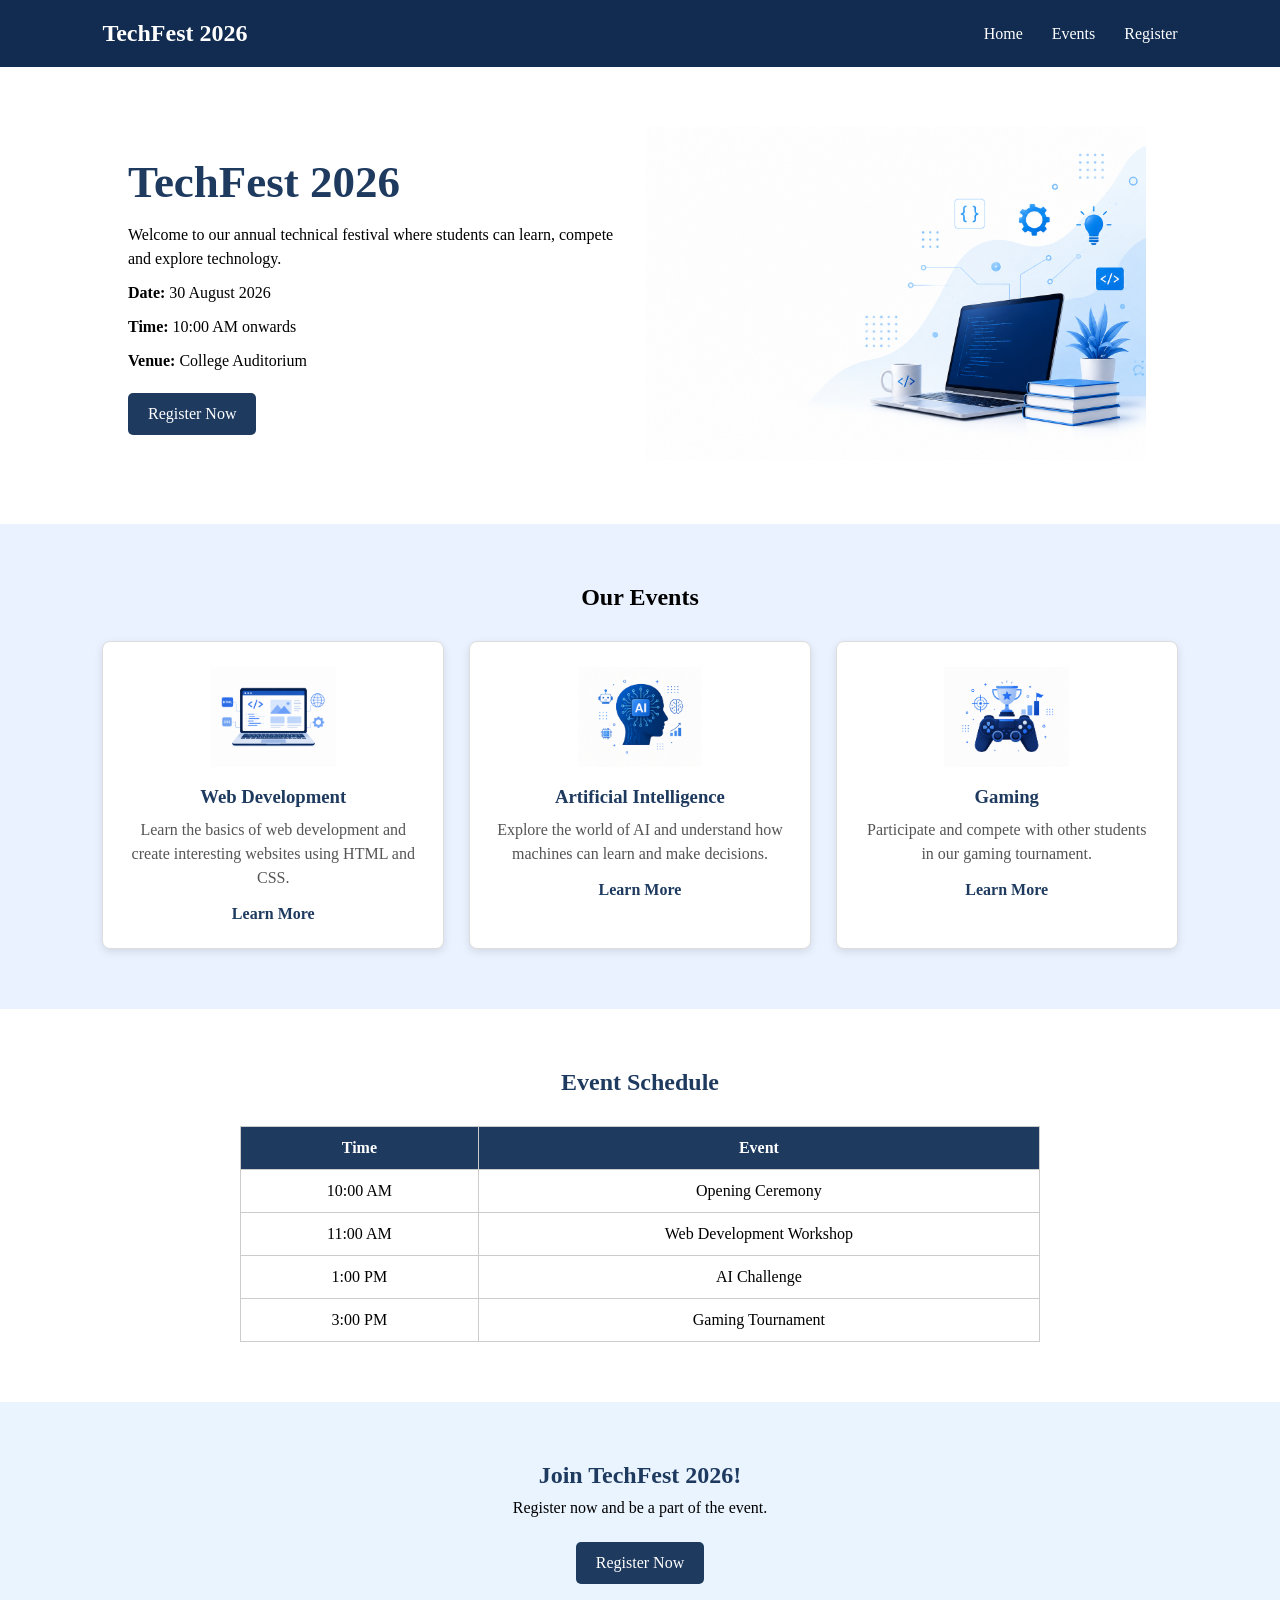
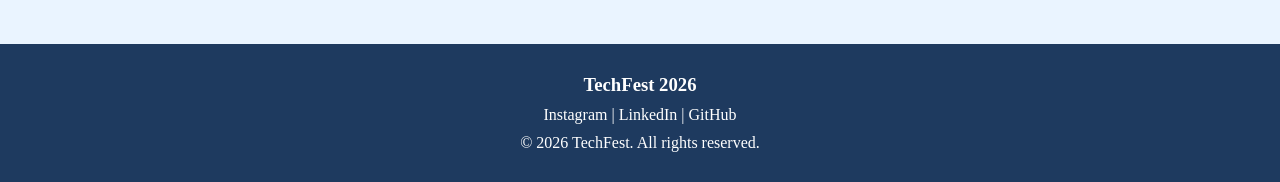
<file: ArchitSinghal/index.html>
<!DOCTYPE html>
<html lang="en">

<head>
    <meta charset="UTF-8">
    <meta name="viewport" content="width=device-width, initial-scale=1.0">

    <title>TechFest 2026</title>

    <link rel="stylesheet" href="style.css">
</head>

<body>

    <header>
        <h2>TechFest 2026</h2>

        <nav>
            <a href="#home">Home</a>
            <a href="#events">Events</a>
            <a href="#register">Register</a>
        </nav>
    </header>


    <main>

        
        <section id="home" class="hero">


            <div class="hero-text">

                <h1>TechFest 2026</h1>

                

                <p>
                    Welcome to our annual technical festival where students
                    can learn, compete and explore technology.
                </p>

                

                <p><b>Date:</b> 30 August 2026</p>
                <p><b>Time:</b> 10:00 AM onwards</p>
                <p><b>Venue:</b> College Auditorium</p>

                

                <a href="#register">Register Now</a>

            </div>

            <div class="hero-image">
                <img src="images/TechFest.png" alt="Technology themed illustration for TechFest 2026">
            </div>

        </section>


        
        <section id="events">

            <h2>Our Events</h2>

            <div class="event-container">

                <article>

                    <img src="images/WebDevelopement.png" alt="Web development">

                    <h3>Web Development</h3>

                    <p>
                        Learn the basics of web development and create
                        interesting websites using HTML and CSS.
                    </p>

                    <a href="#">Learn More</a>

                </article>


                <article>

                    <img src="images/AI.png" alt="Artificial Intelligence">

                    <h3>Artificial Intelligence</h3>

                    <p>
                        Explore the world of AI and understand how machines
                        can learn and make decisions.
                    </p>

                    <a href="#">Learn More</a>

                </article>


                <article>

                    <img src="images/Game.png" alt="Gaming">

                    <h3>Gaming</h3>

                    <p>
                        Participate and compete with other students in
                        our gaming tournament.
                    </p>

                    <a href="#">Learn More</a>

                </article>

            </div>

        </section>


        
        <section id="schedule">

            <h2>Event Schedule</h2>

            <table>

                <tr>
                    <th>Time</th>
                    <th>Event</th>
                </tr>

                <tr>
                    <td>10:00 AM</td>
                    <td>Opening Ceremony</td>
                </tr>

                <tr>
                    <td>11:00 AM</td>
                    <td>Web Development Workshop</td>
                </tr>

                <tr>
                    <td>1:00 PM</td>
                    <td>AI Challenge</td>
                </tr>

                <tr>
                    <td>3:00 PM</td>
                    <td>Gaming Tournament</td>
                </tr>

            </table>

        </section>


        
        <section id="register">

            <h2>Join TechFest 2026!</h2>

            <p>
                Register now and be a part of the event.
            </p>

            <a href="#">Register Now</a>

        </section>

    </main>

    <footer>
        <h3>TechFest 2026</h3>

        <p>
            <a href="#">Instagram</a> |
            <a href="#">LinkedIn</a> |
            <a href="#">GitHub</a>
        </p>

        <p>
            &copy; 2026 TechFest. All rights reserved.
        </p>
    </footer>

</body>

</html>
</file>
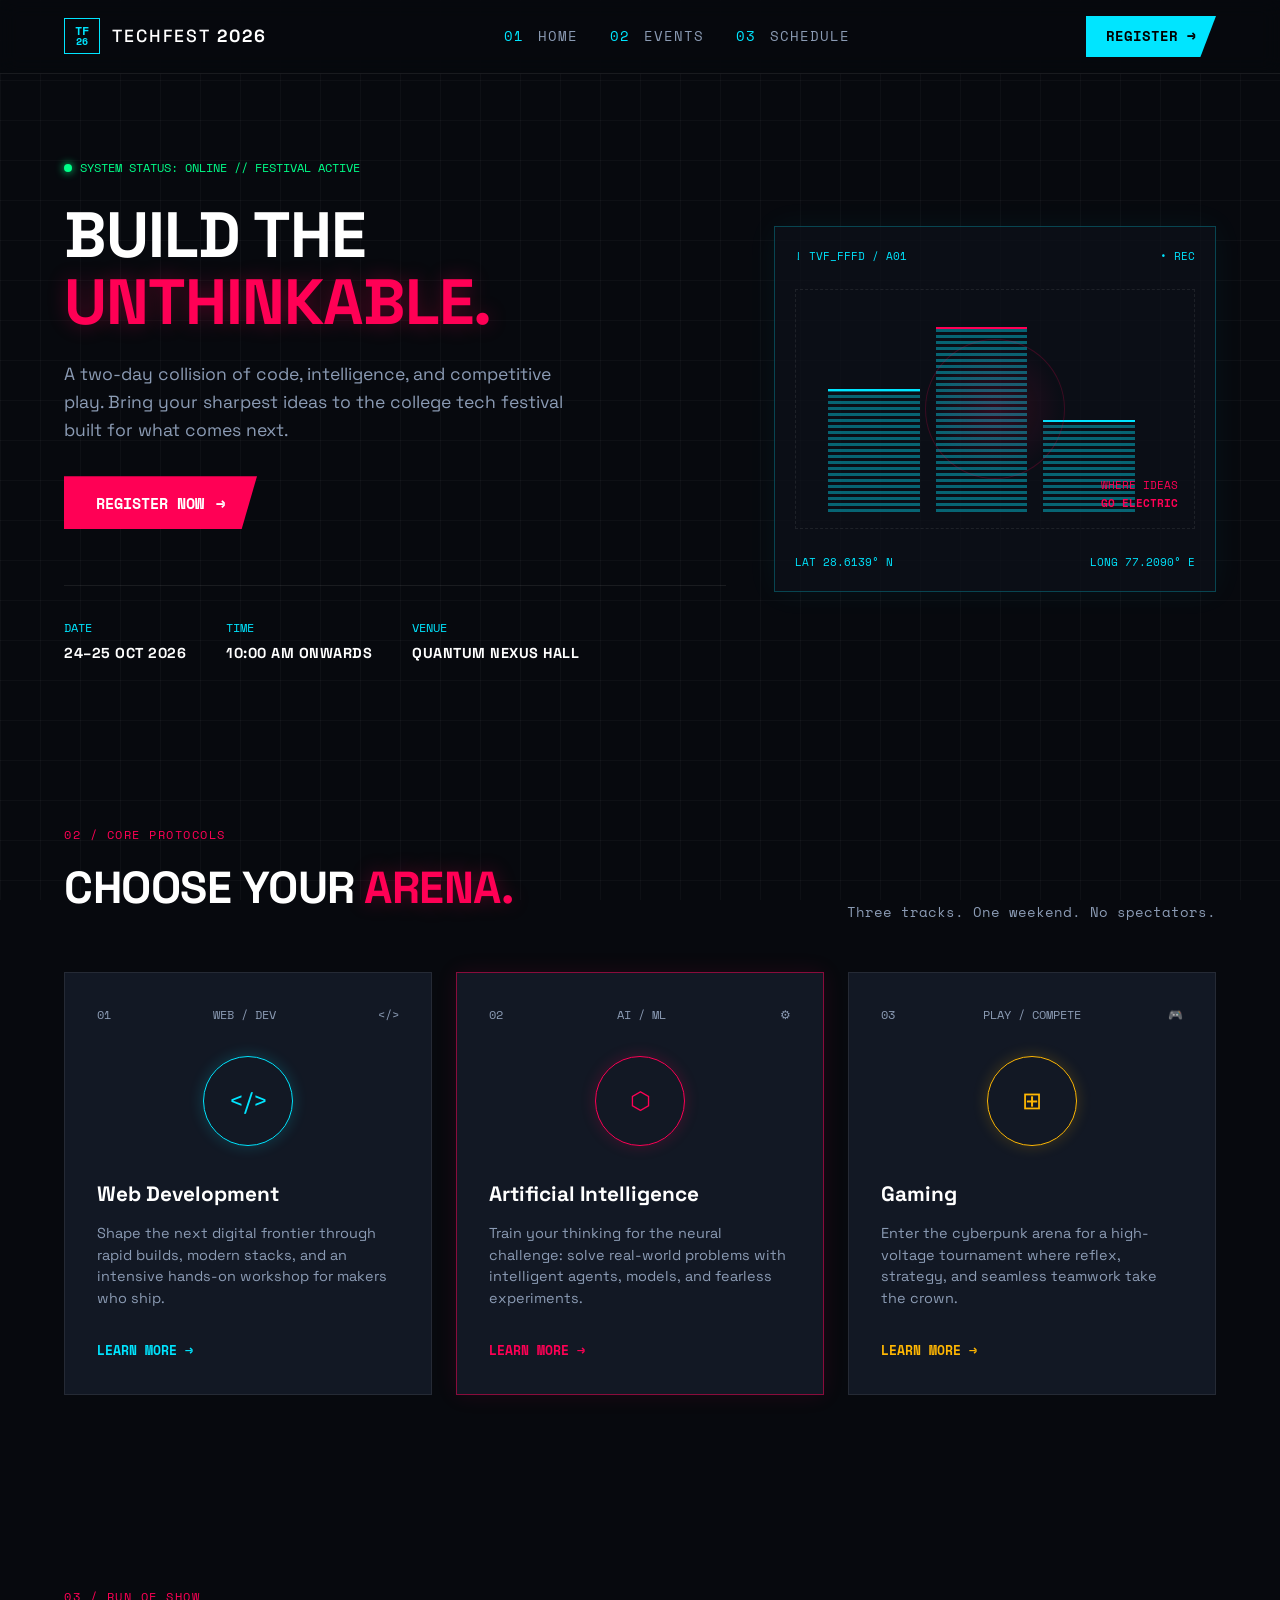
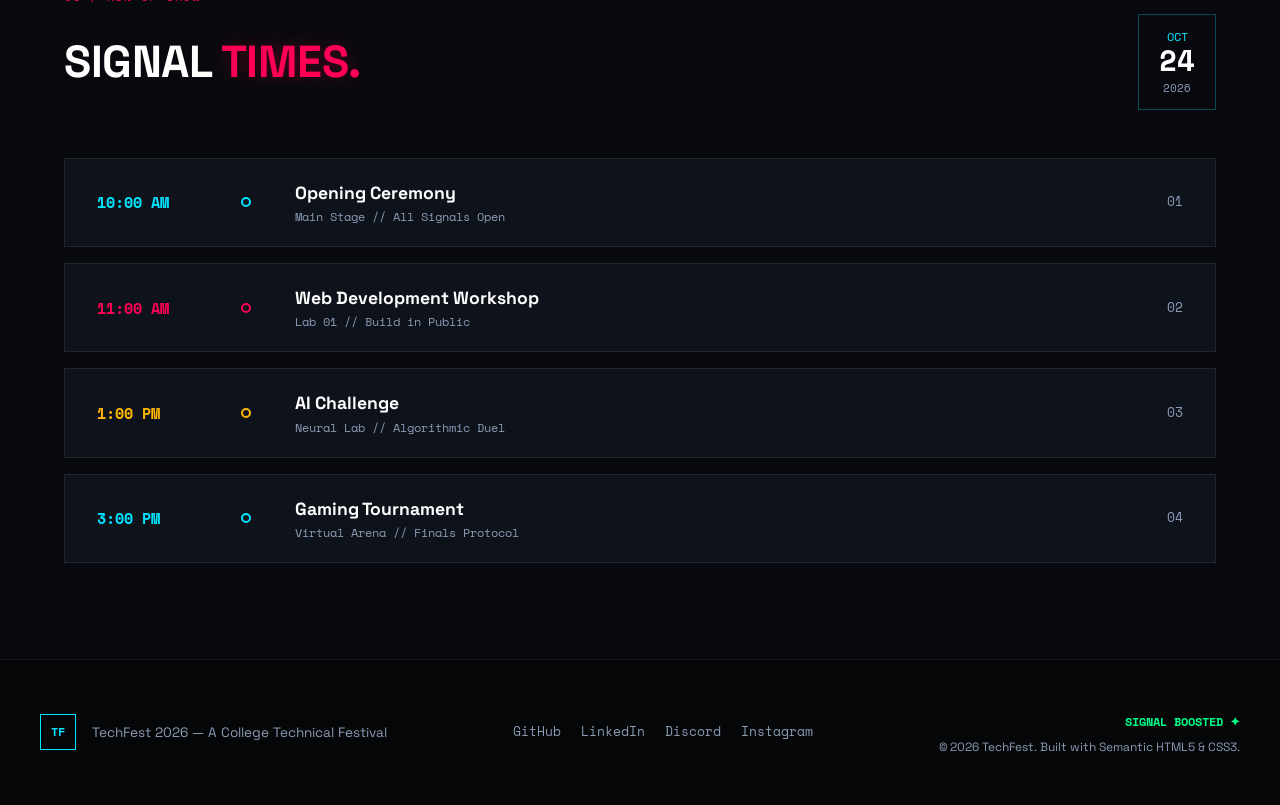
<file: Dev_Rastogi/index.html>
<!DOCTYPE html>
<html lang="en">
<head>
  <meta charset="UTF-8" />
  <meta name="viewport" content="width=device-width, initial-scale=1.0" />
  <title>TechFest 2026 | Build the Unthinkable</title>
  <link rel="stylesheet" href="style.css" />
  <link rel="preconnect" href="https://fonts.googleapis.com">
  <link rel="preconnect" href="https://fonts.gstatic.com" crossorigin>
  <link href="https://fonts.googleapis.com/css2?family=Space+Grotesk:wght@400;500;700;900&family=Space+Mono:wght@400;700&display=swap" rel="stylesheet">
</head>
<body>

  <!-- Background Grid Overlay -->
  <div class="bg-grid"></div>

  <!-- Header / Navigation -->
  <header class="header">
    <div class="header-container">
      <!-- brand logo and name  -->
      <a href="#home" class="brand-logo">
        <span class="logo-badge">TF<br><small>26</small></span>
        <span class="logo-text">TECHFEST <strong>2026</strong></span>
      </a>
      <!-- links -->
      <nav class="nav-menu">
        <a href="#home" class="nav-link"><span class="nav-num">01</span> HOME</a>
        <a href="#events" class="nav-link"><span class="nav-num">02</span> EVENTS</a>
        <a href="#schedule" class="nav-link"><span class="nav-num">03</span> SCHEDULE</a>
      </nav>
      <!-- register button -->
      <a href="#register" class="btn-primary-neon">REGISTER &rarr;</a>
    </div>
  </header>

  <main>
    <!-- Hero Section -->
    <section id="home" class="hero-section">
      <div class="hero-container">
        
        <div class="hero-content">
          <div class="status-indicator">
            <span class="status-dot"></span>
            <span class="status-text">SYSTEM STATUS: ONLINE // FESTIVAL ACTIVE</span>
          </div>

          <h1 class="hero-title">
            BUILD THE <br />
            <span class="text-neon-pink">UNTHINKABLE.</span>
          </h1>

          <p class="hero-desc">
            A two-day collision of code, intelligence, and competitive play.
            Bring your sharpest ideas to the college tech festival built for what comes next.
          </p>

          <div class="hero-actions">
            <a href="#register" class="btn-cta-pink">
              REGISTER NOW <span>&rarr;</span>
            </a>
          </div>

          <!-- Event Meta Data -->
          <div class="hero-meta-bar">
            <div class="meta-item">
              <span class="meta-label">DATE</span>
              <span class="meta-value">24–25 OCT 2026</span>
            </div>
            <div class="meta-item">
              <span class="meta-label">TIME</span>
              <span class="meta-value">10:00 AM ONWARDS</span>
            </div>
            <div class="meta-item">
              <span class="meta-label">VENUE</span>
              <span class="meta-value">QUANTUM NEXUS HALL</span>
            </div>
          </div>
        </div>

        <!-- Cyberpunk Illustration Card -->
        <div class="hero-visual">
          <div class="hud-box">
            <div class="hud-header">
              <span>! TVF_FFFD / A01</span>
              <span>• REC</span>
            </div>
            <div class="hud-canvas">
              <div class="radar-circle"></div>
              <div class="radar-sweep"></div>
              <div class="hud-bar bar-1"></div>
              <div class="hud-bar bar-2"></div>
              <div class="hud-bar bar-3"></div>
              <div class="hud-tag">WHERE IDEAS<br><strong>GO ELECTRIC</strong></div>
            </div>
            <div class="hud-footer">
              <span>LAT 28.6139° N</span>
              <span>LONG 77.2090° E</span>
            </div>
          </div>
        </div>

      </div>
    </section>

    <!-- Events Section -->
    <section id="events" class="events-section">
      <div class="section-container">
        <div class="section-tag">02 / CORE PROTOCOLS</div>
        <div class="section-header-wrap">
          <h2 class="section-title">CHOOSE YOUR <span class="text-neon-pink">ARENA.</span></h2>
          <p class="section-subtitle">Three tracks. One weekend. No spectators.</p>
        </div>

        <div class="events-grid">
          
          <!-- Event 1: Web Dev -->
          <article class="event-card">
            <div class="card-head">
              <span class="card-index">01</span>
              <span class="card-track">WEB / DEV</span>
              <span class="card-icon">&lt;/&gt;</span>
            </div>
            <div class="card-visual-circle circle-cyan">
              <span class="vector-symbol">&lt;/&gt;</span>
            </div>
            <h3 class="card-title">Web Development</h3>
            <p class="card-desc">
              Shape the next digital frontier through rapid builds, modern stacks, and an intensive hands-on workshop for makers who ship.
            </p>
            <a href="#register" class="card-link link-cyan">LEARN MORE &rarr;</a>
          </article>

          <!-- Event 2: AI -->
          <article class="event-card active-card">
            <div class="card-head">
              <span class="card-index">02</span>
              <span class="card-track">AI / ML</span>
              <span class="card-icon">&#x2699;</span>
            </div>
            <div class="card-visual-circle circle-pink">
              <span class="vector-symbol">&#x2B21;</span>
            </div>
            <h3 class="card-title">Artificial Intelligence</h3>
            <p class="card-desc">
              Train your thinking for the neural challenge: solve real-world problems with intelligent agents, models, and fearless experiments.
            </p>
            <a href="#register" class="card-link link-pink">LEARN MORE &rarr;</a>
          </article>

          <!-- Event 3: Gaming -->
          <article class="event-card">
            <div class="card-head">
              <span class="card-index">03</span>
              <span class="card-track">PLAY / COMPETE</span>
              <span class="card-icon">&#x1F3AE;</span>
            </div>
            <div class="card-visual-circle circle-yellow">
              <span class="vector-symbol">&#x229E;</span>
            </div>
            <h3 class="card-title">Gaming</h3>
            <p class="card-desc">
              Enter the cyberpunk arena for a high-voltage tournament where reflex, strategy, and seamless teamwork take the crown.
            </p>
            <a href="#register" class="card-link link-yellow">LEARN MORE &rarr;</a>
          </article>

        </div>
      </div>
    </section>

    <!-- Schedule Section -->
    <section id="schedule" class="schedule-section">
      <div class="section-container">
        <div class="section-tag">03 / RUN OF SHOW</div>
        <div class="schedule-header-wrap">
          <h2 class="section-title">SIGNAL <span class="text-neon-pink">TIMES.</span></h2>
          <div class="date-badge">
            <span class="month">OCT</span>
            <span class="day">24</span>
            <span class="year">2026</span>
          </div>
        </div>

        <div class="schedule-list">
          
          <div class="schedule-row">
            <div class="schedule-time cyan-accent">10:00 AM</div>
            <div class="schedule-node node-cyan"></div>
            <div class="schedule-info">
              <h4 class="event-name">Opening Ceremony</h4>
              <p class="event-loc">Main Stage // All Signals Open</p>
            </div>
            <span class="schedule-idx">01</span>
          </div>

          <div class="schedule-row">
            <div class="schedule-time pink-accent">11:00 AM</div>
            <div class="schedule-node node-pink"></div>
            <div class="schedule-info">
              <h4 class="event-name">Web Development Workshop</h4>
              <p class="event-loc">Lab 01 // Build in Public</p>
            </div>
            <span class="schedule-idx">02</span>
          </div>

          <div class="schedule-row">
            <div class="schedule-time yellow-accent">1:00 PM</div>
            <div class="schedule-node node-yellow"></div>
            <div class="schedule-info">
              <h4 class="event-name">AI Challenge</h4>
              <p class="event-loc">Neural Lab // Algorithmic Duel</p>
            </div>
            <span class="schedule-idx">03</span>
          </div>

          <div class="schedule-row">
            <div class="schedule-time cyan-accent">3:00 PM</div>
            <div class="schedule-node node-cyan"></div>
            <div class="schedule-info">
              <h4 class="event-name">Gaming Tournament</h4>
              <p class="event-loc">Virtual Arena // Finals Protocol</p>
            </div>
            <span class="schedule-idx">04</span>
          </div>

        </div>
      </div>
    </section>
  </main>

  <!-- Footer -->
  <footer id="register" class="footer">
    <div class="footer-container">
      <div class="footer-brand">
        <span class="logo-badge">TF</span>
        <p class="footer-tagline">TechFest 2026 &mdash; A College Technical Festival</p>
      </div>

      <div class="social-links">
        <a href="#" class="social-btn">GitHub</a>
        <a href="#" class="social-btn">LinkedIn</a>
        <a href="#" class="social-btn">Discord</a>
        <a href="#" class="social-btn">Instagram</a>
      </div>

      <div class="footer-meta">
        <span class="status-boost">SIGNAL BOOSTED &#10022;</span>
        <p class="copyright">&copy; 2026 TechFest. Built with Semantic HTML5 &amp; CSS3.</p>
      </div>
    </div>
  </footer>

</body>
</html>
</file>
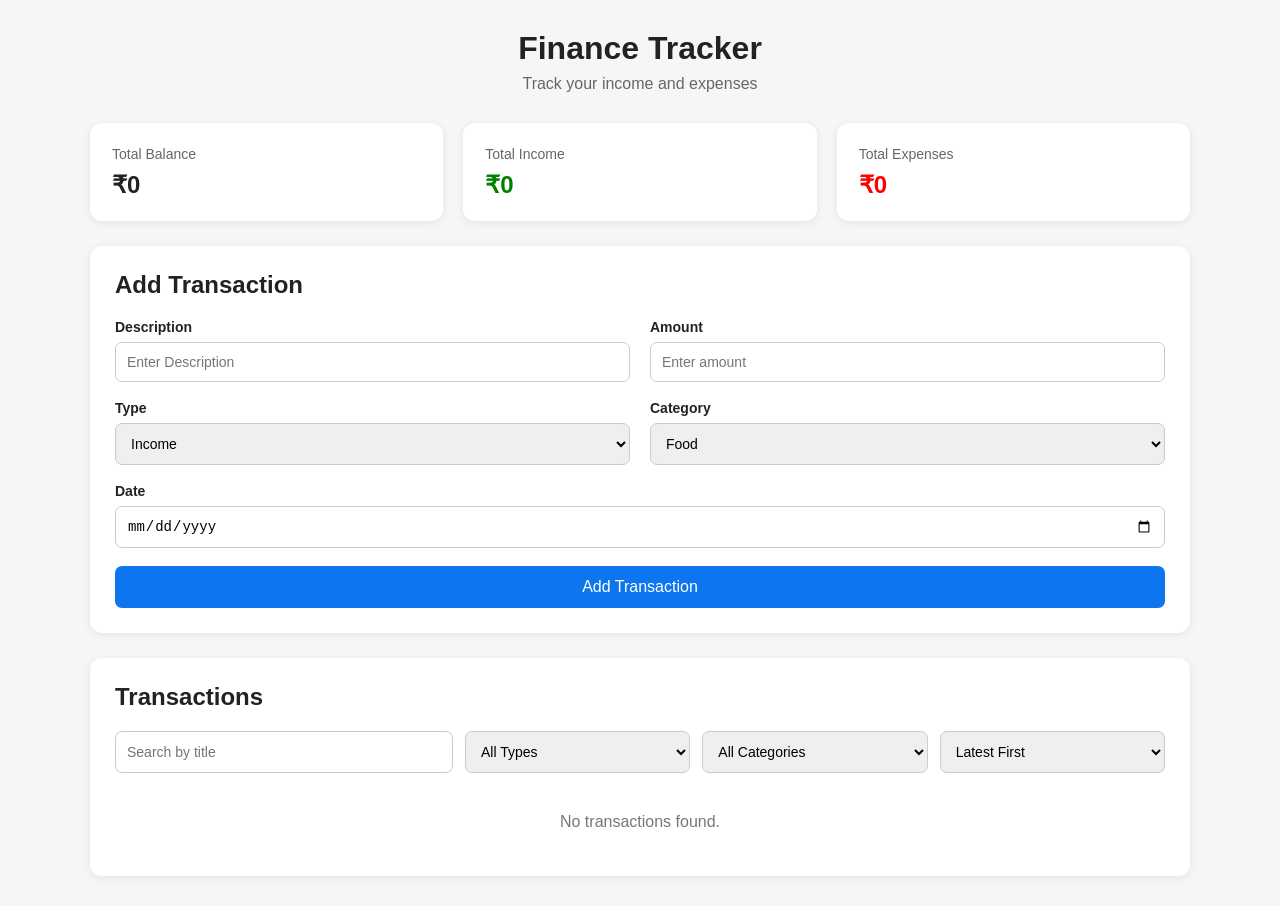
<file: Manish-Kumar/index.html>
<!DOCTYPE html>
<html lang="en">
<head>
    <meta charset="UTF-8">
    <meta name="viewport" content="width=device-width, initial-scale=1.0">
    <title>Finance Tracker</title>
    <link rel="stylesheet" href="style.css">
</head>
<body>

    <div class="app">
        <div class="head">
            <h1>Finance Tracker</h1>
            <p>Track your income and expenses</p>
        </div>

        <div class="cards">
            <div class="card balance">
                <span class="label">Total Balance</span>
                <h2 id="balance">₹0</h2>
            </div>
            <div class="card income">
                <span class="label">Total Income</span>
                <h2 id="income">₹0</h2>
            </div>
            <div class="card expense">
                <span class="label">Total Expenses</span>
                <h2 id="expense">₹0</h2>
            </div>
        </div>

        <div class="box">
            <h2>Add Transaction</h2>
            <form id="form">
                <div class="row">
                    <div class="group">
                        <label>Description</label>
                        <input type="text" id="title" placeholder="Enter Description">
                    </div>
                    <div class="group">
                        <label>Amount</label>
                        <input type="number" id="amount" placeholder="Enter amount">
                    </div>
                </div>
                <div class="row">
                    <div class="group">
                        <label>Type</label>
                        <select id="type">
                            <option value="income">Income</option>
                            <option value="expense">Expense</option>
                        </select>
                    </div>
                    <div class="group">
                        <label>Category</label>
                        <select id="category">
                            <option value="Food">Food</option>
                            <option value="Travel">Travel</option>
                            <option value="Shopping">Shopping</option>
                            <option value="Education">Education</option>
                            <option value="Salary">Salary</option>
                            <option value="Other">Other</option>
                        </select>
                    </div>
                </div>
                <div class="group">
                    <label>Date</label>
                    <input type="date" id="date">
                </div>
                <button class="addbtn" type="submit">
                    Add Transaction
                </button>
            </form>
        </div>

        <div class="box">
            <h2>Transactions</h2>
            <div class="filters">
                <input type="text" id="search" placeholder="Search by title">
                <select id="typefilter">
                    <option value="all">All Types</option>
                    <option value="income">Income</option>
                    <option value="expense">Expense</option>
                </select>
                <select id="catfilter">
                    <option value="all">All Categories</option>
                    <option value="Food">Food</option>
                    <option value="Travel">Travel</option>
                    <option value="Shopping">Shopping</option>
                    <option value="Education">Education</option>
                    <option value="Salary">Salary</option>
                    <option value="Other">Other</option>
                </select>
                <select id="sort">
                    <option value="dateDesc">Latest First</option>
                    <option value="dateAsc">Oldest First</option>
                    <option value="amountDesc">Highest Amount</option>
                    <option value="amountAsc">Lowest Amount</option>
                </select>
            </div>

            <div id="list" class="list"></div>
            <p id="empty" class="empty">No transactions found.</p>
        </div>
    </div>


    <div id="modal" class="modal hide">
        <div class="modalbox">
            <h2>Edit Transaction</h2>
            <form id="editform">
                <input type="hidden" id="editid">
                <div class="group">
                    <label>Title / Description</label>
                    <input type="text" id="edittitle">
                </div>
                <div class="group">
                    <label>Amount</label>
                    <input type="number" id="editamount">
                </div>
                <div class="group">
                    <label>Type</label>
                    <select id="edittype">
                        <option value="income">Income</option>
                        <option value="expense">Expense</option>
                    </select>
                </div>
                <div class="group">
                    <label>Category</label>
                    <select id="editcat">
                        <option value="Food">Food</option>
                        <option value="Travel">Travel</option>
                        <option value="Shopping">Shopping</option>
                        <option value="Education">Education</option>
                        <option value="Salary">Salary</option>
                        <option value="Other">Other</option>
                    </select>
                </div>
                <div class="group">
                    <label>Date</label>
                    <input type="date" id="editdate">
                </div>
                <div class="actions">
                    <button type="button" id="cancel" class="cancel">
                        Cancel
                    </button>
                    <button type="submit" class="save">
                        Save Changes
                    </button>
                </div>
            </form>
        </div>
    </div>

    
    <script src="script.js"></script>

</body>
</html>
</file>
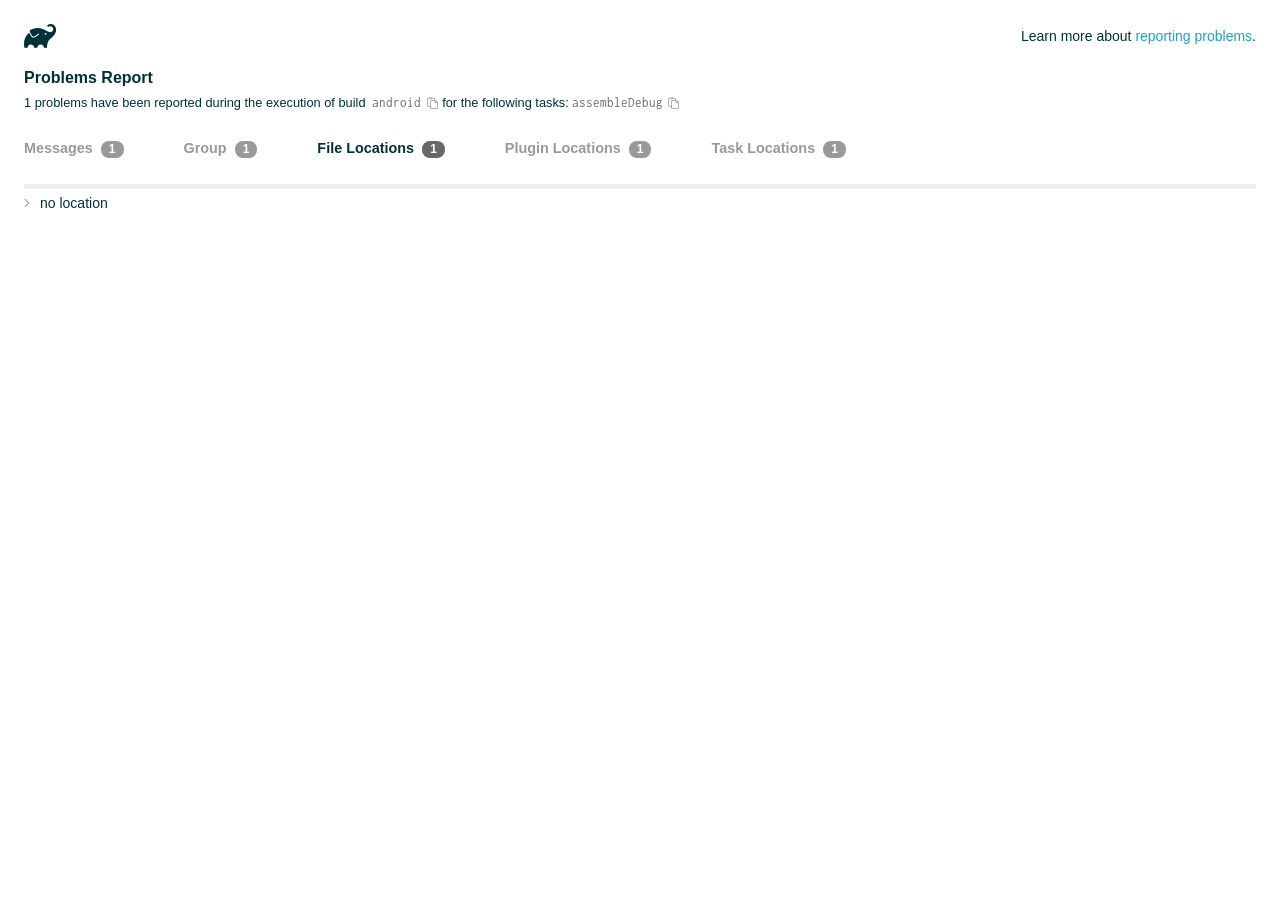
<file: Ankit_Shukla/my_app/android/build/reports/problems/problems-report.html>
<!DOCTYPE html>

<html lang="en">
<head>
    <!-- Required meta tags -->
    <meta charset="utf-8">
    <meta name="viewport" content="width=device-width, initial-scale=1, shrink-to-fit=no">

                    <style type="text/css">
                /*! normalize.css v7.0.0 | MIT License | github.com/necolas/normalize.css */
html {
    line-height: 1.15;
    -ms-text-size-adjust: 100%;
    -webkit-text-size-adjust: 100%
}

body {
    margin: 0
}

article, aside, footer, header, nav, section {
    display: block
}

h1 {
    font-size: 2em;
    margin: .67em 0
}

figcaption, figure, main {
    display: block
}

figure {
    margin: 1em 40px
}

hr {
    box-sizing: content-box;
    height: 0;
    overflow: visible
}

pre {
    font-family: monospace, monospace;
    font-size: 1em
}

a {
    background-color: transparent;
    -webkit-text-decoration-skip: objects
}

abbr[title] {
    border-bottom: none;
    text-decoration: underline;
    text-decoration: underline dotted
}

b, strong {
    font-weight: inherit
}

b, strong {
    font-weight: bolder
}

code, kbd, samp {
    font-family: monospace, monospace;
    font-size: 1em
}

dfn {
    font-style: italic
}

mark {
    background-color: #ff0;
    color: #000
}

small {
    font-size: 80%
}

sub, sup {
    font-size: 75%;
    line-height: 0;
    position: relative;
    vertical-align: baseline
}

sub {
    bottom: -.25em
}

sup {
    top: -.5em
}

audio, video {
    display: inline-block
}

audio:not([controls]) {
    display: none;
    height: 0
}

img {
    border-style: none
}

svg:not(:root) {
    overflow: hidden
}

button, input, optgroup, select, textarea {
    font-family: sans-serif;
    font-size: 100%;
    line-height: 1.15;
    margin: 0
}

button, input {
    overflow: visible
}

button, select {
    text-transform: none
}

[type=reset], [type=submit], button, html [type=button] {
    -webkit-appearance: button
}

[type=button]::-moz-focus-inner, [type=reset]::-moz-focus-inner, [type=submit]::-moz-focus-inner, button::-moz-focus-inner {
    border-style: none;
    padding: 0
}

[type=button]:-moz-focusring, [type=reset]:-moz-focusring, [type=submit]:-moz-focusring, button:-moz-focusring {
    outline: 1px dotted ButtonText
}

fieldset {
    padding: .35em .75em .625em
}

legend {
    box-sizing: border-box;
    color: inherit;
    display: table;
    max-width: 100%;
    padding: 0;
    white-space: normal
}

progress {
    display: inline-block;
    vertical-align: baseline
}

textarea {
    overflow: auto
}

[type=checkbox], [type=radio] {
    box-sizing: border-box;
    padding: 0
}

[type=number]::-webkit-inner-spin-button, [type=number]::-webkit-outer-spin-button {
    height: auto
}

[type=search] {
    -webkit-appearance: textfield;
    outline-offset: -2px
}

[type=search]::-webkit-search-cancel-button, [type=search]::-webkit-search-decoration {
    -webkit-appearance: none
}

::-webkit-file-upload-button {
    -webkit-appearance: button;
    font: inherit
}

details, menu {
    display: block
}

summary {
    display: list-item
}

canvas {
    display: inline-block
}

template {
    display: none
}

[hidden] {
    display: none
}

/* configuration cache styles */

.report-wrapper {
    margin: 0;
    padding: 0 24px;
}

.gradle-logo {
    width: 32px;
    height: 24px;
    background-image: url("[data-uri]");
    background-size: contain;
}

.header {
    display: flex;
    flex-wrap: wrap;
    top: 0;
    left: 0;
    width: 100%;
    padding-top: 24px;
    background-color: white;
}

.learn-more {
    margin-left: auto;
    align-self: center;
    font-size: 0.875rem;
    font-weight: normal;
}

.title {
    display: flex;
    align-items: center;
    padding: 18px 0 24px 0;
    flex: 1 0 100%;
}

.content {
    font-size: 0.875rem;
    white-space: nowrap;
}

.content ol:first-of-type {
    margin: 0;
}

.tree-btn {
    cursor: pointer;
    display: inline-block;
    width: 16px;
    height: 16px;
    background-size: contain;
    background-repeat: no-repeat;
    vertical-align: middle;
    margin-top: -0.2em;
}

.tree-btn.collapsed {
    background-image: url('data:image/svg+xml;utf8,<svg xmlns="http://www.w3.org/2000/svg" viewBox="0 0 192 512"><path d="M166.9 264.5l-117.8 116c-4.7 4.7-12.3 4.7-17 0l-7.1-7.1c-4.7-4.7-4.7-12.3 0-17L127.3 256 25.1 155.6c-4.7-4.7-4.7-12.3 0-17l7.1-7.1c4.7-4.7 12.3-4.7 17 0l117.8 116c4.6 4.7 4.6 12.3-.1 17z" fill="%23999999" stroke="%23999999"/></svg>');
}

.tree-btn.expanded {
    background-image: url('data:image/svg+xml;utf8,<svg xmlns="http://www.w3.org/2000/svg" viewBox="0 0 256 512"><path d="M119.5 326.9L3.5 209.1c-4.7-4.7-4.7-12.3 0-17l7.1-7.1c4.7-4.7 12.3-4.7 17 0L128 287.3l100.4-102.2c4.7-4.7 12.3-4.7 17 0l7.1 7.1c4.7 4.7 4.7 12.3 0 17L136.5 327c-4.7 4.6-12.3 4.6-17-.1z" fill="%23999999" stroke="%23999999"/></svg>');
}

ul .tree-btn {
    margin-right: 3px;
}

.leaf-icon {
    display: inline-block;
    width: 16px;
    height: 16px;
    background-image: url('data:image/svg+xml;utf8,<svg xmlns="http://www.w3.org/2000/svg" viewBox="0 0 256 512"><path d="M32 256 H224" stroke="%23999999" stroke-width="48" stroke-linecap="round"/></svg>');
    background-size: contain;
    background-repeat: no-repeat;
    vertical-align: middle;
    margin-top: -0.2em;
}

.invisible-text {
    user-select: all; /* Allow the text to be selectable */
    color: transparent; /* Hide the text */
    text-indent: -9999px; /* Move the text out of view */
    position: relative;
    white-space: pre; /* Preserve meaningful whitespace in the invisible text for copying */
}

.text-for-copy {
    display: inline-block;
}

.enum-icon {
    display: inline-block;
    width: 16px;
    height: 16px;
    background-image: url('data:image/svg+xml;utf8,<svg xmlns="http://www.w3.org/2000/svg" viewBox="0 0 1024 1024"><circle cx="512" cy="512" r="200" /></svg>');
    background-size: contain;
    background-repeat: no-repeat;
    vertical-align: middle;
    margin-inline-start: 0.5ex;
    margin-inline-end: 0.5ex;
    margin-top: -0.2em;
}

.error-icon {
    display: inline-block;
    width: 16px;
    height: 16px;
    background-image: url('data:image/svg+xml;utf8,<svg xmlns="http://www.w3.org/2000/svg" viewBox="0 0 320 512"><path d="M193.94 256L296.5 153.44l21.15-21.15c3.12-3.12 3.12-8.19 0-11.31l-22.63-22.63c-3.12-3.12-8.19-3.12-11.31 0L160 222.06 36.29 98.34c-3.12-3.12-8.19-3.12-11.31 0L2.34 120.97c-3.12 3.12-3.12 8.19 0 11.31L126.06 256 2.34 379.71c-3.12 3.12-3.12 8.19 0 11.31l22.63 22.63c3.12 3.12 8.19 3.12 11.31 0L160 289.94 262.56 392.5l21.15 21.15c3.12 3.12 8.19 3.12 11.31 0l22.63-22.63c3.12-3.12 3.12-8.19 0-11.31L193.94 256z" fill="%23FC461E" stroke="%23FC461E"/></svg>');
    background-size: contain;
    background-repeat: no-repeat;
    vertical-align: middle;
    margin-inline-start: 0.5ex;
    margin-inline-end: 0.5ex;
    margin-top: -0.2em;
}

.advice-icon {
    display: inline-block;
    width: 16px;
    height: 16px;
    background-image: url('data:image/svg+xml;utf8,<svg width="800px" height="800px" viewBox="-4.93 0 122.88 122.88" version="1.1" id="Layer_1" xmlns="http://www.w3.org/2000/svg" xmlns:xlink="http://www.w3.org/1999/xlink"  style="enable-background:new 0 0 113.01 122.88" xml:space="preserve"><g><path d="M44.13,102.06c-1.14,0.03-2.14-0.81-2.3-1.96c-0.17-1.2,0.64-2.31,1.82-2.54c-1.3-7.37-4.85-11.43-8.6-15.72 c-2.92-3.34-5.95-6.81-8.34-11.92c-2.35-5.03-3.64-10.23-3.6-15.63c0.05-5.4,1.42-10.96,4.4-16.71c0.02-0.04,0.04-0.07,0.06-0.11 l0,0c3.91-6.62,9.38-11.04,15.47-13.52c5.11-2.09,10.66-2.8,16.1-2.3c5.42,0.5,10.73,2.2,15.37,4.94 c5.9,3.49,10.75,8.67,13.42,15.21c1.44,3.54,2.42,7.49,2.54,11.82c0.12,4.31-0.62,8.96-2.61,13.88 c-2.66,6.59-6.18,10.68-9.47,14.51c-3.03,3.53-5.85,6.81-7.42,11.84c0.89,0.21,1.59,0.94,1.73,1.9c0.17,1.24-0.7,2.39-1.94,2.56 l-0.77,0.11c-0.14,1.09-0.23,2.26-0.27,3.51l0.25-0.04c1.24-0.17,2.39,0.7,2.56,1.94c0.17,1.24-0.7,2.39-1.94,2.56l-0.78,0.11 c0.01,0.15,0.02,0.3,0.03,0.45l0,0c0.07,0.88,0.08,1.73,0.03,2.54l0.13-0.02c1.25-0.15,2.38,0.74,2.54,1.98 c0.15,1.25-0.74,2.38-1.98,2.54l-1.68,0.21c-1.2,3.11-3.34,5.48-5.87,6.94c-1.74,1.01-3.67,1.59-5.61,1.71 c-1.97,0.12-3.96-0.25-5.78-1.13c-2.08-1.02-3.94-2.71-5.29-5.14c-0.65-0.33-1.13-0.97-1.23-1.75c-0.04-0.31-0.01-0.61,0.07-0.89 c-0.39-1.16-0.68-2.43-0.87-3.83l-0.07,0.01c-1.24,0.17-2.39-0.7-2.56-1.94c-0.17-1.24,0.7-2.39,1.94-2.56l0.54-0.08 C44.19,104.32,44.18,103.16,44.13,102.06L44.13,102.06z M2.18,58.86C1.01,58.89,0.04,57.98,0,56.81c-0.04-1.17,0.88-2.14,2.05-2.18 l8.7-0.3c1.17-0.04,2.14,0.88,2.18,2.05c0.04,1.17-0.88,2.14-2.05,2.18L2.18,58.86L2.18,58.86z M110.68,50.25 c1.16-0.12,2.2,0.73,2.32,1.89c0.12,1.16-0.73,2.2-1.89,2.32l-8.66,0.91c-1.16,0.12-2.2-0.73-2.32-1.89 c-0.12-1.16,0.73-2.2,1.89-2.32L110.68,50.25L110.68,50.25z M94.91,14.78c0.65-0.97,1.96-1.23,2.93-0.58 c0.97,0.65,1.23,1.96,0.58,2.93l-4.84,7.24c-0.65,0.97-1.96,1.23-2.93,0.58c-0.97-0.65-1.23-1.96-0.58-2.93L94.91,14.78 L94.91,14.78z M57.63,2.06c0.03-1.17,1-2.09,2.16-2.06c1.17,0.03,2.09,1,2.06,2.16l-0.22,8.7c-0.03,1.17-1,2.09-2.16,2.06 c-1.17-0.03-2.09-1-2.06-2.16L57.63,2.06L57.63,2.06z M13.88,15.53c-0.86-0.8-0.9-2.14-0.11-2.99c0.8-0.86,2.14-0.9,2.99-0.11 l6.37,5.94c0.86,0.8,0.9,2.14,0.11,2.99c-0.8,0.86-2.14,0.9-2.99,0.11L13.88,15.53L13.88,15.53z M47.88,96.95l18.49-2.63 c1.59-6.7,5.05-10.73,8.8-15.08c3.08-3.58,6.36-7.4,8.76-13.34c1.76-4.35,2.41-8.43,2.31-12.19c-0.1-3.75-0.96-7.21-2.24-10.34 c-2.3-5.63-6.51-10.11-11.65-13.15c-4.11-2.43-8.8-3.94-13.59-4.37c-4.77-0.44-9.64,0.19-14.13,2.02 c-5.26,2.15-9.99,5.97-13.39,11.72c-2.64,5.12-3.86,10.02-3.9,14.73c-0.04,4.74,1.11,9.33,3.2,13.8c2.13,4.56,4.97,7.8,7.69,10.92 C42.47,83.9,46.48,88.49,47.88,96.95L47.88,96.95z M65.62,99.02l-17.27,2.45c0.05,1.1,0.07,2.25,0.05,3.47l17.05-2.42 C65.47,101.29,65.52,100.12,65.62,99.02L65.62,99.02z M48.49,109.52c0.12,0.92,0.3,1.76,0.53,2.54l16.55-2.04 c0.11-0.86,0.13-1.77,0.05-2.74l0,0l0-0.02l-0.01-0.17L48.49,109.52L48.49,109.52z M51.37,116.36c0.64,0.67,1.35,1.19,2.1,1.55 c1.15,0.56,2.42,0.79,3.67,0.72c1.29-0.08,2.57-0.47,3.74-1.15c1.1-0.64,2.09-1.53,2.88-2.65L51.37,116.36L51.37,116.36z"/></g></svg>');
    background-size: contain;
    background-repeat: no-repeat;
    vertical-align: middle;
    margin-inline-start: 0.5ex;
    margin-inline-end: 0.5ex;
    margin-top: -0.2em;
}

.warning-icon {
    display: inline-block;
    width: 13px;
    height: 13px;
    background-image: url('data:image/svg+xml;utf8,<svg xmlns="http://www.w3.org/2000/svg" viewBox="0 0 576 512"><path d="M270.2 160h35.5c3.4 0 6.1 2.8 6 6.2l-7.5 196c-.1 3.2-2.8 5.8-6 5.8h-20.5c-3.2 0-5.9-2.5-6-5.8l-7.5-196c-.1-3.4 2.6-6.2 6-6.2zM288 388c-15.5 0-28 12.5-28 28s12.5 28 28 28 28-12.5 28-28-12.5-28-28-28zm281.5 52L329.6 24c-18.4-32-64.7-32-83.2 0L6.5 440c-18.4 31.9 4.6 72 41.6 72H528c36.8 0 60-40 41.5-72zM528 480H48c-12.3 0-20-13.3-13.9-24l240-416c6.1-10.6 21.6-10.7 27.7 0l240 416c6.2 10.6-1.5 24-13.8 24z" fill="%23DEAD22" stroke="%23DEAD22"/></svg>');
    background-size: contain;
    background-repeat: no-repeat;
    vertical-align: middle;
    margin-inline-start: 0.3ex;
    margin-inline-end: 1.1ex;
    margin-top: -0.1em;
}

.documentation-button {
    cursor: pointer;
    display: inline-block;
    width: 13px;
    height: 13px;
    background-image: url('data:image/svg+xml;utf8,<svg xmlns="http://www.w3.org/2000/svg" viewBox="0 0 512 512"><path d="M256 340c-15.464 0-28 12.536-28 28s12.536 28 28 28 28-12.536 28-28-12.536-28-28-28zm7.67-24h-16c-6.627 0-12-5.373-12-12v-.381c0-70.343 77.44-63.619 77.44-107.408 0-20.016-17.761-40.211-57.44-40.211-29.144 0-44.265 9.649-59.211 28.692-3.908 4.98-11.054 5.995-16.248 2.376l-13.134-9.15c-5.625-3.919-6.86-11.771-2.645-17.177C185.658 133.514 210.842 116 255.67 116c52.32 0 97.44 29.751 97.44 80.211 0 67.414-77.44 63.849-77.44 107.408V304c0 6.627-5.373 12-12 12zM256 40c118.621 0 216 96.075 216 216 0 119.291-96.61 216-216 216-119.244 0-216-96.562-216-216 0-119.203 96.602-216 216-216m0-32C119.043 8 8 119.083 8 256c0 136.997 111.043 248 248 248s248-111.003 248-248C504 119.083 392.957 8 256 8z" fill="%23999999" stroke="%23999999"/></svg>');
    background-size: contain;
    background-repeat: no-repeat;
    vertical-align: middle;
    margin-inline-start: 0.5ex;
    margin-inline-end: 0.5ex;
    margin-top: -0.2em;
}

.documentation-button::selection {
    color: transparent;
}

.documentation-button:hover {
    color: transparent;
}

.copy-button {
    cursor: pointer;
    display: inline-block;
    width: 12px;
    height: 12px;
    background-image: url('data:image/svg+xml;utf8,<svg xmlns="http://www.w3.org/2000/svg" viewBox="0 0 448 512"><path d="M433.941 193.941l-51.882-51.882A48 48 0 0 0 348.118 128H320V80c0-26.51-21.49-48-48-48h-66.752C198.643 13.377 180.858 0 160 0s-38.643 13.377-45.248 32H48C21.49 32 0 53.49 0 80v288c0 26.51 21.49 48 48 48h80v48c0 26.51 21.49 48 48 48h224c26.51 0 48-21.49 48-48V227.882a48 48 0 0 0-14.059-33.941zm-22.627 22.627a15.888 15.888 0 0 1 4.195 7.432H352v-63.509a15.88 15.88 0 0 1 7.431 4.195l51.883 51.882zM160 30c9.941 0 18 8.059 18 18s-8.059 18-18 18-18-8.059-18-18 8.059-18 18-18zM48 384c-8.822 0-16-7.178-16-16V80c0-8.822 7.178-16 16-16h66.752c6.605 18.623 24.389 32 45.248 32s38.643-13.377 45.248-32H272c8.822 0 16 7.178 16 16v48H176c-26.51 0-48 21.49-48 48v208H48zm352 96H176c-8.822 0-16-7.178-16-16V176c0-8.822 7.178-16 16-16h144v72c0 13.2 10.8 24 24 24h72v208c0 8.822-7.178 16-16 16z" fill="%23999999" stroke="%23999999"/></svg>');
    background-size: contain;
    background-repeat: no-repeat;
    vertical-align: middle;
    margin-inline-start: 0.5ex;
    margin-top: -0.2em;
}

.groups{
    display: flex;
    border-bottom: 1px solid #EDEEEF;
    flex: 1 0 100%;
}

.uncategorized {
    display: flex;
    border-top: 4px solid #EDEEEF;
    flex: 1 0 100%;
}

.group-selector {
    padding: 0 52px 24px 0;
    font-size: 0.9rem;
    font-weight: bold;
    color: #999999;
    cursor: pointer;
}

.group-selector__count {
    margin: 0 8px;
    border-radius: 8px;
    background-color: #999;
    color: #fff;
    padding: 1px 8px 2px;
    font-size: 0.75rem;
}

.group-selector--active {
    color: #02303A;
    cursor: auto;
}

.group-selector--active .group-selector__count {
    background-color: #686868;
}

.group-selector--disabled {
    cursor: not-allowed;
}

.accordion-header {
    cursor: pointer;
}

.container {
    padding-left: 0.5em;
    padding-right: 0.5em;
}

.stacktrace {
    border-radius: 4px;
    overflow-x: auto;
    padding: 0.5rem;
    margin-bottom: 0;
    min-width: 1000px;
}

/* Lato (bold, regular) */
@font-face {
    font-display: swap;
    font-family: Lato;
    font-weight: 500;
    font-style: normal;
    src: url("https://assets.gradle.com/lato/fonts/lato-semibold/lato-semibold.woff2") format("woff2"),
    url("https://assets.gradle.com/lato/fonts/lato-semibold/lato-semibold.woff") format("woff");
}

@font-face {
    font-display: swap;
    font-family: Lato;
    font-weight: bold;
    font-style: normal;
    src: url("https://assets.gradle.com/lato/fonts/lato-bold/lato-bold.woff2") format("woff2"),
    url("https://assets.gradle.com/lato/fonts/lato-bold/lato-bold.woff") format("woff");
}

* {
    -webkit-box-sizing: border-box;
    -moz-box-sizing: border-box;
    box-sizing: border-box;
}

html,
body {
    margin: 0;
    padding: 0;
}

html {
    font-family: "Lato", "Helvetica Neue", Arial, sans-serif;
    font-size: 16px;
    font-weight: 400;
    line-height: 1.5;
}

body {
    color: #02303A;
    background-color: #ffffff;
    -webkit-text-size-adjust: 100%;
    -ms-text-size-adjust: 100%;
    -webkit-font-smoothing: antialiased;
}


/* typography */
h1, h2, h3, h4, h5, h6 {
    color: #02303A;
    text-rendering: optimizeLegibility;
    margin: 0;
}

h1 {
    font-size: 1rem;
}

h2 {
    font-size: 0.9rem;
}

h3 {
    font-size: 1.125rem;
}

h4, h5, h6 {
    font-size: 0.875rem;
}

h1 code {
    font-weight: bold;
}

ul, ol, dl {
    list-style-position: outside;
    line-height: 1.6;
    padding: 0;
    margin: 0 0 0 20px;
    list-style-type: none;
}

li {
    line-height: 2;
}

a {
    color: #1DA2BD;
    text-decoration: none;
    transition: all 0.3s ease, visibility 0s;
}

a:hover {
    color: #35c1e4;
}

/* code */
code, pre {
    font-family: Inconsolata, Monaco, "Courier New", monospace;
    font-style: normal;
    font-variant-ligatures: normal;
    font-variant-caps: normal;
    font-variant-numeric: normal;
    font-variant-east-asian: normal;
    font-weight: normal;
    font-stretch: normal;
    color: #686868;
}

*:not(pre) > code {
    letter-spacing: 0;
    padding: 0.1em 0.5ex;
    text-rendering: optimizeSpeed;
    word-spacing: -0.15em;
    word-wrap: break-word;
}

pre {
    font-size: 0.75rem;
    line-height: 1.8;
    margin-top: 0;
    margin-bottom: 1.5em;
    padding: 1rem;
}

pre code {
    background-color: transparent;
    color: inherit;
    line-height: 1.8;
    font-size: 100%;
    padding: 0;
}

a code {
    color: #1BA8CB;
}

pre.code, pre.programlisting, pre.screen, pre.tt {
    background-color: #f7f7f8;
    border-radius: 4px;
    font-size: 1em;
    line-height: 1.45;
    margin-bottom: 1.25em;
    overflow-x: auto;
    padding: 1rem;
}

li em, p em {
    padding: 0 1px;
}

code em, tt em {
    text-decoration: none;
}

code + .copy-button {
    margin-inline-start: 0.2ex;
}

.java-exception {
    font-size: 0.75rem;
    padding-left: 24px;
}

.java-exception ul {
    margin: 0;
    line-height: inherit;
}

.java-exception code {
    white-space: pre;
}

.java-exception-part-toggle {
    user-select: none;
    cursor: pointer;
    border-radius: 2px;
    padding: 0.1em 0.2em;
    background: azure;
    color: #686868;
}

                </style>
    <!-- Inconsolata is used as a default monospace font in the report. -->
    <link rel="stylesheet" href="https://fonts.googleapis.com/css?family=Inconsolata:400,700" />

    <title>Gradle Configuration Cache</title>
</head>
<body>

<div id="playground"></div>

<div class="report" id="report">
    Loading...
</div>

<script type="text/javascript">
function configurationCacheProblems() { return (
// begin-report-data
{"diagnostics":[{"locations":[{"pluginId":"kotlin-android"}],"problem":[{"text":"Deprecated 'org.jetbrains.kotlin.android' plugin usage"}],"severity":"WARNING","problemDetails":[{"text":"The 'org.jetbrains.kotlin.android' plugin in project ':app' is no longer required for Kotlin support since AGP 9.0."}],"contextualLabel":"Deprecated 'org.jetbrains.kotlin.android' plugin usage","documentationLink":"https://kotl.in/gradle/agp-built-in-kotlin","problemId":[{"name":"kgp:deprecation","displayName":"Kotlin Gradle Plugin Deprecation"},{"name":"kotlin","displayName":"Kotlin"},{"name":"deprecated-kotlin-android-plugin","displayName":"Deprecated 'org.jetbrains.kotlin.android' plugin usage"}],"solutions":[[{"text":"Remove both `android.builtInKotlin=true` and `android.newDsl=false` from `gradle.properties`, then migrate to built-in Kotlin."}]]}],"problemsReport":{"totalProblemCount":1,"buildName":"android","requestedTasks":"assembleDebug","documentationLink":"https://docs.gradle.org/9.3.1/userguide/reporting_problems.html","documentationLinkCaption":"Problem report","summaries":[]}}
// end-report-data
);}
</script>
                <script type="text/javascript">
                !function(n,t){"object"==typeof exports&&"object"==typeof module?module.exports=t():"function"==typeof define&&define.amd?define([],t):"object"==typeof exports?exports["configuration-cache-report"]=t():n["configuration-cache-report"]=t()}(globalThis,()=>{return void 0===Math.imul&&(Math.imul=function(n,t){return(4294901760&n)*(65535&t)+(65535&n)*(0|t)|0}),void 0===ArrayBuffer.isView&&(ArrayBuffer.isView=function(n){return null!=n&&null!=n.__proto__&&n.__proto__.__proto__===Int8Array.prototype.__proto__}),void 0===Array.prototype.fill&&Object.defineProperty(Array.prototype,"fill",{value:function(n){if(null==this)throw new TypeError("this is null or not defined");for(var t=Object(this),r=t.length>>>0,i=0|arguments[1],e=i<0?Math.max(r+i,0):Math.min(i,r),u=arguments[2],o=void 0===u?r:0|u,a=o<0?Math.max(r+o,0):Math.min(o,r);e<a;)t[e]=n,e++;return t}}),[Int8Array,Int16Array,Uint16Array,Int32Array,Float32Array,Float64Array].forEach(function(n){void 0===n.prototype.fill&&Object.defineProperty(n.prototype,"fill",{value:Array.prototype.fill})}),void 0===Math.clz32&&(Math.clz32=(n=Math.log,t=Math.LN2,function(r){var i=r>>>0;return 0===i?32:31-(n(i)/t|0)|0})),globalThis["org.gradle.buildtool.internal:configuration-cache-report"]=function(n){"use strict";var t,r,i,e,u,o,a,f,s,c,h,l,_,v,g,d,w,b,m,p,k,y,q,j,B,C,x,P,S,I,z,T,L,E,M,N,A,F,D,O,R,H,$,G,U,Q,V,W,Y,K,Z,J,X,nn,tn,rn,en,un,on,an,fn,sn,cn,hn,ln,_n,vn,gn,dn,wn,bn,mn,pn,kn,yn,qn,jn,Bn,Cn,xn,Pn,Sn,In,zn,Tn,Ln=Math.imul,En=ArrayBuffer.isView,Mn=Math.clz32;function Nn(){}function An(){}function Fn(){}function Dn(n,t){if(!(t>=0))throw ue($t("Requested element count "+t+" is less than zero."));return function(n,t){if(!(t>=0))throw ue($t("Requested element count "+t+" is less than zero."));if(0===t)return ou();if(t>=n.length)return function(n){switch(n.length){case 0:return ou();case 1:return $r(n[0]);default:return function(n){return oi(function(n,t){return new hu(n,t=t!==b&&t)}(n))}(n)}}(n);if(1===t)return $r(n[0]);var r=0,i=ui(t),e=0,u=n.length;n:for(;e<u;){var o=n[e];if(e=e+1|0,i.h(o),(r=r+1|0)===t)break n}return i}(n,tt(n.length-t|0,0))}function On(n,t,r,i,e,u,o){return t=t===b?", ":t,r=r===b?"":r,i=i===b?"":i,e=e===b?-1:e,u=u===b?"...":u,o=o===b?null:o,function(n,t,r,i,e,u,o,a){r=r===b?", ":r,i=i===b?"":i,e=e===b?"":e,u=u===b?-1:u,o=o===b?"...":o,a=a===b?null:a,t.i(i);var f=0,s=0,c=n.length;n:for(;s<c;){var h=n[s];if(s=s+1|0,(f=f+1|0)>1&&t.i(r),!(u<0||f<=u))break n;Tu(t,h,a)}return u>=0&&f>u&&t.i(o),t.i(e),t}(n,Le(),t,r,i,e,u,o).toString()}function Rn(n){return n.length-1|0}function Hn(n,t,r,i,e,u,o){return t=t===b?", ":t,r=r===b?"":r,i=i===b?"":i,e=e===b?-1:e,u=u===b?"...":u,o=o===b?null:o,$n(n,Le(),t,r,i,e,u,o).toString()}function $n(n,t,r,i,e,u,o,a){r=r===b?", ":r,i=i===b?"":i,e=e===b?"":e,u=u===b?-1:u,o=o===b?"...":o,a=a===b?null:a,t.i(i);var f=0,s=n.j();n:for(;s.k();){var c=s.l();if((f=f+1|0)>1&&t.i(r),!(u<0||f<=u))break n;Tu(t,c,a)}return u>=0&&f>u&&t.i(o),t.i(e),t}function Gn(n){return new nt(n)}function Un(n){if(n.m())throw we("List is empty.");return n.n(0)}function Qn(n){if(zr(n,vt)){var t;switch(n.o()){case 0:t=ou();break;case 1:t=$r(zr(n,_t)?n.n(0):n.j().l());break;default:t=Vn(n)}return t}return au(Zn(n))}function Vn(n){return oi(n)}function Wn(n){if(zr(n,vt)&&n.o()<=1)return Qn(n);var t=Zn(n);return function(n){var t=(n.o()/2|0)-1|0;if(t<0)return k;var r=fu(n),i=0;if(i<=t)do{var e=i;i=i+1|0;var u=n.n(e);n.z1(e,n.n(r)),n.z1(r,u),r=r-1|0}while(e!==t)}(t),t}function Yn(n,t){if(!(t>=0))throw ue($t("Requested element count "+t+" is less than zero."));return function(n,t){if(!(t>=0))throw ue($t("Requested element count "+t+" is less than zero."));if(0===t)return ou();if(zr(n,vt)){if(t>=n.o())return Qn(n);if(1===t)return $r(function(n){if(zr(n,_t))return Un(n);var t=n.j();if(!t.k())throw we("Collection is empty.");return t.l()}(n))}var r=0,i=ui(t),e=n.j();n:for(;e.k();){var u=e.l();if(i.h(u),(r=r+1|0)===t)break n}return au(i)}(n,tt(n.o()-t|0,0))}function Kn(n,t){if(!(t>=0))throw ue($t("Requested element count "+t+" is less than zero."));if(0===t)return ou();var r=n.o();if(t>=r)return Qn(n);if(1===t)return $r(Jn(n));var i=ui(t);if(zr(n,Yi)){var e=r-t|0;if(e<r)do{var u=e;e=e+1|0,i.h(n.n(u))}while(e<r)}else for(var o=n.p(r-t|0);o.k();){var a=o.l();i.h(a)}return i}function Zn(n){return zr(n,vt)?Vn(n):Xn(n,ei())}function Jn(n){if(n.m())throw we("List is empty.");return n.n(fu(n))}function Xn(n,t){for(var r=n.j();r.k();){var i=r.l();t.h(i)}return t}function nt(n){this.r_1=n}function tt(n,t){return n<t?t:n}function rt(n,t){return n>t?t:n}function it(n,t){return E.u(n,t,-1)}function et(n,t){return new bu(n,t)}function ut(n){var t=n.j();if(!t.k())return ou();var r=t.l();if(!t.k())return $r(r);var i=ei();for(i.h(r);t.k();)i.h(t.l());return i}function ot(n){this.v_1=n}function at(n,t){this.w_1=n,this.x_1=t}function ft(n){return n}function st(n,t){return n-t|0}function ct(n){return n}function ht(n){return String.fromCharCode(n)}function lt(){}function _t(){}function vt(){}function gt(){}function dt(){}function wt(){}function bt(){}function mt(n,t){this.g1_1=n,this.h1_1=t}function pt(n){var t=null==n?null:$t(n);return null==t?"null":t}function kt(){t=this,this.j1_1=new yt(0,-2147483648),this.k1_1=new yt(-1,2147483647),this.l1_1=8,this.m1_1=64}function yt(n,r){null==t&&new kt,Fn.call(this),this.n1_1=n,this.o1_1=r}function qt(n){var t=n>>5,r=new Int32Array(t+1|0),i=1<<(31&n);return r[t]=r[t]|i,r}function jt(){}function Bt(n){this.y1_1=n,this.x1_1=0}function Ct(){return It(),r}function xt(){return It(),i}function Pt(){return It(),e}function St(){return It(),u}function It(){a||(a=!0,r=new ArrayBuffer(8),i=new Float64Array(Ct()),new Float32Array(Ct()),e=new Int32Array(Ct()),xt()[0]=-1,u=0!==Pt()[0]?1:0,o=1-St()|0)}function zt(n,t){return Tt(n)?Lt(n,t):n.b(t)}function Tt(n){return"string"==typeof n}function Lt(n,t){return n.charCodeAt(t)}function Et(n){return Tt(n)?n.length:n.a()}function Mt(n,t,r){return Tt(n)?Re(n,t,r):n.c(t,r)}function Nt(n){return $t(n)}function At(n,t){var r;switch(typeof n){case"number":r="number"==typeof t?Ft(n,t):t instanceof yt?Ft(n,t.v1()):Dt(n,t);break;case"string":case"boolean":r=Dt(n,t);break;default:r=function(n,t){return n.d(t)}(n,t)}return r}function Ft(n,t){var r;if(n<t)r=-1;else if(n>t)r=1;else if(n===t){var i;if(0!==n)i=0;else{var e=1/n;i=e===1/t?0:e<0?-1:1}r=i}else r=n!=n?t!=t?0:1:-1;return r}function Dt(n,t){return n<t?-1:n>t?1:0}function Ot(n){if(!("kotlinHashCodeValue$"in n)){var t=Rt(),r=new Object;r.value=t,r.enumerable=!1,Object.defineProperty(n,"kotlinHashCodeValue$",r)}return n.kotlinHashCodeValue$}function Rt(){return 4294967296*Math.random()|0}function Ht(n){return n=n===b?null:n,Object.create(n)}function $t(n){return null==n?"null":function(n){return t=n,Array.isArray(t)||En(n);var t}(n)?"[...]":"function"!=typeof n.toString?function(n){return Object.prototype.toString.call(n)}(n):n.toString()}function Gt(n){if(null==n)return 0;var t,r=typeof n;switch(r){case"object":t="function"==typeof n.hashCode?n.hashCode():Ot(n);break;case"function":t=Ot(n);break;case"number":t=function(n){return It(),(0|n)===n?Sr(n):(xt()[0]=n,Ln(Pt()[(It(),o)],31)+Pt()[St()]|0)}(n);break;case"boolean":t=Ut(n);break;case"string":t=Qt(String(n));break;case"bigint":t=function(n){for(var t=BigInt(32),r=BigInt(4294967295),i=n<0?-n:n,e=0,u=n<0?-1:1;0!=i;){var o=Number(i&r);e=Ln(31,e)+o|0,i>>=t}return Ln(e,u)}(n);break;case"symbol":t=function(n){var t,r=(t=n,Symbol.keyFor(t)!=b?(f===b&&(f=new Map),f):(s===b&&(s=new WeakMap),s)),i=r.get(n);if(i!==b)return i;var e=Rt();return r.set(n,e),e}(n);break;default:t=function(){throw new Error("Unexpected typeof `"+r+"`")}()}return t}function Ut(n){return n?1231:1237}function Qt(n){var t=0,r=0,i=n.length-1|0;if(r<=i)do{var e=r;r=r+1|0;var u=n.charCodeAt(e);t=Ln(t,31)+u|0}while(e!==i);return t}function Vt(n,t){return null==n?null==t:null!=t&&("object"==typeof n&&"function"==typeof n.equals?n.equals(t):n!=n?t!=t:"number"==typeof n&&"number"==typeof t?n===t&&(0!==n||1/n==1/t):n===t)}function Wt(n,t){null!=Error.captureStackTrace?Error.captureStackTrace(n,t):n.stack=(new Error).stack}function Yt(n){return n.prototype}function Kt(n){return n===b}function Zt(n,t,r){Jt(n,"message",function(n,t){var r;if(Kt(n)){var i;if(Kt(t))i=n;else{var e=null==t?null:t.toString();i=null==e?b:e}r=i}else r=null==n?b:n;return r}(t,r)),Jt(n,"cause",r),Jt(n,"name",Object.getPrototypeOf(n).constructor.name)}function Jt(n,t,r){Object.defineProperty(n,t,{configurable:!0,writable:!0,value:r})}function Xt(n){var t;return null==n?function(){throw Ce()}():t=n,t}function nr(){throw Pe()}function tr(){throw Ie()}function rr(){return qr(),c}function ir(){return qr(),h}function er(){return qr(),l}function ur(){return qr(),v}function or(){return qr(),g}function ar(n,t){if(qr(),_r(n,t))return 0;var r=gr(n),i=gr(t);return r&&!i?-1:!r&&i?1:gr(sr(n,t))?-1:1}function fr(n,t){qr();var r=n.o1_1>>>16|0,i=65535&n.o1_1,e=n.n1_1>>>16|0,u=65535&n.n1_1,o=t.o1_1>>>16|0,a=65535&t.o1_1,f=t.n1_1>>>16|0,s=0,c=0,h=0,l=0;return s=(s=s+((c=(c=c+((h=(h=h+((l=l+(u+(65535&t.n1_1)|0)|0)>>>16|0)|0)+(e+f|0)|0)>>>16|0)|0)+(i+a|0)|0)>>>16|0)|0)+(r+o|0)|0,new yt((h&=65535)<<16|(l&=65535),(s&=65535)<<16|(c&=65535))}function sr(n,t){return qr(),fr(n,t.s1())}function cr(n,t){if(qr(),dr(n))return rr();if(dr(t))return rr();if(_r(n,ur()))return wr(t)?ur():rr();if(_r(t,ur()))return wr(n)?ur():rr();if(gr(n))return gr(t)?cr(br(n),br(t)):br(cr(br(n),t));if(gr(t))return br(cr(n,br(t)));if(mr(n,or())&&mr(t,or()))return pr(hr(n)*hr(t));var r=n.o1_1>>>16|0,i=65535&n.o1_1,e=n.n1_1>>>16|0,u=65535&n.n1_1,o=t.o1_1>>>16|0,a=65535&t.o1_1,f=t.n1_1>>>16|0,s=65535&t.n1_1,c=0,h=0,l=0,_=0;return l=l+((_=_+Ln(u,s)|0)>>>16|0)|0,_&=65535,h=(h=h+((l=l+Ln(e,s)|0)>>>16|0)|0)+((l=(l&=65535)+Ln(u,f)|0)>>>16|0)|0,l&=65535,c=(c=(c=c+((h=h+Ln(i,s)|0)>>>16|0)|0)+((h=(h&=65535)+Ln(e,f)|0)>>>16|0)|0)+((h=(h&=65535)+Ln(u,a)|0)>>>16|0)|0,h&=65535,c=c+(((Ln(r,s)+Ln(i,f)|0)+Ln(e,a)|0)+Ln(u,o)|0)|0,new yt(l<<16|_,(c&=65535)<<16|h)}function hr(n){return qr(),4294967296*n.o1_1+function(n){return qr(),n.n1_1>=0?n.n1_1:4294967296+n.n1_1}(n)}function lr(n,t){if(qr(),t<2||36<t)throw ie("radix out of range: "+t);if(dr(n))return"0";if(gr(n)){if(_r(n,ur())){var r=vr(t),i=n.r1(r),e=sr(cr(i,r),n).u1();return lr(i,t)+e.toString(t)}return"-"+lr(br(n),t)}for(var u=2===t?31:t<=10?9:t<=21?7:t<=35?6:5,o=pr(Math.pow(t,u)),a=n,f="";;){var s=a.r1(o),c=sr(a,cr(s,o)).u1().toString(t);if(dr(a=s))return c+f;for(;c.length<u;)c="0"+c;f=c+f}}function _r(n,t){return qr(),n.o1_1===t.o1_1&&n.n1_1===t.n1_1}function vr(n){return qr(),new yt(n,n<0?-1:0)}function gr(n){return qr(),n.o1_1<0}function dr(n){return qr(),0===n.o1_1&&0===n.n1_1}function wr(n){return qr(),!(1&~n.n1_1)}function br(n){return qr(),n.s1()}function mr(n,t){return qr(),ar(n,t)<0}function pr(n){if(qr(),(t=n)!=t)return rr();if(n<=-0x8000000000000000)return ur();if(n+1>=0x8000000000000000)return qr(),_;if(n<0)return br(pr(-n));var t,r=4294967296;return new yt(n%r|0,n/r|0)}function kr(n,t){return qr(),ar(n,t)>0}function yr(n,t){return qr(),ar(n,t)>=0}function qr(){d||(d=!0,c=vr(0),h=vr(1),l=vr(-1),_=new yt(-1,2147483647),v=new yt(0,-2147483648),g=vr(16777216))}function jr(n,t,r,i,e,u,o,a,f){null!=e&&(t.prototype=Object.create(e.prototype),t.prototype.constructor=t);var s=function(n,t,r,i,e,u){return{kind:n,simpleName:t,associatedObjectKey:i,associatedObjects:e,suspendArity:u,$kClass$:b,defaultConstructor:r,iid:"interface"===n?(w===b&&(w=0),w=w+1|0):b}}(n,r,i,a,f,o);t.$metadata$=s,null!=u&&((Vt(s.iid,b)?t.prototype:t).$imask$=function(n){for(var t=1,r=[],i=0,e=n.length;i<e;){var u=n[i];i=i+1|0;var o=t,a=u.prototype.$imask$,f=null==a?u.$imask$:a;null!=f&&(r.push(f),o=f.length);var s=u.$metadata$.iid,c=null==s?null:qt(s);null!=c&&(r.push(c),o=Math.max(o,c.length)),o>t&&(t=o)}return function(n,t){for(var r=0,i=new Int32Array(n);r<n;){for(var e=r,u=0,o=0,a=t.length;o<a;){var f=t[o];o=o+1|0,e<f.length&&(u|=f[e])}i[e]=u,r=r+1|0}return i}(t,r)}(u))}function Br(n,t,r,i,e,u,o,a){jr("class",n,t,r,i,e,u,o,a)}function Cr(n,t,r,i,e,u,o,a){jr("object",n,t,r,i,e,u,o,a)}function xr(n,t,r,i,e,u,o,a){jr("interface",n,t,r,i,e,u,o,a)}function Pr(n,t,r,i){Cr(n,"Companion",b,t,r,i,b,b)}function Sr(n){return n instanceof yt?n.u1():function(n){return n>2147483647?2147483647:n<-2147483648?-2147483648:0|n}(n)}function Ir(n,t){return new Pu(n,t)}function zr(n,t){return function(n,t){var r=n.$imask$;return null!=r&&function(n,t){var r=t>>5;if(r>n.length)return!1;var i=1<<(31&t);return!(0===(n[r]&i))}(r,t)}(n,t.$metadata$.iid)}function Tr(n){return"string"==typeof n||zr(n,Nn)}function Lr(n){return new fi(n)}function Er(n,t,r){for(var i=new Int32Array(r),e=0,u=0,o=0,a=0,f=n.length;a<f;){var s=Lt(n,a);a=a+1|0;var c=t[ct(s)];if(u|=(31&c)<<o,c<32){var h=e;e=h+1|0,i[h]=u,u=0,o=0}else o=o+5|0}return i}function Mr(n,t){for(var r=0,i=n.length-1|0,e=-1,u=0;r<=i;)if(t>(u=n[e=(r+i|0)/2|0]))r=e+1|0;else{if(t===u)return e;i=e-1|0}return e-(t<u?1:0)|0}function Nr(){m=this;var n="ABCDEFGHIJKLMNOPQRSTUVWXYZabcdefghijklmnopqrstuvwxyz0123456789+/",t=new Int32Array(128),r=0,i=Et(n)-1|0;if(r<=i)do{var e=r;r=r+1|0,t[ct(Lt(n,e))]=e}while(r<=i);var u=Er("[base64]/DxENVNU+B9zCwBwBPPCkDPNnBPqDYY1R8B7FkFgTgwGgwUwmBgKwBuBScmEP/BPPPPPPrBP8B7F1B/ErBqC6B7BiBmBfQsBUwCw/KwqIwLwETPcPjQgJxFgBlBsD",t,222),o=new Int32Array(u.length),a=0,f=u.length-1|0;if(a<=f)do{var s=a;a=a+1|0,o[s]=0===s?u[s]:o[s-1|0]+u[s]|0}while(a<=f);this.a2_1=o,this.b2_1=Er("[base64]/BPPPPPPBPf4FrBjEhBpC3B5BKaWPrBOwCk/KsCuLqDHPbPxPsFtEaaqDL",t,222),this.c2_1=Er("[base64]//v+85BkwvoIsgoyI4yguI0whiwEowri4CoghsJowgqYowgm4DkwgsY/nwnzPowhmYkg6wI8yggZswikwHgxgmIoxgqYkwgk4DkxgmIkgoioBsgssoBgzgyI8g9gL8g9kI0wgwJoxgkoC0wgioFkw/[base64]//3q16B///q1qBH/qlqq9Bholqq9B1i00a1q10qD1op1HkwmigEigiy6Cptogq1Bixo1kDq7/j00B2qgoBWGFm1lz50B6s5q1+BGWhggzhwBFFhgk4//Bo2jigE8wguI8wguI8wgugUog1qoB4qjmIwwi2KgkYHHH4lBgiFWkgIWoghssMmz5smrBZ3q1y50B5sm7gzBtz1smzB5smz50BqzqtmzB5sgzqzBF2/9//5BowgoIwmnkzPkwgk4C8ys65BkgoqI0wgy6FghquZo2giY0ghiIsgh24B4ghsQ8QF/v1q1OFs0O8iCHHF1qggz/B8wg6Iznv+//B08QgohsjK0QGFk7hsQ4gB",t,222)}function Ar(){return null==m&&new Nr,m}function Fr(){p=this,this.d2_1=new Int32Array([170,186,688,704,736,837,890,7468,7544,7579,8305,8319,8336,8560,9424,11388,42652,42864,43e3,43868]),this.e2_1=new Int32Array([1,1,9,2,5,1,1,63,1,37,1,1,13,16,26,2,2,1,2,4])}function Dr(){return null==p&&new Fr,p}function Or(){}function Rr(){}function Hr(n){return function(n){if(n.m())return[];for(var t=n.o(),r=Array(t),i=n.j(),e=0;i.k();){var u=e;e=u+1|0,r[u]=i.l()}return r}(n)}function $r(n){return new fi([n])}function Gr(n){return n<0&&function(){throw ke("Index overflow has happened.")}(),n}function Ur(n){return void 0!==n.toArray?n.toArray():Hr(n)}function Qr(n){return function(n,t){for(var r=0,i=n.length;r<i;){var e=n[r];r=r+1|0,t.h(e)}return t}(i=[n],(t=i.length,r=Ht(Yt(yi)),ki(t,1,r),r));var t,r,i}function Vr(){Ve.call(this)}function Wr(n){this.i2_1=n,this.g2_1=0,this.h2_1=-1}function Yr(n,t){this.m2_1=n,Wr.call(this,n),P.o2(t,this.m2_1.o()),this.g2_1=t}function Kr(){Vr.call(this),this.r2_1=0}function Zr(){iu.call(this),this.y2_1=null,this.z2_1=null}function Jr(){Vr.call(this)}function Xr(n){if(!(n>=0))throw ue($t("capacity must be non-negative."));return Array(n)}function ni(n,t,r){n.fill(null,t,r)}function ti(n,t){return function(n,t){if(!(t>=0))throw ue($t("Invalid new array size: "+t+"."));return function(n,t){var r=n.slice(0,t);void 0!==n.$type$&&(r.$type$=n.$type$);var i=n.length;if(t>i)for(r.length=t;i<t;){var e=i;i=e+1|0,r[e]=null}return r}(n,t)}(n,t)}function ri(){y=this;var n=ui(0);n.g_1=!0,this.h3_1=n}function ii(){return null==y&&new ri,y}function ei(){return n=Ht(Yt(fi)),fi.call(n,[]),n;var n}function ui(n){return function(n,t){if(fi.call(t,[]),!(n>=0))throw ue($t("Negative initial capacity: "+n));return t}(n,Ht(Yt(fi)))}function oi(n){return function(n,t){var r=Ur(n);return fi.call(t,r),t}(n,Ht(Yt(fi)))}function ai(n,t){return P.i3(t,n.o()),t}function fi(n){ii(),Kr.call(this),this.f_1=n,this.g_1=!1}function si(n,t,r,i,e){if(r===i)return n;var u=(r+i|0)/2|0,o=si(n,t,r,u,e),a=si(n,t,u+1|0,i,e),f=o===t?n:t,s=r,c=u+1|0,h=r;if(h<=i)do{var l=h;if(h=h+1|0,s<=u&&c<=i){var _=o[s],v=a[c];e.compare(_,v)<=0?(f[l]=_,s=s+1|0):(f[l]=v,c=c+1|0)}else s<=u?(f[l]=o[s],s=s+1|0):(f[l]=a[c],c=c+1|0)}while(l!==i);return f}function ci(n,t){return(3&n)-(3&t)|0}function hi(n){return function(n,t){Zr.call(t),_i.call(t),t.p3_1=n}(Ci(),n),n}function li(){return hi(Ht(Yt(_i)))}function _i(){this.q3_1=null}function vi(n){Vr.call(this),this.s3_1=n}function gi(n){di.call(this,n)}function di(n){Jr.call(this),this.z3_1=n}function wi(n){this.f4_1=n}function bi(n){Vr.call(this),this.g4_1=n}function mi(n,t){return Jr.call(t),yi.call(t),t.h4_1=n,t}function pi(n){return mi(Ci(),n),n}function ki(n,t,r){return mi(function(n,t){return function(n,t,r){if(xi(n,r),!(t>0))throw ue($t("Non-positive load factor: "+t));return r}(n,t,Ht(Yt($i)))}(n,t),r),r}function yi(){}function qi(n,t){return 0===(r=Ln(tt(t,1),3))?0:1<<31-Mn(r);var r}function ji(n,t){return Mn(t)+1|0}function Bi(n){if(n.t4_1.q4_1!==n.v4_1)throw je("The backing map has been modified after this entry was obtained.")}function Ci(){return xi(8,n=Ht(Yt($i))),n;var n}function xi(n,t){return $i.call(t,Xr(n),null,new Int32Array(n),new Int32Array(qi(0,n)),2,0),t}function Pi(n){return n.j4_1.length}function Si(n){return n.m4_1.length}function Ii(n){n.q4_1=n.q4_1+1|0}function zi(n,t){!function(n,t){var r=Pi(n)-n.o4_1|0,i=n.o4_1-n.o()|0;return r<t&&(i+r|0)>=t&&i>=(Pi(n)/4|0)}(n,t)?function(n,t){if(t<0)throw ve("too many elements");if(t>Pi(n)){var r=P.w4(Pi(n),t);n.j4_1=ti(n.j4_1,r);var i=n,e=n.k4_1;i.k4_1=null==e?null:ti(e,r),n.l4_1=function(n,t){if(!(t>=0))throw ue($t("Invalid new array size: "+t+"."));return function(n,t){for(var r=n.length,i=t.length,e=0,u=t;e<r&&e<i;){var o=e,a=e;e=a+1|0,u[o]=n[a]}return t}(n,new Int32Array(t))}(n.l4_1,r);var u=qi(0,r);u>Si(n)&&Ei(n,u)}}(n,n.o4_1+t|0):Li(n,!0)}function Ti(n,t){return null==t?0:Ln(Gt(t),-1640531527)>>>n.p4_1|0}function Li(n,t){for(var r=0,i=0,e=n.k4_1;r<n.o4_1;){var u=n.l4_1[r];u>=0&&(n.j4_1[i]=n.j4_1[r],null!=e&&(e[i]=e[r]),t&&(n.l4_1[i]=u,n.m4_1[u]=i+1|0),i=i+1|0),r=r+1|0}ni(n.j4_1,i,n.o4_1),null==e||ni(e,i,n.o4_1),n.o4_1=i}function Ei(n,t){Ii(n),n.o4_1>n.r4_1&&Li(n,!1),n.m4_1=new Int32Array(t),n.p4_1=ji(0,t);for(var r=0;r<n.o4_1;){var i=r;if(r=i+1|0,!Mi(n,i))throw ae("This cannot happen with fixed magic multiplier and grow-only hash array. Have object hashCodes changed?")}}function Mi(n,t){for(var r=Ti(n,n.j4_1[t]),i=n.n4_1;;){if(0===n.m4_1[r])return n.m4_1[r]=t+1|0,n.l4_1[t]=r,!0;if((i=i-1|0)<0)return!1;var e=r;r=e-1|0,0===e&&(r=Si(n)-1|0)}}function Ni(n,t){for(var r=Ti(n,t),i=n.n4_1;;){var e=n.m4_1[r];if(0===e)return-1;if(e>0&&Vt(n.j4_1[e-1|0],t))return e-1|0;if((i=i-1|0)<0)return-1;var u=r;r=u-1|0,0===u&&(r=Si(n)-1|0)}}function Ai(){this.x4_1=-1640531527,this.y4_1=8,this.z4_1=2,this.a5_1=-1}function Fi(n){this.b5_1=n,this.c5_1=0,this.d5_1=-1,this.e5_1=this.b5_1.q4_1,this.f5()}function Di(n){Fi.call(this,n)}function Oi(n){Fi.call(this,n)}function Ri(n){Fi.call(this,n)}function Hi(n,t){this.t4_1=n,this.u4_1=t,this.v4_1=this.t4_1.q4_1}function $i(n,t,r,i,e,u){this.j4_1=n,this.k4_1=t,this.l4_1=r,this.m4_1=i,this.n4_1=e,this.o4_1=u,this.p4_1=ji(0,Si(this)),this.q4_1=0,this.r4_1=0,this.s4_1=!1}function Gi(){}function Ui(){return hi(n=Ht(Yt(Qi))),Qi.call(n),n;var n}function Qi(){}function Vi(){return pi(n=Ht(Yt(Wi))),Wi.call(n),n;var n}function Wi(){}function Yi(){}function Ki(){}function Zi(n){Ki.call(this),this.k6_1=n}function Ji(){Xi.call(this)}function Xi(){Ki.call(this),this.m6_1=""}function ne(){if(!B){B=!0;var n="undefined"!=typeof process&&process.versions&&!!process.versions.node;j=n?new Zi(process.stdout):new Ji}}function te(n){return Zt(n),ee.call(n),n}function re(n,t){return Zt(t,n),ee.call(t),t}function ie(n){var t=re(n,Ht(Yt(ee)));return Wt(t,ie),t}function ee(){Wt(this,ee)}function ue(n){var t=function(n,t){return _e(n,t),oe.call(t),t}(n,Ht(Yt(oe)));return Wt(t,ue),t}function oe(){Wt(this,oe)}function ae(n){var t=function(n,t){return _e(n,t),fe.call(t),t}(n,Ht(Yt(fe)));return Wt(t,ae),t}function fe(){Wt(this,fe)}function se(){var n,t=(le(n=Ht(Yt(he))),he.call(n),n);return Wt(t,se),t}function ce(n){var t=function(n,t){return _e(n,t),he.call(t),t}(n,Ht(Yt(he)));return Wt(t,ce),t}function he(){Wt(this,he)}function le(n){return te(n),ge.call(n),n}function _e(n,t){return re(n,t),ge.call(t),t}function ve(n){var t=_e(n,Ht(Yt(ge)));return Wt(t,ve),t}function ge(){Wt(this,ge)}function de(){var n,t=(le(n=Ht(Yt(be))),be.call(n),n);return Wt(t,de),t}function we(n){var t=function(n,t){return _e(n,t),be.call(t),t}(n,Ht(Yt(be)));return Wt(t,we),t}function be(){Wt(this,be)}function me(n){var t=function(n,t){return _e(n,t),pe.call(t),t}(n,Ht(Yt(pe)));return Wt(t,me),t}function pe(){Wt(this,pe)}function ke(n){var t=function(n,t){return _e(n,t),ye.call(t),t}(n,Ht(Yt(ye)));return Wt(t,ke),t}function ye(){Wt(this,ye)}function qe(){var n,t=(le(n=Ht(Yt(Be))),Be.call(n),n);return Wt(t,qe),t}function je(n){var t=function(n,t){return _e(n,t),Be.call(t),t}(n,Ht(Yt(Be)));return Wt(t,je),t}function Be(){Wt(this,Be)}function Ce(){var n,t=(le(n=Ht(Yt(xe))),xe.call(n),n);return Wt(t,Ce),t}function xe(){Wt(this,xe)}function Pe(){var n,t=(le(n=Ht(Yt(Se))),Se.call(n),n);return Wt(t,Pe),t}function Se(){Wt(this,Se)}function Ie(){var n,t=(le(n=Ht(Yt(ze))),ze.call(n),n);return Wt(t,Ie),t}function ze(){Wt(this,ze)}function Te(n){return Ee.call(n,""),n}function Le(){return Te(Ht(Yt(Ee)))}function Ee(n){this.v5_1=n}function Me(n){var t=ht(n).toUpperCase();return t.length>1?n:Lt(t,0)}function Ne(n){return function(n){return 9<=n&&n<=13||28<=n&&n<=32||160===n||n>4096&&(5760===n||8192<=n&&n<=8202||8232===n||8233===n||8239===n||8287===n||12288===n)}(n)}function Ae(){C=this,this.q6_1=new RegExp("[\\\\^$*+?.()|[\\]{}]","g"),this.r6_1=new RegExp("[\\\\$]","g"),this.s6_1=new RegExp("\\$","g")}function Fe(){return null==C&&new Ae,C}function De(n,t){Fe(),this.v6_1=n,this.w6_1=function(n){if(zr(n,vt)){var t;switch(n.o()){case 0:t=yu();break;case 1:t=Qr(zr(n,_t)?n.n(0):n.j().l());break;default:t=Xn(n,(function(n,t,r){ki(n,1,r),Wi.call(r)}(n.o(),0,r=Ht(Yt(Wi))),r))}return t}var r;return function(n){switch(n.o()){case 0:return yu();case 1:return Qr(n.j().l());default:return n}}(Xn(n,Vi()))}(t),this.x6_1=new RegExp(n,Hn(t,"","gu",b,b,b,Oe)),this.y6_1=null,this.z6_1=null}function Oe(n){return n.d7_1}function Re(n,t,r){return Ue(),n.substring(t,r)}function He(n,t){return Ue(),n.substring(t)}function $e(n){this.e7_1=n}function Ge(n,t){return Ue(),function(n,t,r){if(r=r!==b&&r,Ue(),r){var i=n.length,e=t.length,u=Math.min(i,e);if(0===u)return i-e|0;var o=0;if(o<u)do{var a=o;o=o+1|0;var f=Lt(n,a),s=Lt(t,a);if(f!==s&&(f=Me(f))!==(s=Me(s))&&(f=Lt(ht(f).toLowerCase(),0))!==(s=Lt(ht(s).toLowerCase(),0)))return st(f,s)}while(o<u);return i-e|0}return At(n,t)}(n,t,!0)}function Ue(){x||(x=!0,new $e(Ge))}function Qe(n,t,r,i,e,u){return Hu(n,t,r,i,e,u=u!==b&&u)}function Ve(){}function We(n){this.h7_1=n,this.g7_1=0}function Ye(n,t){this.k7_1=n,We.call(this,n),P.o2(t,this.k7_1.o()),this.g7_1=t}function Ke(){this.n2_1=2147483639}function Ze(){Ve.call(this)}function Je(n){this.l7_1=n}function Xe(n,t){return t===n?"(this Map)":pt(t)}function nu(n,t){var r;n:{for(var i=n.s().j();i.k();){var e=i.l();if(Vt(e.a1(),t)){r=e;break n}}r=null}return r}function tu(){}function ru(n){this.m7_1=n,Ve.call(this)}function iu(){this.c3_1=null,this.d3_1=null}function eu(){}function uu(n){return n.length>0?Lr(n):ou()}function ou(){return null==I&&new su,I}function au(n){switch(n.o()){case 0:return ou();case 1:return $r(n.n(0));default:return n}}function fu(n){return n.o()-1|0}function su(){I=this,this.n7_1=new yt(-1478467534,-1720727600)}function cu(){}function hu(n,t){this.o7_1=n,this.p7_1=t}function lu(n,t){return zr(n,vt)?n.o():t}function _u(n,t){if(zr(t,vt))return n.q(t);for(var r=!1,i=t.j();i.k();){var e=i.l();n.h(e)&&(r=!0)}return r}function vu(){}function gu(n,t){this.s7_1=n,this.r7_1=n.t7_1.p(function(n,t){if(!(0<=t&&t<=n.o()))throw me("Position index "+t+" must be in range ["+Ir(0,n.o()).toString()+"].");return n.o()-t|0}(n,t))}function du(n){Ze.call(this),this.t7_1=n}function wu(n){this.v7_1=n,this.u7_1=n.w7_1.j()}function bu(n,t){this.w7_1=n,this.x7_1=t}function mu(n){for(;n.y7_1.k();){var t=n.y7_1.l();if(n.b8_1.e8_1(t)===n.b8_1.d8_1)return n.a8_1=t,n.z7_1=1,k}n.z7_1=0}function pu(n){this.b8_1=n,this.y7_1=n.c8_1.j(),this.z7_1=-1,this.a8_1=null}function ku(n,t,r){t=t===b||t,this.c8_1=n,this.d8_1=t,this.e8_1=r}function yu(){return null==T&&new qu,T}function qu(){T=this,this.f8_1=new yt(1993859828,793161749)}function ju(n,t,r){return Bu(Bu(n,r)-Bu(t,r)|0,r)}function Bu(n,t){var r=n%t|0;return r>=0?r:r+t|0}function Cu(){L=this,this.t_1=new Pu(1,0)}function xu(){return null==L&&new Cu,L}function Pu(n,t){xu(),zu.call(this,n,t,1)}function Su(n,t,r){vu.call(this),this.p8_1=r,this.q8_1=t,this.r8_1=this.p8_1>0?n<=t:n>=t,this.s8_1=this.r8_1?n:this.q8_1}function Iu(){}function zu(n,t,r){if(0===r)throw ue("Step must be non-zero.");if(-2147483648===r)throw ue("Step must be greater than Int.MIN_VALUE to avoid overflow on negation.");this.l8_1=n,this.m8_1=function(n,t,r){var i;if(r>0)i=n>=t?t:t-ju(t,n,r)|0;else{if(!(r<0))throw ue("Step is zero.");i=n<=t?t:t+ju(n,t,0|-r)|0}return i}(n,t,r),this.n8_1=r}function Tu(n,t,r){null!=r?n.i(r(t)):null==t||Tr(t)?n.i(t):t instanceof lt?n.y5(t.t8_1):n.i($t(t))}function Lu(n,t,r){if(n===t)return!0;if(!(r=r!==b&&r))return!1;var i=Me(n),e=Me(t);return i===e||Lt(ht(i).toLowerCase(),0)===Lt(ht(e).toLowerCase(),0)}function Eu(n,t,r,i){if(r=r!==b&&r,i=i===b?0:i,1===t.length){var e=t[0];if(0!==Et(e))return function(n,t,r,i){$u(i);var e=0,u=Mu(n,t,e,r);if(-1===u||1===i)return $r($t(n));var o=i>0,a=ui(o?rt(i,10):10);n:do{var f=$t(Mt(n,e,u));if(a.h(f),e=u+t.length|0,o&&a.o()===(i-1|0))break n;u=Mu(n,t,e,r)}while(-1!==u);var s=$t(Mt(n,e,Et(n)));return a.h(s),a}(n,e,r,i)}for(var u=function(n){return new ot(n)}(function(n,t,r,i,e){r=r===b?0:r,i=i!==b&&i,$u(e=e===b?0:e);var u,o,a=Lr(t);return new Qu(n,r,e,(u=a,o=i,function(n,t){var r=function(n,t,r,i){if(!i&&1===t.o()){var e=function(n){if(zr(n,_t))return function(n){var t;switch(n.o()){case 0:throw we("List is empty.");case 1:t=n.n(0);break;default:throw ue("List has more than one element.")}return t}(n);var t=n.j();if(!t.k())throw we("Collection is empty.");var r=t.l();if(t.k())throw ue("Collection has more than one element.");return r}(t),u=Mu(n,e,r);return u<0?null:Yu(u,e)}var o=Ir(tt(r,0),Et(n));if("string"==typeof n){var a=o.l8_1,f=o.m8_1,s=o.n8_1;if(s>0&&a<=f||s<0&&f<=a)do{var c,h=a;a=a+s|0;n:{for(var l=t.j();l.k();){var _=l.l();if(Qe(_,0,n,h,_.length,i)){c=_;break n}}c=null}if(null!=c)return Yu(h,c)}while(h!==f)}else{var v=o.l8_1,g=o.m8_1,d=o.n8_1;if(d>0&&v<=g||d<0&&g<=v)do{var w,b=v;v=v+d|0;n:{for(var m=t.j();m.k();){var p=m.l();if(Hu(p,0,n,b,p.length,i)){w=p;break n}}w=null}if(null!=w)return Yu(b,w)}while(b!==g)}return null}(n,u,t,o);return null==r?null:Yu(r.m9_1,r.n9_1.length)}))}(n,t,b,r,i)),o=ui(lu(u,10)),a=u.j();a.k();){var f=Ou(n,a.l());o.h(f)}return o}function Mu(n,t,r,i){return r=r===b?0:r,(i=i!==b&&i)||"string"!=typeof n?Nu(n,t,r,Et(n),i):n.indexOf(t,r)}function Nu(n,t,r,i,e,u){var o=(u=u!==b&&u)?it(rt(r,Ru(n)),tt(i,0)):Ir(tt(r,0),rt(i,Et(n)));if("string"==typeof n&&"string"==typeof t){var a=o.l8_1,f=o.m8_1,s=o.n8_1;if(s>0&&a<=f||s<0&&f<=a)do{var c=a;if(a=a+s|0,Qe(t,0,n,c,t.length,e))return c}while(c!==f)}else{var h=o.l8_1,l=o.m8_1,_=o.n8_1;if(_>0&&h<=l||_<0&&l<=h)do{var v=h;if(h=h+_|0,Hu(t,0,n,v,Et(t),e))return v}while(v!==l)}return-1}function Au(n){var t=0,r=Et(n)-1|0,i=!1;n:for(;t<=r;){var e=Ne(zt(n,i?r:t));if(i){if(!e)break n;r=r-1|0}else e?t=t+1|0:i=!0}return Mt(n,t,r+1|0)}function Fu(){this.u8_1=0,this.v8_1=1,this.w8_1=2}function Du(n){this.x8_1=n,this.y8_1=0,this.z8_1=0,this.a9_1=0,this.b9_1=0}function Ou(n,t){return $t(Mt(n,t.k8(),t.o8()+1|0))}function Ru(n){return Et(n)-1|0}function Hu(n,t,r,i,e,u){if(i<0||t<0||t>(Et(n)-e|0)||i>(Et(r)-e|0))return!1;var o=0;if(o<e)do{var a=o;if(o=o+1|0,!Lu(zt(n,t+a|0),zt(r,i+a|0),u))return!1}while(o<e);return!0}function $u(n){if(!(n>=0))throw ue($t("Limit must be non-negative, but was "+n));return k}function Gu(n){if(n.e9_1<0)n.c9_1=0,n.f9_1=null;else{var t;if(n.h9_1.k9_1>0?(n.g9_1=n.g9_1+1|0,t=n.g9_1>=n.h9_1.k9_1):t=!1,t||n.e9_1>Et(n.h9_1.i9_1))n.f9_1=Ir(n.d9_1,Ru(n.h9_1.i9_1)),n.e9_1=-1;else{var r=n.h9_1.l9_1(n.h9_1.i9_1,n.e9_1);if(null==r)n.f9_1=Ir(n.d9_1,Ru(n.h9_1.i9_1)),n.e9_1=-1;else{var i=r.o9(),e=r.p9();n.f9_1=function(n,t){return t<=-2147483648?xu().t_1:Ir(n,t-1|0)}(n.d9_1,i),n.d9_1=i+e|0,n.e9_1=n.d9_1+(0===e?1:0)|0}}n.c9_1=1}}function Uu(n){this.h9_1=n,this.c9_1=-1,this.d9_1=function(n,t,r){if(0>r)throw ue("Cannot coerce value to an empty range: maximum "+r+" is less than minimum 0.");return n<0?0:n>r?r:n}(n.j9_1,0,Et(n.i9_1)),this.e9_1=this.d9_1,this.f9_1=null,this.g9_1=0}function Qu(n,t,r,i){this.i9_1=n,this.j9_1=t,this.k9_1=r,this.l9_1=i}function Vu(n){this.q9_1=n}function Wu(n,t){this.m9_1=n,this.n9_1=t}function Yu(n,t){return new Wu(n,t)}function Ku(n,t){var r,i=n.className;return(r="(^|.*\\s+)"+t+"($|\\s+.*)",function(n,t){return De.call(t,n,yu()),t}(r,Ht(Yt(De)))).a7(i)}function Zu(n,t){this.r9_1=n,this.s9_1=t}function Ju(n){this.t9_1=n}function Xu(n,t,r){var i,e=Ya(),u=ho(),o=Wa().ja(t),a=ho();if(0===Et(r))i=Ua();else{var f=n.la_1,s=null==f?null:new Ju(f).y9(r,"Copy reference to the clipboard");i=null==s?Ua():s}return e.ma([u,o,a,i])}function no(n){n=n===b?null:n,this.la_1=n}function to(n,t,r){co.call(this),this.pa_1=n,this.qa_1=t,this.ra_1=r}function ro(n,t){this.ua_1=n,this.va_1=t}function io(n,t,r){r=r===b?null:r,co.call(this),this.ya_1=n,this.za_1=t,this.ab_1=r}function eo(n,t,r){r=r===b?null:r,co.call(this),this.bb_1=n,this.cb_1=t,this.db_1=r}function uo(n){co.call(this),this.eb_1=n}function oo(n){co.call(this),this.fb_1=n}function ao(n){co.call(this),this.gb_1=n}function fo(n){co.call(this),this.hb_1=n}function so(n){co.call(this),this.ib_1=n}function co(){}function ho(){return bo(),M}function lo(){return bo(),N}function _o(){return bo(),A}function vo(){return bo(),F}function go(n){return bo(),Ya().jb(cf(wo),n)}function wo(n){return bo(),n.kb(["invisible-text","text-for-copy"]),k}function bo(){D||(D=!0,M=go("`"),N=go(" "),A=go("("),F=go(")"))}function mo(n,t){co.call(this),this.lb_1=n,this.mb_1=t}function po(n){co.call(this),this.nb_1=n}function ko(n,t){co.call(this),this.ob_1=n,this.pb_1=t}function yo(n){co.call(this),this.qb_1=n}function qo(n){co.call(this),this.rb_1=n}function jo(n){co.call(this),this.sb_1=n}function Bo(n,t,r){co.call(this),this.tb_1=n,this.ub_1=t,this.vb_1=r}function Co(n){co.call(this),this.wb_1=n}function xo(n){co.call(this),this.xb_1=n}function Po(n){return n.bc_1.zb_1.o()}function So(){if(G)return k;G=!0,O=new No("Inputs",0,"Build configuration inputs"),R=new No("ByMessage",1,"Problems grouped by message"),H=new No("ByLocation",2,"Problems grouped by location"),$=new No("IncompatibleTasks",3,"Incompatible tasks")}function Io(n){Us.call(this),this.cc_1=n}function zo(n){Us.call(this),this.ec_1=n}function To(n){Us.call(this),this.fc_1=n}function Lo(n){Us.call(this),this.gc_1=n}function Eo(n){Ao.call(this),this.hc_1=n}function Mo(n,t,r,i,e,u,o,a){this.ic_1=n,this.jc_1=t,this.kc_1=r,this.lc_1=i,this.mc_1=e,this.nc_1=u,this.oc_1=o,this.pc_1=a}function No(n,t,r){mt.call(this,n,t),this.uc_1=r}function Ao(){Vs.call(this)}function Fo(n,t){var r=Va(),i=cf(Yo),e=Va().ba(cf(Ko),[]),u=function(n,t){var r,i=Va(),e=cf(ta),u=Ya().ja("Learn more about the "),o=nf();return i.ba(e,[u,o.jb(cf((r=t,function(n){return n.fd(r.xc_1),k})),t.wc_1),Ya().ja(".")])}(0,t.kc_1),o=Va().ba(cf(Zo),[Oo(0,t)]),a=Va();return r.ba(i,[e,u,o,a.ba(cf(Jo),[Go(0,ra(),t.pc_1,Po(t.nc_1)),Go(0,ia(),t.pc_1,Po(t.lc_1)),Go(0,ea(),t.pc_1,Po(t.mc_1)),Go(0,ua(),t.pc_1,Po(t.oc_1))])])}function Do(n,t){var r,i,e=Va(),u=cf(Xo);switch(t.pc_1.h1_1){case 0:r=Qo(0,t.nc_1,((i=function(n){return new To(n)}).callableName="<init>",i));break;case 3:r=Qo(0,t.oc_1,function(){var n=function(n){return new Lo(n)};return n.callableName="<init>",n}());break;case 1:r=Qo(0,t.lc_1,function(){var n=function(n){return new zo(n)};return n.callableName="<init>",n}());break;case 2:r=Qo(0,t.mc_1,function(){var n=function(n){return new Io(n)};return n.callableName="<init>",n}());break;default:nr()}return e.ba(u,[r])}function Oo(n,t){return Va().ma([$o(0,t),Ro(0,t)])}function Ro(n,t){for(var r=Va(),i=t.jc_1,e=ei(),u=0,o=i.j();o.k();){var a=o.l(),f=u;u=f+1|0,_u(e,0===Gr(f)?$r(Ho(0,a)):uu([tf().ma([]),Ho(0,a)]))}return r.ka(e)}function Ho(n,t){return Ka().ma([Js(t)])}function $o(n,t){return Qa().ma([Ks().na(t.ic_1)])}function Go(n,t,r,i){var e,u,o;return Va().ba(cf((e=i,u=t,o=r,function(n){return n.w9("group-selector"),0===e?n.w9("group-selector--disabled"):u.equals(o)?n.w9("group-selector--active"):n.x9(function(n){return function(t){return new Eo(n)}}(u)),k})),[Ya().vc(t.uc_1,[Uo(0,i)])])}function Uo(n,t){return Ya().ba(cf(na),[lo(),_o(),Ya().ja(""+t),vo()])}function Qo(n,t,r){return function(n,t,r){var i,e=Va(),u=Za();return e.ma([u.ka(Tf(t,(i=r,function(n){var t,r=n.gd().yb_1;return r instanceof io?uc(i,((t=function(n){return Vo(0,n)}).callableName="viewNode",t),n,r.ya_1,r.za_1,Ws()):r instanceof eo?uc(i,function(){var n=function(n){return Vo(0,n)};return n.callableName="viewNode",n}(),n,r.bb_1,r.cb_1,Ys()):r instanceof mo?uc(i,function(){var n=function(n){return Vo(0,n)};return n.callableName="viewNode",n}(),n,r.lb_1,r.mb_1,b,Uo(0,n.gd().zb_1.o())):r instanceof to?ec(i,n,r):uc(i,function(){var n=function(n){return Vo(0,n)};return n.callableName="viewNode",n}(),n,r)})))])}(0,t.bc_1.yc().zc(),r)}function Vo(n,t){var r;return t instanceof po?Xs((r=t,function(n){return n.id("project "),n.jd(r.nb_1),k})):t instanceof Bo?Xs(function(n){return function(t){return t.id(n.tb_1+" "),t.jd(n.ub_1),t.id(" of "),t.jd(n.vb_1),k}}(t)):t instanceof jo?Xs(function(n){return function(t){return t.id("system property "),t.jd(n.sb_1),k}}(t)):t instanceof ko?Xs(function(n){return function(t){return t.id("task "),t.jd(n.ob_1),t.id(" of type "),t.jd(n.pb_1),k}}(t)):t instanceof qo?Xs(function(n){return function(t){return t.id("bean of type "),t.jd(n.rb_1),k}}(t)):t instanceof Co?Xs(function(n){return function(t){return t.id(n.wb_1),k}}(t)):t instanceof xo?Xs(function(n){return function(t){return t.id("class "),t.jd(n.xb_1),k}}(t)):t instanceof so?Xs(function(n){return function(t){return t.id(n.ib_1),k}}(t)):t instanceof uo?Js(t.eb_1):t instanceof fo?aa(t):Ya().ja($t(t))}function Wo(n){return n.w9("report-wrapper"),k}function Yo(n){return n.w9("header"),k}function Ko(n){return n.w9("gradle-logo"),k}function Zo(n){return n.w9("title"),k}function Jo(n){return n.w9("groups"),k}function Xo(n){return n.w9("content"),k}function na(n){return n.w9("group-selector__count"),k}function ta(n){return n.w9("learn-more"),k}function ra(){return So(),O}function ia(){return So(),R}function ea(){return So(),H}function ua(){return So(),$}function oa(){}function aa(n){var t;return nf().ba(cf((t=n,function(n){return n.w9("documentation-button"),n.fd(t.hb_1),k})),[])}function fa(n,t,r){this.od_1=n,this.pd_1=t,this.qd_1=r}function sa(n,t,r){this.rd_1=n,this.sd_1=t,this.td_1=r}function ca(n,t){for(var r=xa(n),i=t.trace,e=ui(i.length),u=0,o=i.length;u<o;){var a=i[u];u=u+1|0;var f=_a(a);e.h(f)}return new fa(t,r,e)}function ha(n,t){var r,i=null==(r=t.od_1.error)?null:va(r);null==i||n.h(i)}function la(n){return function(n,t,r){var i=null==n.error?null:new io(t,r);return null==i?new eo(t,r):i}(n.od_1,new uo(n.pd_1),wa(n.od_1))}function _a(n){var t;switch(n.kind){case"Project":t=new po(n.path);break;case"Task":t=new ko(n.path,n.type);break;case"TaskPath":t=new yo(n.path);break;case"Bean":t=new qo(n.type);break;case"Field":t=new Bo("field",n.name,n.declaringType);break;case"InputProperty":t=new Bo("input property",n.name,n.task);break;case"OutputProperty":t=new Bo("output property",n.name,n.task);break;case"SystemProperty":t=new jo(n.name);break;case"PropertyUsage":t=new Bo("property",n.name,n.from);break;case"BuildLogic":t=new Co(n.location);break;case"BuildLogicClass":t=new xo(n.type);break;default:t=new so("Gradle runtime")}return t}function va(n){var t=n.parts;if(null==t){var r=n.summary;return null==r?null:new uo(xa(r))}for(var i=n.summary,e=null==i?null:xa(i),u=ei(),o=0,a=t.length;o<a;){var f=t[o];o=o+1|0;var s=da(f);null==s||u.h(s)}for(var c=Hn(u,"\n"),h=ei(),l=0,_=t.length;l<_;){var v=t[l];l=l+1|0;var g=ga(v);null==g||h.h(g)}return new to(e,c,h)}function ga(n){var t=da(n);if(null==t)return null;var r,i,e=ut(new ku(new Vu(t),!0,Ba));return new ro(e,(r=!(null==n.internalText),i=e.o(),r&&i>1?Sf():null))}function da(n){var t=n.text;return null==t?n.internalText:t}function wa(n){var t=n.documentationLink;return null==t?null:new fo(t)}function ba(n,t){return new pf(ma(n,V.wd(t),Sf()))}function ma(n,t,r){return new zf(n,function(n,t){var r,i=et(Gn(n.s()),Oa);return ut(et(new at(i,new pa(Ca)),(r=t,function(n){return ma(n.o9(),n.p9().zd_1,r)})))}(t,1===Da(t)?If():Sf()),0===Da(t)?Sf():r)}function pa(n){this.xd_1=n}function ka(n){var t=ei(),r=n.pd_1,i=Un(r.fa_1).ia_1,e=$t(Au(Tr(i)?i:tr())),u=r.yd(function(n,t){var r;if(!(t>=0))throw ue($t("Requested element count "+t+" is less than zero."));if(0===t)return Qn(n);if(zr(n,vt)){var i=n.o()-t|0;if(i<=0)return ou();if(1===i)return $r(function(n){if(zr(n,_t))return Jn(n);var t=n.j();if(!t.k())throw we("Collection is empty.");for(var r=t.l();t.k();)r=t.l();return r}(n));if(r=ui(i),zr(n,_t)){if(zr(n,Yi)){var e=t,u=n.o();if(e<u)do{var o=e;e=e+1|0,r.h(n.n(o))}while(e<u)}else for(var a=n.p(t);a.k();){var f=a.l();r.h(f)}return r}}else r=ei();for(var s=0,c=n.j();c.k();){var h=c.l();s>=t?r.h(h):s=s+1|0}return au(r)}(r.fa_1,1));return t.h(new mo(new so(e),wa(n.od_1))),t.h(new uo(u)),t.q(n.qd_1),t.j3()}function ya(n){var t=ei(),r=n.pd_1,i=r.yd(r.fa_1);return t.h(new eo(new uo(i),wa(n.od_1))),t.j3()}function qa(n){var t=ei();return t.h(la(n)),t.q(n.qd_1),ha(t,n),t.j3()}function ja(n){var t=ei();return t.q(new du(n.qd_1)),t.h(la(n)),ha(t,n),t.j3()}function Ba(n){return Et(n)>0}function Ca(n,t){return function(n,t){return n===t?0:null==n?-1:null==t?1:At(null!=n&&("string"===(i=typeof(r=n))||"boolean"===i||function(n){return"number"==typeof n||n instanceof yt}(r)||zr(r,An))?n:tr(),t);var r,i}(pt(n.o9()),pt(t.o9()))}function xa(n){var t;return Q.ud((t=n,function(n){for(var r=t,i=0,e=r.length;i<e;){var u=r[i];i=i+1|0;var o=u.text;null==o||n.id(o);var a=u.name;null==a||n.jd(a)}return k}))}function Pa(n,t){return(0!==(r=n)?r.toString():"No")+" "+Sa(t,n)+" "+Ia(n)+" found";var r}function Sa(n,t){return t<2?n:n+"s"}function Ia(n){return n<=1?"was":"were"}function za(n,t){this.wc_1=n,this.xc_1=t}function Ta(n){Ea.call(this),this.ia_1=n}function La(n,t){Ea.call(this),this.ga_1=n,this.ha_1=t}function Ea(){}function Ma(){this.hd_1=ei()}function Na(){}function Aa(n){this.fa_1=n}function Fa(){}function Da(n){return n.o()}function Oa(n){var t=n.a1(),r=n.b1();return Yu(t,new Ra(zr(r,dt)?r:tr()))}function Ra(n){this.zd_1=n}function Ha(n,t,r){var i;Ga(t,n,r),i="Component mounted at #"+n.id+".",ne(),(ne(),j).j6(i)}function $a(n){var t=document.getElementById(n);if(null==t)throw ae("'"+n+"' element missing");return t}function Ga(n,t,r){var i,e,u;i=n.ca(r),e=t,u=function(n,t,r){return function(i){return Ga(n,r,n.ea(i,t)),k}}(n,r,t),bf(),e.innerHTML="",df(e,i,u)}function Ua(){return bf(),W}function Qa(){return bf(),Y}function Va(){return bf(),K}function Wa(){return bf(),Z}function Ya(){return bf(),J}function Ka(){return bf(),X}function Za(){return bf(),nn}function Ja(){return bf(),tn}function Xa(){return bf(),rn}function nf(){return bf(),en}function tf(){return bf(),un}function rf(n){this.aa_1=n}function ef(){}function uf(){an=this,sf.call(this)}function of(){return null==an&&new uf,an}function af(n,t,r,i){t=t===b?ou():t,r=r===b?null:r,i=i===b?ou():i,sf.call(this),this.fe_1=n,this.ge_1=t,this.he_1=r,this.ie_1=i}function ff(){}function sf(){}function cf(n){bf();var t,r=ei();return n(new hf((t=r,function(n){return t.h(n),k}))),r}function hf(n){this.u9_1=n}function lf(n,t){gf.call(this),this.je_1=n,this.ke_1=t}function _f(n){gf.call(this),this.le_1=n}function vf(n,t){gf.call(this),this.me_1=n,this.ne_1=t}function gf(){}function df(n,t,r){if(bf(),t instanceof af)!function(n,t,r){var i=function(n,t,r){var i=n.createElement(t);return r(i),i}(Xt(n.ownerDocument),t,r);n.appendChild(i)}(n,t.fe_1,(e=t,u=r,function(n){for(var t=e.ge_1.j();t.k();)wf(n,t.l(),u);var r=e.he_1;null==r||function(n,t){n.appendChild(Xt(n.ownerDocument).createTextNode(t))}(n,r);for(var i=e.ie_1.j();i.k();)df(n,i.l(),u);return k}));else if(t instanceof ff){var i=t instanceof ff?t:tr();df(n,i.oe_1,function(n,t){return function(r){return n(t.pe_1(r)),k}}(r,i))}else{if(Vt(t,of()))return k;nr()}var e,u}function wf(n,t,r){var i,e;bf(),t instanceof vf?n.setAttribute(t.me_1,t.ne_1):t instanceof _f?function(n,t){for(var r=ei(),i=0,e=t.length;i<e;){var u=t[i];i=i+1|0,Ku(n,u)||r.h(u)}var o=r;if(!o.m()){var a=n.className,f=$t(Au(Tr(a)?a:tr())),s=Le();s.x5(f),0!==Et(f)&&s.x5(" "),$n(o,s," "),n.className=s.toString()}}(n,[t.le_1]):t instanceof lf?n.addEventListener(t.je_1,(i=r,e=t,function(n){return n.stopPropagation(),i(e.ke_1(n)),k})):nr()}function bf(){fn||(fn=!0,W=of(),new rf("hr"),Y=new rf("h1"),new rf("h2"),K=new rf("div"),new rf("pre"),Z=new rf("code"),J=new rf("span"),X=new rf("small"),nn=new rf("ol"),tn=new rf("ul"),rn=new rf("li"),en=new rf("a"),un=new rf("br"),new rf("p"))}function mf(n){kf.call(this),this.re_1=n}function pf(n){this.bc_1=n}function kf(){}function yf(n){return n.qe(b,b,n.ac_1.ed())}function qf(){}function jf(){if(ln)return k;ln=!0,cn=new xf("Collapsed",0),hn=new xf("Expanded",1)}function Bf(n){Pf.call(this),this.ze_1=n}function Cf(n,t,r){Pf.call(this),this.we_1=n,this.xe_1=t,this.ye_1=r}function xf(n,t){mt.call(this,n,t)}function Pf(){}function Sf(){return jf(),cn}function If(){return jf(),hn}function zf(n,t,r){t=t===b?ou():t,r=r===b?Sf():r,this.yb_1=n,this.zb_1=t,this.ac_1=r}function Tf(n,t){return ut(et(n,(r=t,function(n){return function(n,t){var r,i=n.gd(),e=Xa(),u=t(n),o=i.zb_1;r=null==(i.ac_1.equals(If())&&!o.m()?o:null)?null:function(n,t){return Ja().ka(function(n,t){return Tf(n.zc(),t)}(n,t))}(n,t);var a=r;return e.ma([u,null==a?Ua():a])}(n,r)})));var r}function Lf(){if(yn)return k;yn=!0,wn=new Ef("ByMessage",0,"Messages"),bn=new Ef("ByGroup",1,"Group"),mn=new Ef("ByFileLocation",2,"File Locations"),pn=new Ef("ByPluginLocation",3,"Plugin Locations"),kn=new Ef("ByTaskLocation",4,"Task Locations")}function Ef(n,t,r){mt.call(this,n,t),this.gf_1=r}function Mf(n,t){this.hf_1=n,this.if_1=t}function Nf(n,t){this.jf_1=n,this.kf_1=t}function Af(n,t,r){ss();for(var i=ei(),e=Ui(),u=0,o=n.length;u<o;){var a=n[u];u=u+1|0;var f=a.locations;null==f||0===f.length?i.h(Uf(a)):r(a,e)||i.h(Uf(a))}var s=function(n,t,r){ss();for(var i=n.f1(),e=ui(lu(i,10)),u=i.j();u.k();){var o=u.l().m9_1;e.h(o)}var a=Vn(e);return t.m()||a.h(new zf(new hs(Q.vd("no location"),!0),t)),r>0&&a.h(Df(r)),a}(e,i,t);return new pf(new zf(new cs("text"),s))}function Ff(n){return ss(),t=n,function(n,r){var i,e=n.locations;if(null==e)i=null;else{for(var u=ei(),o=0,a=e.length;o<a;){var f=e[o];o=o+1|0,null!=t(f)&&u.h(f)}i=u}var s,c=i;if(null==c||c.m())s=!1;else{for(var h=c.j();h.k();){var l=h.l();Of(r,Xt(t(l)),n,l)}s=!0}return s};var t}function Df(n){return ss(),new zf(new uo(Q.vd(n+" more problem"+(n>1?"s have":" has")+" been skipped")))}function Of(n,t,r,i){ss();var e,u,o=n.e1(t);if(null==o){var a=ei(),f=Yu(new zf(new hs(Q.ud((u=t,function(n){return n.jd(u),k}))),a,If()),a);n.b3(t,f),e=f}else e=o;e.n9_1.h(Uf(r,i))}function Rf(n,t,r,i){var e,u;if(t=t===b?ei():t,r=r===b?Ui():r,i===b){var o=(ss(),dn);u=o+1|0,ss(),dn=u,e=o}else e=i;i=e,this.lf_1=n,this.mf_1=t,this.nf_1=r,this.of_1=i}function Hf(n,t){if(ss(),t.m())return null;for(var r,i=n,e=null,u=t.j();u.k();){var o=u.l();r=e;var a,f=i,s=o.if_1+" ("+o.hf_1+")",c=f.e1(s);if(null==c){var h=ei(),l=new Rf(new zf(new hs(Q.ud(ns(o))),h,If()),h);f.b3(s,l),a=l}else a=c;e=a,null==r||Xt(r).mf_1.y(Xt(e).lf_1)||Xt(r).mf_1.h(Xt(e).lf_1),i=Xt(e).nf_1}return e}function $f(n,t){if(ss(),n.o()===t.length){var r,i=function(n,t){var r=t.length,i=lu(n,10),e=ui(Math.min(i,r)),u=0,o=n.j();n:for(;o.k();){var a=o.l();if(u>=r)break n;var f=u;u=f+1|0;var s=Yu(a,t[f]);e.h(s)}return e}(n,t);n:if(zr(i,vt)&&i.m())r=!0;else{for(var e=i.j();e.k();){var u=e.l();if(u.m9_1.hf_1!==u.n9_1.name||u.m9_1.if_1!==u.n9_1.displayName){r=!1;break n}}r=!0}return r}return!1}function Gf(n){return ss(),On(n,":",b,b,b,b,ts)}function Uf(n,t,r){t=t===b?null:t,r=r!==b&&r,ss();var i=function(n,t,r){t=t===b?null:t,r=r!==b&&r,ss();var i=Wf(function(n,t){return ss(),n&&null!=t.contextualLabel?Xt(t.contextualLabel):Qf(t)}(r,n),t).be();return Vf(n,new uo(i))}(n,t,r),e=function(n,t,r){r=r!==b&&r,ss();var i,e=n.problemDetails;if(null==e)i=null;else{var u,o=e[0].text,a=null==o?null:Eu(o,["\n"]);if(null==a)u=null;else{for(var f=ui(lu(a,10)),s=a.j();s.k();){var c=s.l(),h=Kf(n)?Q.ud(rs(c)):Q.vd(c);f.h(h)}u=f}var l,_=u;if(null==_)l=null;else{for(var v=ui(lu(_,10)),g=_.j();g.k();){var d=new zf(new uo(g.l()));v.h(d)}l=v}var w=null==l?null:Vn(l);i=null==w?ei():w}var m=i,p=null==m?ei():m;r||null==n.contextualLabel||p.h(new zf(new uo(Q.vd(Xt(n.contextualLabel)))));var k=function(n){ss();var t=n.solutions;if(null==t||0===t.length)return null;for(var r=new ao(Q.vd("Solutions")),i=Xt(n.solutions),e=ui(i.length),u=0,o=i.length;u<o;){var a=i[u];u=u+1|0;var f=new zf(new oo(xa(a)));e.h(f)}return new zf(r,e)}(n);null==k||p.h(k);var y,q=n.error,j=null==q?null:va(q);if(null==j||p.h(new zf(j)),t){var B=n.locations;y=!(null==B||0===B.length)}else y=!1;return y&&p.h(function(n){ss();var t,r=n.locations;if(null==r)t=null;else{for(var i=ui(r.length),e=0,u=r.length;e<u;){var o=r[e];e=e+1|0;var a=new zf(new uo(Q.ud(is(o))));i.h(a)}t=i}var f=t;return new zf(new so("Locations"),null==f?ou():f)}(n)),p}(n,null==t,r);return new zf(i,e)}function Qf(n){return ss(),function(n){if(0===n.length)throw we("Array is empty.");return n[Rn(n)]}(n.problemId).displayName}function Vf(n,t,r){r=r===b?null:r,ss();var i,e=n.documentationLink,u=null==e?null:new fo(e);switch(n.severity){case"WARNING":i=new eo(t,u,r);break;case"ERROR":i=new io(t,u,r);break;case"ADVICE":i=new ls(t,u,r);break;default:console.error("no severity "+n.severity),i=t}return i}function Wf(n,t){t=t===b?null:t,ss();var r,i=new Ma;if(i.id(n),null==t);else if(null!=t.line){var e=Yf(t);i.ae(e+(r=t,ss(),null==r.line||null==r.length?"":"-"+r.length),""+t.path+e)}else null!=t.taskPath?i.jd(Xt(t.taskPath)):null!=t.pluginId&&i.jd(Xt(t.pluginId));return i}function Yf(n){var t;if(ss(),null==n.line)t=null;else{var r,i=":"+n.line,e=n.column;t=i+(null==(r=null==e?null:":"+e)?"":r)}return null==t?"":t}function Kf(n){var t;ss();var r,i=n.problemId;n:{for(var e=0,u=i.length;e<u;){var o=i[e];if(e=e+1|0,"compilation"===o.name){r=o;break n}}r=null}if(null!=r){var a,f=n.problemId;n:{for(var s=0,c=f.length;s<c;){var h=f[s];if(s=s+1|0,"java"===h.name){a=h;break n}}a=null}t=!(null==a)}else t=!1;return t}function Zf(n){return ss(),n.path}function Jf(n){return ss(),n.pluginId}function Xf(n){return ss(),n.taskPath}function ns(n){return function(t){return t.id(n.if_1),t.jd(n.hf_1),k}}function ts(n){return ss(),n.name}function rs(n){return function(t){return t.ae(function(n,t,r,i){i=i!==b&&i;var e=new RegExp(Fe().t6(" "),i?"gui":"gu"),u=Fe().u6(" ");return n.replace(e,u)}(n),""),k}}function is(n){return function(t){var r;return t.id("- "),t.jd((r=n,ss(),null!=r.path?""+r.path+Yf(r):null!=r.taskPath?Xt(r.taskPath):null!=r.pluginId?Xt(r.pluginId):"<undefined>")),k}}function es(){return Lf(),wn}function us(){return Lf(),bn}function os(){return Lf(),mn}function as(){return Lf(),pn}function fs(){return Lf(),kn}function ss(){qn||(qn=!0,_n=Ff(Zf),vn=Ff(Jf),gn=Ff(Xf),dn=0)}function cs(n){_s.call(this),this.pf_1=n}function hs(n,t){t=t!==b&&t,_s.call(this),this.qf_1=n,this.rf_1=t}function ls(n,t,r){t=t===b?null:t,co.call(this),this.sf_1=n,this.tf_1=t,this.uf_1=r}function _s(){co.call(this)}function vs(n){Us.call(this),this.vf_1=n}function gs(n){Us.call(this),this.wf_1=n}function ds(n){Us.call(this),this.xf_1=n}function ws(n){Us.call(this),this.yf_1=n}function bs(n){Us.call(this),this.zf_1=n}function ms(n){ks.call(this),this.ag_1=n}function ps(n,t,r,i,e,u,o,a,f,s){this.bg_1=n,this.cg_1=t,this.dg_1=r,this.eg_1=i,this.fg_1=e,this.gg_1=u,this.hg_1=o,this.ig_1=a,this.jg_1=f,this.kg_1=s}function ks(){Vs.call(this)}function ys(n,t){var r=ei();Po(t.eg_1)>0&&r.h(Ps(0,es(),t.kg_1,t.jg_1)),Po(t.fg_1)>0&&r.h(Ps(0,us(),t.kg_1,t.jg_1)),Po(t.gg_1)>0&&r.h(Ps(0,os(),t.kg_1,t.jg_1)),Po(t.hg_1)>0&&r.h(Ps(0,as(),t.kg_1,t.jg_1)),Po(t.ig_1)>0&&r.h(Ps(0,fs(),t.kg_1,t.jg_1));var i=Va(),e=cf(Ls),u=Va().ba(cf(Es),[]),o=function(n,t){var r,i=Va(),e=cf(Ds),u=Ya().ja("Learn more about "),o=nf();return i.ba(e,[u,o.jb(cf((r=t,function(n){return n.fd(r.xc_1),k})),t.wc_1),Ya().ja(".")])}(0,t.dg_1),a=Va().ba(cf(Ms),[js(0,t)]),f=Va();return i.ba(e,[u,o,a,f.de(cf(Ns),r)])}function qs(n,t){var r,i,e=Va(),u=cf(As);switch(t.kg_1.h1_1){case 0:r=Ss(0,t.eg_1,((i=function(n){return new vs(n)}).callableName="<init>",i));break;case 1:r=Ss(0,t.fg_1,function(){var n=function(n){return new gs(n)};return n.callableName="<init>",n}());break;case 2:r=Ss(0,t.gg_1,function(){var n=function(n){return new ds(n)};return n.callableName="<init>",n}());break;case 3:r=Ss(0,t.hg_1,function(){var n=function(n){return new ws(n)};return n.callableName="<init>",n}());break;case 4:r=Ss(0,t.ig_1,function(){var n=function(n){return new bs(n)};return n.callableName="<init>",n}());break;default:nr()}return e.ba(u,[r])}function js(n,t){return Va().ma([xs(0,t),Bs(0,t)])}function Bs(n,t){for(var r=Va(),i=t.cg_1,e=ei(),u=0,o=i.j();o.k();){var a=o.l(),f=u;u=f+1|0,_u(e,0===Gr(f)?$r(Cs(Hs(),a)):uu([tf().ma([]),Cs(Hs(),a)]))}return r.ka(e)}function Cs(n,t){return Ka().ma([Js(t)])}function xs(n,t){return Qa().ma([Ks().na(t.bg_1)])}function Ps(n,t,r,i){var e,u,o,a;return Va().ba(cf((e=i,u=t,o=r,function(n){return n.w9("group-selector"),0===e?n.w9("group-selector--disabled"):u.equals(o)?n.w9("group-selector--active"):n.x9(function(n){return function(t){return new ms(n)}}(u)),k})),[Ya().vc(t.gf_1,[(a=i,Ya().ba(cf(Fs),[lo(),_o(),Ya().ja(""+a),vo()]))])])}function Ss(n,t,r){return function(n,t,r){var i,e=Va(),u=Za();return e.ma([u.ka(Tf(t,(i=r,function(n){return function(n,t,r,i){var e,u;return t instanceof cs?Js(Q.vd(t.pf_1)):t instanceof hs?Va().ba(cf((u=t,function(n){return u.rf_1&&n.w9("uncategorized"),k})),[Va().ma([nc(r,i),Js(t.qf_1)])]):t instanceof to?ec(i,r,t):t instanceof uo?Js(t.eb_1):t instanceof oo?Va().ma([(dc(),Pn),Js(t.fb_1)]):t instanceof ao?Va().ma([nc(r,i),Js(t.gb_1)]):t instanceof io?uc(i,((e=function(n){return Is(0,n)}).callableName="viewIt",e),r,t.ya_1,t.za_1,Ws(),zs(0,t.ab_1)):t instanceof ls?uc(i,function(){var n=function(n){return Is(0,n)};return n.callableName="viewIt",n}(),r,t.sf_1,t.tf_1,(dc(),Cn),zs(0,t.uf_1)):t instanceof eo?uc(i,function(){var n=function(n){return Is(0,n)};return n.callableName="viewIt",n}(),r,t.bb_1,t.cb_1,Ys(),zs(0,t.db_1)):t instanceof so?Va().ma([nc(r,i),Js(Q.vd(t.ib_1))]):Ya().ja("Unknown node type viewNode: "+$t(t))}(Hs(),n.gd().yb_1,n,i)})))])}(0,t.bc_1.yc().zc(),r)}function Is(n,t){var r;if(t instanceof fo)r=aa(t);else if(t instanceof so)r=Js(Q.vd(t.ib_1));else if(t instanceof uo)r=Js(t.eb_1);else{var i="Unknown node type viewIt: "+$t(t);console.error(i),r=Ya().ja(i)}return r}function zs(n,t){return null==t?Ua():Ya().ba(cf(Os),[lo(),_o(),Ya().ja(""+t),vo()])}function Ts(n){return n.w9("report-wrapper"),k}function Ls(n){return n.w9("header"),k}function Es(n){return n.w9("gradle-logo"),k}function Ms(n){return n.w9("title"),k}function Ns(n){return n.w9("groups"),k}function As(n){return n.w9("content"),k}function Fs(n){return n.w9("group-selector__count"),k}function Ds(n){return n.w9("learn-more"),k}function Os(n){return n.w9("group-selector__count"),k}function Rs(){jn=this,document.title="Gradle - Problems Report"}function Hs(){return null==jn&&new Rs,jn}function $s(n,t,r){return n.te(t.dc().se(),r)}function Gs(n){Vs.call(this),this.ld_1=n}function Us(){Vs.call(this)}function Qs(n,t){Vs.call(this),this.ad_1=n,this.bd_1=t}function Vs(){}function Ws(){return dc(),Bn}function Ys(){return dc(),xn}function Ks(){return dc(),Sn}function Zs(){return dc(),In}function Js(n){return dc(),Zs().na(n)}function Xs(n){return dc(),Zs().na(Q.ud(n))}function nc(n,t){return dc(),n.gd().cf()?oc(n,t):function(n){return dc(),Ya().jb(cf(vc),ac(n))}(n)}function tc(n,t,r,i){var e,u,o;return dc(),Ya().jb(cf((e=r,u=t,o=i,function(n){return n.w9("java-exception-part-toggle"),n.x9(function(n,t){return function(r){return new Qs(n,t())}}(u,o)),n.v9("Click to "+function(n){var t;switch(dc(),n.h1_1){case 0:t="show";break;case 1:t="hide";break;default:nr()}return t}(e)),k})),"("+n+" internal "+Sa("line",n)+" "+function(n){var t;switch(dc(),n.h1_1){case 0:t="hidden";break;case 1:t="shown";break;default:nr()}return t}(r)+")")}function rc(n,t){t=t===b?Ua():t,dc();for(var r=Ja(),i=ui(lu(n,10)),e=0,u=n.j();u.k();){var o=e;e=o+1|0;var a=ic(u.l(),0===Gr(o)?t:Ua());i.h(a)}return r.ka(i)}function ic(n,t){return t=t===b?Ua():t,dc(),Xa().ma([Wa().ja(n),t])}function ec(n,t,r){dc();var i,e,u,o=Va(),a=oc(t,n),f=Ya().ja("Exception"),s=Ya().ma([(dc(),zn).y9(r.qa_1,"Copy exception to the clipboard")]),c=null==r.pa_1?null:Ya().ja(" "),h=null==c?Ua():c,l=r.pa_1,_=null==l?null:Js(l),v=null==_?Ua():_;switch(t.gd().ac_1.h1_1){case 0:i=Ua();break;case 1:i=function(n,t){dc();for(var r=Va(),i=cf(gc),e=n.ra_1,u=ui(lu(e,10)),o=0,a=e.j();a.k();){var f=a.l(),s=o;o=s+1|0;var c,h=Gr(s);if(null!=f.va_1){var l,_=tc(f.ua_1.o(),h,f.va_1,t),v=f.va_1;switch(null==v?-1:v.h1_1){case 0:l=rc(Kn(f.ua_1,1),_);break;case 1:l=rc(f.ua_1,_);break;default:nr()}c=l}else c=rc(f.ua_1);var g=c;u.h(g)}return r.de(i,u)}(r,(e=n,u=t,function(){return e(new mf(u))}));break;default:nr()}return o.ma([a,f,s,h,v,i])}function uc(n,t,r,i,e,u,o){e=e===b?null:e,u=u===b?Ua():u,o=o===b?Ua():o,dc();var a=Va(),f=nc(r,n),s=t(i),c=null==e?null:t(e);return a.ma([f,u,s,null==c?Ua():c,o])}function oc(n,t){var r,i;return dc(),Ya().jb(cf((r=n,i=t,function(n){return n.kb(["invisible-text","tree-btn"]),r.gd().ac_1===Sf()&&n.w9("collapsed"),r.gd().ac_1===If()&&n.w9("expanded"),n.v9("Click to "+function(n){var t;switch(dc(),n.h1_1){case 0:t="expand";break;case 1:t="collapse";break;default:nr()}return t}(r.gd().ac_1)),n.x9(function(n,t){return function(r){return n(new mf(t))}}(i,r)),k})),ac(n))}function ac(n){return dc(),function(n,t){var r;if(!(t>=0))throw ue($t("Count 'n' must be non-negative, but was "+t+"."));switch(t){case 0:r="";break;case 1:r=$t(n);break;default:var i="";if(0!==Et(n))for(var e=$t(n),u=t;1&~u||(i+=e),0!=(u=u>>>1|0);)e+=e;return i}return r}("    ",n.af()-1|0)+"- "}function fc(n){return dc(),n.kb(["invisible-text","error-icon"]),k}function sc(n){return dc(),n.kb(["invisible-text","advice-icon"]),k}function cc(n){return dc(),n.kb(["invisible-text","warning-icon"]),k}function hc(n){return dc(),n.kb(["invisible-text","enum-icon"]),k}function lc(n){return dc(),new Gs(n)}function _c(n){return dc(),new Gs(n)}function vc(n){return dc(),n.kb(["invisible-text","leaf-icon"]),k}function gc(n){return dc(),n.w9("java-exception"),k}function dc(){if(!Tn){Tn=!0;var n=Ya();Bn=n.jb(cf(fc),"[error] ");var t=Ya();Cn=t.jb(cf(sc),"[advice] ");var r=Ya();xn=r.jb(cf(cc),"[warn]  ");var i=Ya();Pn=i.jb(cf(hc),"[enum]  "),Sn=new no,In=new no(lc),zn=new Ju(_c)}}return xr(Nn,"CharSequence"),xr(An,"Comparable"),Br(Fn,"Number"),Br(nt),Br(ot),Br(at),Br(lt,"Char",b,b,[An]),xr(vt,"Collection"),xr(_t,"List",b,b,[vt]),xr(gt,"Entry"),xr(dt,"Map"),xr(wt,"Set",b,b,[vt]),Pr(bt),Br(mt,"Enum",b,b,[An]),Pr(kt),Br(yt,"Long",b,Fn,[Fn,An]),xr(jt,"FunctionAdapter"),Br(Bt),Cr(Nr,"Letter"),Cr(Fr,"OtherLowercase"),xr(Or,"Comparator"),Cr(Rr,"Unit"),Br(Ve,"AbstractCollection",b,b,[vt]),Br(Vr,"AbstractMutableCollection",b,Ve,[Ve,vt]),Br(Wr,"IteratorImpl"),Br(Yr,"ListIteratorImpl",b,Wr),Br(Kr,"AbstractMutableList",b,Vr,[Vr,vt,_t]),Br(iu,"AbstractMap",b,b,[dt]),Br(Zr,"AbstractMutableMap",b,iu,[iu,dt]),Br(Jr,"AbstractMutableSet",b,Vr,[Vr,wt,vt]),Pr(ri),xr(Yi,"RandomAccess"),Br(fi,"ArrayList",ei,Kr,[Kr,vt,_t,Yi]),Br(_i,"HashMap",li,Zr,[Zr,dt]),Br(vi,"HashMapValues",b,Vr,[vt,Vr]),Br(di,"HashMapEntrySetBase",b,Jr,[wt,vt,Jr]),Br(gi,"HashMapEntrySet",b,di),Br(wi),Br(bi,"HashMapValuesDefault",b,Vr),Br(yi,"HashSet",function(){return pi(Ht(Yt(yi)))},Jr,[Jr,wt,vt]),Pr(Ai),Br(Fi,"Itr"),Br(Di,"KeysItr",b,Fi),Br(Oi,"ValuesItr",b,Fi),Br(Ri,"EntriesItr",b,Fi),Br(Hi,"EntryRef",b,b,[gt]),xr(Gi,"InternalMap"),Br($i,"InternalHashMap",Ci,b,[Gi]),Br(Qi,"LinkedHashMap",Ui,_i,[_i,dt]),Br(Wi,"LinkedHashSet",Vi,yi,[yi,wt,vt]),Br(Ki,"BaseOutput"),Br(Zi,"NodeJsOutput",b,Ki),Br(Xi,"BufferedOutput",Xi,Ki),Br(Ji,"BufferedOutputToConsoleLog",Ji,Xi),Br(ee,"Exception",function n(){var t=te(Ht(Yt(ee)));return Wt(t,n),t},Error),Br(ge,"RuntimeException",function n(){var t=le(Ht(Yt(ge)));return Wt(t,n),t},ee),Br(oe,"IllegalArgumentException",function n(){var t,r=(le(t=Ht(Yt(oe))),oe.call(t),t);return Wt(r,n),r},ge),Br(fe,"IllegalStateException",function n(){var t,r=(le(t=Ht(Yt(fe))),fe.call(t),t);return Wt(r,n),r},ge),Br(he,"UnsupportedOperationException",se,ge),Br(be,"NoSuchElementException",de,ge),Br(pe,"IndexOutOfBoundsException",function n(){var t,r=(le(t=Ht(Yt(pe))),pe.call(t),t);return Wt(r,n),r},ge),Br(ye,"ArithmeticException",function n(){var t,r=(le(t=Ht(Yt(ye))),ye.call(t),t);return Wt(r,n),r},ge),Br(Be,"ConcurrentModificationException",qe,ge),Br(xe,"NullPointerException",Ce,ge),Br(Se,"NoWhenBranchMatchedException",Pe,ge),Br(ze,"ClassCastException",Ie,ge),Br(Ee,"StringBuilder",Le,b,[Nn]),Pr(Ae),Br(De,"Regex"),Br($e,"sam$kotlin_Comparator$0",b,b,[Or,jt]),Br(We,"IteratorImpl"),Br(Ye,"ListIteratorImpl",b,We),Pr(Ke),Br(Ze,"AbstractList",b,Ve,[Ve,_t]),Br(Je),Pr(tu),Br(ru,b,b,Ve),Pr(eu),Cr(su,"EmptyList",b,b,[_t,Yi]),Cr(cu,"EmptyIterator"),Br(hu,"ArrayAsCollection",b,b,[vt]),Br(vu,"IntIterator"),Br(gu),Br(du,"ReversedListReadOnly",b,Ze),Br(wu),Br(bu,"TransformingSequence"),Br(pu),Br(ku,"FilteringSequence"),Cr(qu,"EmptySet",b,b,[wt]),Pr(Cu),Br(zu,"IntProgression"),Br(Pu,"IntRange",b,zu),Br(Su,"IntProgressionIterator",b,vu),Pr(Iu),Cr(Fu,"State"),Br(Du,"LinesIterator"),Br(Uu),Br(Qu,"DelimitedRangesSequence"),Br(Vu),Br(Wu,"Pair"),Br(Zu,"Model"),Br(Ju,"CopyButtonComponent"),Br(no,"PrettyTextComponent",no),Br(co,"ProblemNode",co),Br(to,"Exception",b,co),Br(ro,"StackTracePart"),Br(io,"Error",b,co),Br(eo,"Warning",b,co),Br(uo,"Message",b,co),Br(oo,"ListElement",b,co),Br(ao,"TreeNode",b,co),Br(fo,"Link",b,co),Br(so,"Label",b,co),Br(mo,"Info",b,co),Br(po,"Project",b,co),Br(ko,"Task",b,co),Br(yo,"TaskPath",b,co),Br(qo,"Bean",b,co),Br(jo,"SystemProperty",b,co),Br(Bo,"Property",b,co),Br(Co,"BuildLogic",b,co),Br(xo,"BuildLogicClass",b,co),Br(Vs,"BaseIntent",Vs),Br(Us,"TreeIntent",b,Vs),Br(Io,"TaskTreeIntent",b,Us),Br(zo,"MessageTreeIntent",b,Us),Br(To,"InputTreeIntent",b,Us),Br(Lo,"IncompatibleTaskTreeIntent",b,Us),Br(Ao,"Intent",b,Vs),Br(Eo,"SetTab",b,Ao),Br(Mo,"Model"),Br(No,"Tab",b,mt),Cr(oa,"ConfigurationCacheReportPage"),Br(fa,"ImportedProblem"),Br(sa,"ImportedDiagnostics"),Br(pa,"sam$kotlin_Comparator$0",b,b,[Or,jt]),Br(za,"LearnMore"),Br(Ea,"Fragment"),Br(Ta,"Text",b,Ea),Br(La,"Reference",b,Ea),Br(Ma,"Builder",Ma),Pr(Na),Br(Aa,"PrettyText"),Pr(Fa),Br(Ra,"Trie"),Br(rf,"ViewFactory"),Pr(ef),Br(sf,"View"),Cr(uf,"Empty",b,sf),Br(af,"Element",b,sf),Br(ff,"MappedView",b,sf),Br(hf,"Attributes"),Br(gf,"Attribute"),Br(lf,"OnEvent",b,gf),Br(_f,"ClassName",b,gf),Br(vf,"Named",b,gf),Br(kf,"Intent"),Br(mf,"Toggle",b,kf),Br(pf,"Model"),Cr(qf,"TreeView"),Br(Pf,"Focus"),Br(Bf,"Original",b,Pf),Br(Cf,"Child",b,Pf),Br(xf,"ViewState",b,mt),Br(zf,"Tree"),Br(Ef,"Tab",b,mt),Br(Mf,"ProblemIdElement"),Br(Nf,"ProblemSummary"),Br(Rf,"ProblemNodeGroup"),Br(_s,"ProblemApiNode",b,co),Br(cs,"Text",b,_s),Br(hs,"ProblemIdNode",b,_s),Br(ls,"Advice",b,co),Br(vs,"MessageTreeIntent",b,Us),Br(gs,"ProblemIdTreeIntent",b,Us),Br(ds,"FileLocationTreeIntent",b,Us),Br(ws,"PluginLocationTreeIntent",b,Us),Br(bs,"TaskLocationTreeIntent",b,Us),Br(ks,"Intent",b,Vs),Br(ms,"SetTab",b,ks),Br(ps,"Model"),Cr(Rs,"ProblemsReportPage"),Br(Gs,"Copy",b,Vs),Br(Qs,"ToggleStackTracePart",b,Vs),Yt(nt).j=function(){return this.r_1.j()},Yt(ot).j=function(){return this.v_1.j()},Yt(at).j=function(){var n,t,r=function(n,t){for(var r=n.j();r.k();){var i=r.l();t.h(i)}return t}(this.w_1,ei());return n=r,t=this.x_1,function(n,t){if(n.o()<=1)return k;var r=Ur(n);!function(n,t){if(function(){if(null!=q)return q;q=!1;var n=[],t=0;if(t<600)do{var r=t;t=t+1|0,n.push(r)}while(t<600);var i=ci;n.sort(i);var e=1,u=n.length;if(e<u)do{var o=e;e=e+1|0;var a=n[o-1|0],f=n[o];if((3&a)==(3&f)&&a>=f)return!1}while(e<u);return q=!0,!0}()){var r=(i=t,function(n,t){return i.compare(n,t)});n.sort(r)}else!function(n,t,r,i){var e=n.length,u=si(n,Array(e),0,r,i);if(u!==n){var o=0;if(o<=r)do{var a=o;o=o+1|0,n[a]=u[a]}while(a!==r)}}(n,0,Rn(n),t);var i}(r,t);var i=0,e=r.length;if(i<e)do{var u=i;i=i+1|0,n.z1(u,r[u])}while(i<e)}(n,t),r.j()},Yt(mt).i1=function(n){return At(this.h1_1,n.h1_1)},Yt(mt).d=function(n){return this.i1(n instanceof mt?n:tr())},Yt(mt).equals=function(n){return this===n},Yt(mt).hashCode=function(){return Ot(this)},Yt(mt).toString=function(){return this.g1_1},Yt(yt).p1=function(n){return ar(this,n)},Yt(yt).d=function(n){return this.p1(n instanceof yt?n:tr())},Yt(yt).q1=function(n){return fr(this,n)},Yt(yt).r1=function(n){return function(n,t){if(qr(),dr(t))throw ie("division by zero");if(dr(n))return rr();if(_r(n,ur())){if(_r(t,ir())||_r(t,er()))return ur();if(_r(t,ur()))return ir();var r=function(n){qr();return new yt(n.n1_1>>>1|n.o1_1<<31,n.o1_1>>1)}(n),i=function(n){qr();return new yt(n.n1_1<<1,n.o1_1<<1|n.n1_1>>>31)}(r.r1(t));return _r(i,rr())?gr(t)?ir():er():fr(i,sr(n,cr(t,i)).r1(t))}if(_r(t,ur()))return rr();if(gr(n))return gr(t)?br(n).r1(br(t)):br(br(n).r1(t));if(gr(t))return br(n.r1(br(t)));for(var e=rr(),u=n;yr(u,t);){for(var o=hr(u)/hr(t),a=Math.max(1,Math.floor(o)),f=Math.ceil(Math.log(a)/Math.LN2),s=f<=48?1:Math.pow(2,f-48),c=pr(a),h=cr(c,t);gr(h)||kr(h,u);)h=cr(c=pr(a-=s),t);dr(c)&&(c=ir()),e=fr(e,c),u=sr(u,h)}return e}(this,n)},Yt(yt).s1=function(){return this.t1().q1(new yt(1,0))},Yt(yt).t1=function(){return new yt(~this.n1_1,~this.o1_1)},Yt(yt).u1=function(){return this.n1_1},Yt(yt).v1=function(){return hr(this)},Yt(yt).toString=function(){return lr(this,10)},Yt(yt).equals=function(n){return n instanceof yt&&_r(this,n)},Yt(yt).hashCode=function(){return qr(),this.n1_1^this.o1_1},Yt(yt).valueOf=function(){return this.v1()},Yt(Bt).k=function(){return!(this.x1_1===this.y1_1.length)},Yt(Bt).l=function(){if(this.x1_1===this.y1_1.length)throw we(""+this.x1_1);var n=this.x1_1;return this.x1_1=n+1|0,this.y1_1[n]},Yt(Rr).toString=function(){return"kotlin.Unit"},Yt(Vr).q=function(n){this.f2();for(var t=!1,r=n.j();r.k();){var i=r.l();this.h(i)&&(t=!0)}return t},Yt(Vr).toJSON=function(){return this.toArray()},Yt(Vr).f2=function(){},Yt(Wr).k=function(){return this.g2_1<this.i2_1.o()},Yt(Wr).l=function(){if(!this.k())throw de();var n=this.g2_1;return this.g2_1=n+1|0,this.h2_1=n,this.i2_1.n(this.h2_1)},Yt(Yr).p2=function(){return this.g2_1>0},Yt(Yr).q2=function(){if(!this.p2())throw de();return this.g2_1=this.g2_1-1|0,this.h2_1=this.g2_1,this.m2_1.n(this.h2_1)},Yt(Kr).h=function(n){return this.f2(),this.s2(this.o(),n),!0},Yt(Kr).j=function(){return new Wr(this)},Yt(Kr).y=function(n){return this.t2(n)>=0},Yt(Kr).t2=function(n){var t;n:{for(var r=0,i=this.j();i.k();){if(Vt(i.l(),n)){t=r;break n}r=r+1|0}t=-1}return t},Yt(Kr).p=function(n){return new Yr(this,n)},Yt(Kr).equals=function(n){return n===this||!(null==n||!zr(n,_t))&&P.u2(this,n)},Yt(Kr).hashCode=function(){return P.v2(this)},Yt(Zr).a3=function(){return new bi(this)},Yt(Zr).f1=function(){var n,t=this.z2_1;if(null==t){var r=this.a3();this.z2_1=r,n=r}else n=t;return n},Yt(Zr).f2=function(){},Yt(Jr).equals=function(n){return n===this||!(null==n||!zr(n,wt))&&S.f3(this,n)},Yt(Jr).hashCode=function(){return S.g3(this)},Yt(fi).j3=function(){return this.f2(),this.g_1=!0,this.o()>0?this:ii().h3_1},Yt(fi).o=function(){return this.f_1.length},Yt(fi).n=function(n){var t=this.f_1[ai(this,n)];return null==t||null!=t?t:tr()},Yt(fi).z1=function(n,t){this.f2(),ai(this,n);var r=this.f_1[n];return this.f_1[n]=t,null==r||null!=r?r:tr()},Yt(fi).h=function(n){return this.f2(),this.f_1.push(n),this.r2_1=this.r2_1+1|0,!0},Yt(fi).s2=function(n,t){this.f2(),this.f_1.splice(function(n,t){return P.o2(t,n.o()),t}(this,n),0,t),this.r2_1=this.r2_1+1|0},Yt(fi).q=function(n){if(this.f2(),n.m())return!1;for(var t,r,i,e=(t=this,r=n.o(),i=t.o(),t.f_1.length=t.o()+r|0,i),u=0,o=n.j();o.k();){var a=o.l(),f=u;u=f+1|0;var s=Gr(f);this.f_1[e+s|0]=a}return this.r2_1=this.r2_1+1|0,!0},Yt(fi).t2=function(n){return function(n,t){if(null==t){var r=0,i=n.length-1|0;if(r<=i)do{var e=r;if(r=r+1|0,null==n[e])return e}while(r<=i)}else{var u=0,o=n.length-1|0;if(u<=o)do{var a=u;if(u=u+1|0,Vt(t,n[a]))return a}while(u<=o)}return-1}(this.f_1,n)},Yt(fi).toString=function(){return On(this.f_1,", ","[","]",b,b,Nt)},Yt(fi).k3=function(){return[].slice.call(this.f_1)},Yt(fi).toArray=function(){return this.k3()},Yt(fi).f2=function(){if(this.g_1)throw se()},Yt(_i).c1=function(n){return this.p3_1.r3(n)},Yt(_i).d1=function(n){return this.p3_1.d1(n)},Yt(_i).a3=function(){return new vi(this.p3_1)},Yt(_i).s=function(){var n,t=this.q3_1;if(null==t){var r=new gi(this.p3_1);this.q3_1=r,n=r}else n=t;return n},Yt(_i).e1=function(n){return this.p3_1.e1(n)},Yt(_i).b3=function(n,t){return this.p3_1.b3(n,t)},Yt(_i).o=function(){return this.p3_1.o()},Yt(vi).o=function(){return this.s3_1.o()},Yt(vi).m=function(){return 0===this.s3_1.o()},Yt(vi).t3=function(n){return this.s3_1.d1(n)},Yt(vi).y=function(n){return(null==n||null!=n)&&this.t3(null==n||null!=n?n:tr())},Yt(vi).u3=function(n){throw se()},Yt(vi).h=function(n){return this.u3(null==n||null!=n?n:tr())},Yt(vi).v3=function(n){throw se()},Yt(vi).q=function(n){return this.v3(n)},Yt(vi).j=function(){return this.s3_1.w3()},Yt(vi).f2=function(){return this.s3_1.x3()},Yt(gi).j=function(){return this.z3_1.a4()},Yt(di).o=function(){return this.z3_1.o()},Yt(di).m=function(){return 0===this.z3_1.o()},Yt(di).b4=function(n){return this.z3_1.d4(n)},Yt(di).y=function(n){return!(null==n||!zr(n,gt))&&this.b4(null!=n&&zr(n,gt)?n:tr())},Yt(di).c4=function(n){throw se()},Yt(di).h=function(n){return this.c4(null!=n&&zr(n,gt)?n:tr())},Yt(di).q=function(n){throw se()},Yt(di).z=function(n){return this.z3_1.e4(n)},Yt(di).f2=function(){return this.z3_1.x3()},Yt(wi).k=function(){return this.f4_1.k()},Yt(wi).l=function(){return this.f4_1.l().b1()},Yt(bi).u3=function(n){throw ce("Add is not supported on values")},Yt(bi).h=function(n){return this.u3(null==n||null!=n?n:tr())},Yt(bi).t3=function(n){return this.g4_1.d1(n)},Yt(bi).y=function(n){return(null==n||null!=n)&&this.t3(null==n||null!=n?n:tr())},Yt(bi).j=function(){return new wi(this.g4_1.s().j())},Yt(bi).o=function(){return this.g4_1.o()},Yt(bi).f2=function(){return this.g4_1.f2()},Yt(yi).h=function(n){return null==this.h4_1.b3(n,!0)},Yt(yi).y=function(n){return this.h4_1.r3(n)},Yt(yi).m=function(){return 0===this.h4_1.o()},Yt(yi).j=function(){return this.h4_1.i4()},Yt(yi).o=function(){return this.h4_1.o()},Yt(Fi).f5=function(){for(;this.c5_1<this.b5_1.o4_1&&this.b5_1.l4_1[this.c5_1]<0;)this.c5_1=this.c5_1+1|0},Yt(Fi).k=function(){return this.c5_1<this.b5_1.o4_1},Yt(Fi).g5=function(){if(this.b5_1.q4_1!==this.e5_1)throw qe()},Yt(Di).l=function(){if(this.g5(),this.c5_1>=this.b5_1.o4_1)throw de();var n=this.c5_1;this.c5_1=n+1|0,this.d5_1=n;var t=this.b5_1.j4_1[this.d5_1];return this.f5(),t},Yt(Oi).l=function(){if(this.g5(),this.c5_1>=this.b5_1.o4_1)throw de();var n=this.c5_1;this.c5_1=n+1|0,this.d5_1=n;var t=Xt(this.b5_1.k4_1)[this.d5_1];return this.f5(),t},Yt(Ri).l=function(){if(this.g5(),this.c5_1>=this.b5_1.o4_1)throw de();var n=this.c5_1;this.c5_1=n+1|0,this.d5_1=n;var t=new Hi(this.b5_1,this.d5_1);return this.f5(),t},Yt(Ri).t5=function(){if(this.c5_1>=this.b5_1.o4_1)throw de();var n=this.c5_1;this.c5_1=n+1|0,this.d5_1=n;var t=this.b5_1.j4_1[this.d5_1],r=null==t?null:Gt(t),i=null==r?0:r,e=Xt(this.b5_1.k4_1)[this.d5_1],u=null==e?null:Gt(e),o=i^(null==u?0:u);return this.f5(),o},Yt(Ri).u5=function(n){if(this.c5_1>=this.b5_1.o4_1)throw de();var t=this.c5_1;this.c5_1=t+1|0,this.d5_1=t;var r=this.b5_1.j4_1[this.d5_1];Vt(r,this.b5_1)?n.x5("(this Map)"):n.w5(r),n.y5(61);var i=Xt(this.b5_1.k4_1)[this.d5_1];Vt(i,this.b5_1)?n.x5("(this Map)"):n.w5(i),this.f5()},Yt(Hi).a1=function(){return Bi(this),this.t4_1.j4_1[this.u4_1]},Yt(Hi).b1=function(){return Bi(this),Xt(this.t4_1.k4_1)[this.u4_1]},Yt(Hi).equals=function(n){return!(null==n||!zr(n,gt)||!Vt(n.a1(),this.a1()))&&Vt(n.b1(),this.b1())},Yt(Hi).hashCode=function(){var n=this.a1(),t=null==n?null:Gt(n),r=null==t?0:t,i=this.b1(),e=null==i?null:Gt(i);return r^(null==e?0:e)},Yt(Hi).toString=function(){return pt(this.a1())+"="+pt(this.b1())},Yt($i).o=function(){return this.r4_1},Yt($i).d1=function(n){return function(n,t){for(var r=n.o4_1;(r=r-1|0)>=0;)if(n.l4_1[r]>=0&&Vt(Xt(n.k4_1)[r],t))return r;return-1}(this,n)>=0},Yt($i).e1=function(n){var t=Ni(this,n);return t<0?null:Xt(this.k4_1)[t]},Yt($i).r3=function(n){return Ni(this,n)>=0},Yt($i).b3=function(n,t){var r=function(n,t){n.x3();n:for(;;)for(var r=Ti(n,t),i=rt(Ln(n.n4_1,2),Si(n)/2|0),e=0;;){var u=n.m4_1[r];if(u<=0){if(n.o4_1>=Pi(n)){zi(n,1);continue n}var o=n.o4_1;n.o4_1=o+1|0;var a=o;return n.j4_1[a]=t,n.l4_1[a]=r,n.m4_1[r]=a+1|0,n.r4_1=n.r4_1+1|0,Ii(n),e>n.n4_1&&(n.n4_1=e),a}if(Vt(n.j4_1[u-1|0],t))return 0|-u;if((e=e+1|0)>i){Ei(n,Ln(Si(n),2));continue n}var f=r;r=f-1|0,0===f&&(r=Si(n)-1|0)}}(this,n),i=function(n){var t=n.k4_1;if(null!=t)return t;var r=Xr(Pi(n));return n.k4_1=r,r}(this);if(r<0){var e=i[(0|-r)-1|0];return i[(0|-r)-1|0]=t,e}return i[r]=t,null},Yt($i).equals=function(n){var t,r;return n===this?t=!0:(r=!(null==n||!zr(n,dt))&&function(n,t){return n.r4_1===t.o()&&n.e4(t.s())}(this,n),t=r),t},Yt($i).hashCode=function(){for(var n=0,t=this.a4();t.k();)n=n+t.t5()|0;return n},Yt($i).toString=function(){var n,t=(Ln(this.r4_1,3),Te(n=Ht(Yt(Ee))),n);t.x5("{");for(var r=0,i=this.a4();i.k();)r>0&&t.x5(", "),i.u5(t),r=r+1|0;return t.x5("}"),t.toString()},Yt($i).x3=function(){if(this.s4_1)throw se()},Yt($i).d4=function(n){var t=Ni(this,n.a1());return!(t<0)&&Vt(Xt(this.k4_1)[t],n.b1())},Yt($i).z5=function(n){return this.d4(zr(n,gt)?n:tr())},Yt($i).i4=function(){return new Di(this)},Yt($i).w3=function(){return new Oi(this)},Yt($i).a4=function(){return new Ri(this)},Yt(Qi).f2=function(){return this.p3_1.x3()},Yt(Wi).f2=function(){return this.h4_1.x3()},Yt(Ki).h6=function(){this.i6("\n")},Yt(Ki).j6=function(n){this.i6(n),this.h6()},Yt(Zi).i6=function(n){var t=null==n?null:$t(n),r=null==t?"null":t;this.k6_1.write(r)},Yt(Ji).i6=function(n){var t=null==n?null:$t(n),r=null==t?"null":t,i=r.lastIndexOf("\n",0);i>=0&&(this.m6_1=this.m6_1+Re(r,0,i),this.n6(),r=He(r,i+1|0)),this.m6_1=this.m6_1+r},Yt(Ji).n6=function(){console.log(this.m6_1),this.m6_1=""},Yt(Xi).i6=function(n){var t=this.m6_1,r=null==n?null:$t(n);this.m6_1=t+(null==r?"null":r)},Yt(Ee).a=function(){return this.v5_1.length},Yt(Ee).b=function(n){var t=this.v5_1;if(!(0<=n&&n<=(Et(t)-1|0)))throw me("index: "+n+", length: "+this.a()+"}");return zt(t,n)},Yt(Ee).c=function(n,t){return Re(this.v5_1,n,t)},Yt(Ee).y5=function(n){return this.v5_1=this.v5_1+ht(n),this},Yt(Ee).i=function(n){return this.v5_1=this.v5_1+pt(n),this},Yt(Ee).w5=function(n){return this.v5_1=this.v5_1+pt(n),this},Yt(Ee).x5=function(n){var t=this.v5_1;return this.v5_1=t+(null==n?"null":n),this},Yt(Ee).toString=function(){return this.v5_1},Yt(Ae).t6=function(n){var t=this.q6_1;return n.replace(t,"\\$&")},Yt(Ae).u6=function(n){var t=this.s6_1;return n.replace(t,"$$$$")},Yt(De).a7=function(n){this.x6_1.lastIndex=0;var t=this.x6_1.exec($t(n));return!(null==t)&&0===t.index&&this.x6_1.lastIndex===Et(n)},Yt(De).toString=function(){return this.x6_1.toString()},Yt($e).f7=function(n,t){return this.e7_1(n,t)},Yt($e).compare=function(n,t){return this.f7(n,t)},Yt($e).w1=function(){return this.e7_1},Yt($e).equals=function(n){return!(null==n||!zr(n,Or))&&!(null==n||!zr(n,jt))&&Vt(this.w1(),n.w1())},Yt($e).hashCode=function(){return Gt(this.w1())},Yt(Ve).y=function(n){var t;n:if(zr(this,vt)&&this.m())t=!1;else{for(var r=this.j();r.k();)if(Vt(r.l(),n)){t=!0;break n}t=!1}return t},Yt(Ve).z=function(n){var t;n:if(zr(n,vt)&&n.m())t=!0;else{for(var r=n.j();r.k();){var i=r.l();if(!this.y(i)){t=!1;break n}}t=!0}return t},Yt(Ve).m=function(){return 0===this.o()},Yt(Ve).toString=function(){return Hn(this,", ","[","]",b,b,(n=this,function(t){return t===n?"(this Collection)":pt(t)}));var n},Yt(Ve).toArray=function(){return Hr(this)},Yt(We).k=function(){return this.g7_1<this.h7_1.o()},Yt(We).l=function(){if(!this.k())throw de();var n=this.g7_1;return this.g7_1=n+1|0,this.h7_1.n(n)},Yt(Ye).p2=function(){return this.g7_1>0},Yt(Ye).q2=function(){if(!this.p2())throw de();return this.g7_1=this.g7_1-1|0,this.k7_1.n(this.g7_1)},Yt(Ke).i3=function(n,t){if(n<0||n>=t)throw me("index: "+n+", size: "+t)},Yt(Ke).o2=function(n,t){if(n<0||n>t)throw me("index: "+n+", size: "+t)},Yt(Ke).w4=function(n,t){var r=n+(n>>1)|0;return(r-t|0)<0&&(r=t),(r-2147483639|0)>0&&(r=t>2147483639?2147483647:2147483639),r},Yt(Ke).v2=function(n){for(var t=1,r=n.j();r.k();){var i=r.l(),e=Ln(31,t),u=null==i?null:Gt(i);t=e+(null==u?0:u)|0}return t},Yt(Ke).u2=function(n,t){if(n.o()!==t.o())return!1;for(var r=t.j(),i=n.j();i.k();)if(!Vt(i.l(),r.l()))return!1;return!0},Yt(Ze).j=function(){return new We(this)},Yt(Ze).p=function(n){return new Ye(this,n)},Yt(Ze).equals=function(n){return n===this||!(null==n||!zr(n,_t))&&P.u2(this,n)},Yt(Ze).hashCode=function(){return P.v2(this)},Yt(Je).k=function(){return this.l7_1.k()},Yt(Je).l=function(){return this.l7_1.l().b1()},Yt(ru).t3=function(n){return this.m7_1.d1(n)},Yt(ru).y=function(n){return(null==n||null!=n)&&this.t3(null==n||null!=n?n:tr())},Yt(ru).j=function(){return new Je(this.m7_1.s().j())},Yt(ru).o=function(){return this.m7_1.o()},Yt(iu).c1=function(n){return!(null==nu(this,n))},Yt(iu).d1=function(n){var t,r=this.s();n:if(zr(r,vt)&&r.m())t=!1;else{for(var i=r.j();i.k();)if(Vt(i.l().b1(),n)){t=!0;break n}t=!1}return t},Yt(iu).e3=function(n){if(null==n||!zr(n,gt))return!1;var t=n.a1(),r=n.b1(),i=(zr(this,dt)?this:tr()).e1(t);return!(!Vt(r,i)||null==i&&!(zr(this,dt)?this:tr()).c1(t))},Yt(iu).equals=function(n){if(n===this)return!0;if(null==n||!zr(n,dt))return!1;if(this.o()!==n.o())return!1;var t,r=n.s();n:if(zr(r,vt)&&r.m())t=!0;else{for(var i=r.j();i.k();){var e=i.l();if(!this.e3(e)){t=!1;break n}}t=!0}return t},Yt(iu).e1=function(n){var t=nu(this,n);return null==t?null:t.b1()},Yt(iu).hashCode=function(){return Gt(this.s())},Yt(iu).o=function(){return this.s().o()},Yt(iu).toString=function(){return Hn(this.s(),", ","{","}",b,b,(n=this,function(t){return Xe(r=n,(i=t).a1())+"="+Xe(r,i.b1());var r,i}));var n},Yt(iu).f1=function(){return null==this.d3_1&&(this.d3_1=new ru(this)),Xt(this.d3_1)},Yt(eu).g3=function(n){for(var t=0,r=n.j();r.k();){var i=r.l(),e=t,u=null==i?null:Gt(i);t=e+(null==u?0:u)|0}return t},Yt(eu).f3=function(n,t){return n.o()===t.o()&&n.z(t)},Yt(su).equals=function(n){return!(null==n||!zr(n,_t))&&n.m()},Yt(su).hashCode=function(){return 1},Yt(su).toString=function(){return"[]"},Yt(su).o=function(){return 0},Yt(su).m=function(){return!0},Yt(su).n=function(n){throw me("Empty list doesn't contain element at index "+n+".")},Yt(su).j=function(){return z},Yt(su).p=function(n){if(0!==n)throw me("Index: "+n);return z},Yt(cu).k=function(){return!1},Yt(cu).p2=function(){return!1},Yt(cu).l=function(){throw de()},Yt(cu).q2=function(){throw de()},Yt(hu).o=function(){return this.o7_1.length},Yt(hu).m=function(){return 0===this.o7_1.length},Yt(hu).j=function(){return new Bt(this.o7_1)},Yt(vu).l=function(){return this.q7()},Yt(gu).k=function(){return this.r7_1.p2()},Yt(gu).p2=function(){return this.r7_1.k()},Yt(gu).l=function(){return this.r7_1.q2()},Yt(gu).q2=function(){return this.r7_1.l()},Yt(du).o=function(){return this.t7_1.o()},Yt(du).n=function(n){return this.t7_1.n(function(n,t){if(!(0<=t&&t<=fu(n)))throw me("Element index "+t+" must be in range ["+Ir(0,fu(n)).toString()+"].");return fu(n)-t|0}(this,n))},Yt(du).j=function(){return this.p(0)},Yt(du).p=function(n){return new gu(this,n)},Yt(wu).l=function(){return this.v7_1.x7_1(this.u7_1.l())},Yt(wu).k=function(){return this.u7_1.k()},Yt(bu).j=function(){return new wu(this)},Yt(pu).l=function(){if(-1===this.z7_1&&mu(this),0===this.z7_1)throw de();var n=this.a8_1;return this.a8_1=null,this.z7_1=-1,null==n||null!=n?n:tr()},Yt(pu).k=function(){return-1===this.z7_1&&mu(this),1===this.z7_1},Yt(ku).j=function(){return new pu(this)},Yt(qu).equals=function(n){return!(null==n||!zr(n,wt))&&n.m()},Yt(qu).hashCode=function(){return 0},Yt(qu).toString=function(){return"[]"},Yt(qu).o=function(){return 0},Yt(qu).m=function(){return!0},Yt(qu).g8=function(n){return n.m()},Yt(qu).z=function(n){return this.g8(n)},Yt(qu).j=function(){return z},Yt(Pu).k8=function(){return this.l8_1},Yt(Pu).o8=function(){return this.m8_1},Yt(Pu).m=function(){return this.l8_1>this.m8_1},Yt(Pu).equals=function(n){return n instanceof Pu&&(this.m()&&n.m()||this.l8_1===n.l8_1&&this.m8_1===n.m8_1)},Yt(Pu).hashCode=function(){return this.m()?-1:Ln(31,this.l8_1)+this.m8_1|0},Yt(Pu).toString=function(){return this.l8_1+".."+this.m8_1},Yt(Su).k=function(){return this.r8_1},Yt(Su).q7=function(){var n=this.s8_1;if(n===this.q8_1){if(!this.r8_1)throw de();this.r8_1=!1}else this.s8_1=this.s8_1+this.p8_1|0;return n},Yt(Iu).u=function(n,t,r){return new zu(n,t,r)},Yt(zu).j=function(){return new Su(this.l8_1,this.m8_1,this.n8_1)},Yt(zu).m=function(){return this.n8_1>0?this.l8_1>this.m8_1:this.l8_1<this.m8_1},Yt(zu).equals=function(n){return n instanceof zu&&(this.m()&&n.m()||this.l8_1===n.l8_1&&this.m8_1===n.m8_1&&this.n8_1===n.n8_1)},Yt(zu).hashCode=function(){return this.m()?-1:Ln(31,Ln(31,this.l8_1)+this.m8_1|0)+this.n8_1|0},Yt(zu).toString=function(){return this.n8_1>0?this.l8_1+".."+this.m8_1+" step "+this.n8_1:this.l8_1+" downTo "+this.m8_1+" step "+(0|-this.n8_1)},Yt(Du).k=function(){if(0!==this.y8_1)return 1===this.y8_1;if(this.b9_1<0)return this.y8_1=2,!1;var n=-1,t=Et(this.x8_1),r=this.z8_1,i=Et(this.x8_1);if(r<i)n:do{var e=r;r=r+1|0;var u=zt(this.x8_1,e);if(u===ft(10)||u===ft(13)){n=u===ft(13)&&(e+1|0)<Et(this.x8_1)&&zt(this.x8_1,e+1|0)===ft(10)?2:1,t=e;break n}}while(r<i);return this.y8_1=1,this.b9_1=n,this.a9_1=t,!0},Yt(Du).l=function(){if(!this.k())throw de();this.y8_1=0;var n=this.a9_1,t=this.z8_1;return this.z8_1=this.a9_1+this.b9_1|0,$t(Mt(this.x8_1,t,n))},Yt(Uu).l=function(){if(-1===this.c9_1&&Gu(this),0===this.c9_1)throw de();var n=this.f9_1,t=n instanceof Pu?n:tr();return this.f9_1=null,this.c9_1=-1,t},Yt(Uu).k=function(){return-1===this.c9_1&&Gu(this),1===this.c9_1},Yt(Qu).j=function(){return new Uu(this)},Yt(Vu).j=function(){return new Du(this.q9_1)},Yt(Wu).toString=function(){return"("+pt(this.m9_1)+", "+pt(this.n9_1)+")"},Yt(Wu).o9=function(){return this.m9_1},Yt(Wu).p9=function(){return this.n9_1},Yt(Wu).hashCode=function(){var n=null==this.m9_1?0:Gt(this.m9_1);return Ln(n,31)+(null==this.n9_1?0:Gt(this.n9_1))|0},Yt(Wu).equals=function(n){if(this===n)return!0;if(!(n instanceof Wu))return!1;var t=n instanceof Wu?n:tr();return!!Vt(this.m9_1,t.m9_1)&&!!Vt(this.n9_1,t.n9_1)},Yt(Zu).toString=function(){return"Model(text="+this.r9_1+", tooltip="+this.s9_1+")"},Yt(Zu).hashCode=function(){var n=Qt(this.r9_1);return Ln(n,31)+Qt(this.s9_1)|0},Yt(Zu).equals=function(n){if(this===n)return!0;if(!(n instanceof Zu))return!1;var t=n instanceof Zu?n:tr();return this.r9_1===t.r9_1&&this.s9_1===t.s9_1},Yt(Ju).y9=function(n,t){return this.z9(new Zu(n,t))},Yt(Ju).z9=function(n){var t,r;return Ka().ba(cf((t=n,r=this,function(n){return n.v9(t.s9_1),n.w9("copy-button"),n.x9(function(n,t){return function(r){return n.t9_1(t.r9_1)}}(r,t)),k})),[])},Yt(Ju).ca=function(n){return this.z9(n instanceof Zu?n:tr())},Yt(Ju).da=function(n,t){return t},Yt(Ju).ea=function(n,t){var r=null==n||null!=n?n:tr();return this.da(r,t instanceof Zu?t:tr())},Yt(no).na=function(n){return function(n,t){for(var r=Ya(),i=t.fa_1,e=ui(lu(i,10)),u=i.j();u.k();){var o,a=u.l();a instanceof Ta?o=Ya().ja(a.ia_1):a instanceof La?o=Xu(n,a.ga_1,a.ha_1):nr();var f=o;e.h(f)}return r.ka(e)}(this,n)},Yt(no).ca=function(n){return this.na(n instanceof Aa?n:tr())},Yt(no).oa=function(n,t){return t},Yt(no).ea=function(n,t){var r=null==n||null!=n?n:tr();return this.oa(r,t instanceof Aa?t:tr())},Yt(to).sa=function(n,t,r){return new to(n,t,r)},Yt(to).ta=function(n,t,r,i){return n=n===b?this.pa_1:n,t=t===b?this.qa_1:t,r=r===b?this.ra_1:r,i===b?this.sa(n,t,r):i.sa.call(this,n,t,r)},Yt(to).toString=function(){return"Exception(summary="+pt(this.pa_1)+", fullText="+this.qa_1+", parts="+$t(this.ra_1)+")"},Yt(to).hashCode=function(){var n=null==this.pa_1?0:this.pa_1.hashCode();return n=Ln(n,31)+Qt(this.qa_1)|0,Ln(n,31)+Gt(this.ra_1)|0},Yt(to).equals=function(n){if(this===n)return!0;if(!(n instanceof to))return!1;var t=n instanceof to?n:tr();return!!Vt(this.pa_1,t.pa_1)&&this.qa_1===t.qa_1&&!!Vt(this.ra_1,t.ra_1)},Yt(ro).wa=function(n,t){return new ro(n,t)},Yt(ro).xa=function(n,t,r){return n=n===b?this.ua_1:n,t=t===b?this.va_1:t,r===b?this.wa(n,t):r.wa.call(this,n,t)},Yt(ro).toString=function(){return"StackTracePart(lines="+$t(this.ua_1)+", state="+pt(this.va_1)+")"},Yt(ro).hashCode=function(){var n=Gt(this.ua_1);return Ln(n,31)+(null==this.va_1?0:this.va_1.hashCode())|0},Yt(ro).equals=function(n){if(this===n)return!0;if(!(n instanceof ro))return!1;var t=n instanceof ro?n:tr();return!!Vt(this.ua_1,t.ua_1)&&!!Vt(this.va_1,t.va_1)},Yt(io).toString=function(){return"Error(label="+$t(this.ya_1)+", docLink="+pt(this.za_1)+", count="+this.ab_1+")"},Yt(io).hashCode=function(){var n=Gt(this.ya_1);return n=Ln(n,31)+(null==this.za_1?0:Gt(this.za_1))|0,Ln(n,31)+(null==this.ab_1?0:this.ab_1)|0},Yt(io).equals=function(n){if(this===n)return!0;if(!(n instanceof io))return!1;var t=n instanceof io?n:tr();return!!Vt(this.ya_1,t.ya_1)&&!!Vt(this.za_1,t.za_1)&&this.ab_1==t.ab_1},Yt(eo).toString=function(){return"Warning(label="+$t(this.bb_1)+", docLink="+pt(this.cb_1)+", count="+this.db_1+")"},Yt(eo).hashCode=function(){var n=Gt(this.bb_1);return n=Ln(n,31)+(null==this.cb_1?0:Gt(this.cb_1))|0,Ln(n,31)+(null==this.db_1?0:this.db_1)|0},Yt(eo).equals=function(n){if(this===n)return!0;if(!(n instanceof eo))return!1;var t=n instanceof eo?n:tr();return!!Vt(this.bb_1,t.bb_1)&&!!Vt(this.cb_1,t.cb_1)&&this.db_1==t.db_1},Yt(uo).toString=function(){return"Message(prettyText="+this.eb_1.toString()+")"},Yt(uo).hashCode=function(){return this.eb_1.hashCode()},Yt(uo).equals=function(n){if(this===n)return!0;if(!(n instanceof uo))return!1;var t=n instanceof uo?n:tr();return!!this.eb_1.equals(t.eb_1)},Yt(oo).toString=function(){return"ListElement(prettyText="+this.fb_1.toString()+")"},Yt(oo).hashCode=function(){return this.fb_1.hashCode()},Yt(oo).equals=function(n){if(this===n)return!0;if(!(n instanceof oo))return!1;var t=n instanceof oo?n:tr();return!!this.fb_1.equals(t.fb_1)},Yt(ao).toString=function(){return"TreeNode(prettyText="+this.gb_1.toString()+")"},Yt(ao).hashCode=function(){return this.gb_1.hashCode()},Yt(ao).equals=function(n){if(this===n)return!0;if(!(n instanceof ao))return!1;var t=n instanceof ao?n:tr();return!!this.gb_1.equals(t.gb_1)},Yt(fo).toString=function(){return"Link(href="+this.hb_1+")"},Yt(fo).hashCode=function(){return Qt(this.hb_1)},Yt(fo).equals=function(n){if(this===n)return!0;if(!(n instanceof fo))return!1;var t=n instanceof fo?n:tr();return this.hb_1===t.hb_1},Yt(so).toString=function(){return"Label(text="+this.ib_1+")"},Yt(so).hashCode=function(){return Qt(this.ib_1)},Yt(so).equals=function(n){if(this===n)return!0;if(!(n instanceof so))return!1;var t=n instanceof so?n:tr();return this.ib_1===t.ib_1},Yt(mo).toString=function(){return"Info(label="+$t(this.lb_1)+", docLink="+pt(this.mb_1)+")"},Yt(mo).hashCode=function(){var n=Gt(this.lb_1);return Ln(n,31)+(null==this.mb_1?0:Gt(this.mb_1))|0},Yt(mo).equals=function(n){if(this===n)return!0;if(!(n instanceof mo))return!1;var t=n instanceof mo?n:tr();return!!Vt(this.lb_1,t.lb_1)&&!!Vt(this.mb_1,t.mb_1)},Yt(po).toString=function(){return"Project(path="+this.nb_1+")"},Yt(po).hashCode=function(){return Qt(this.nb_1)},Yt(po).equals=function(n){if(this===n)return!0;if(!(n instanceof po))return!1;var t=n instanceof po?n:tr();return this.nb_1===t.nb_1},Yt(ko).toString=function(){return"Task(path="+this.ob_1+", type="+this.pb_1+")"},Yt(ko).hashCode=function(){var n=Qt(this.ob_1);return Ln(n,31)+Qt(this.pb_1)|0},Yt(ko).equals=function(n){if(this===n)return!0;if(!(n instanceof ko))return!1;var t=n instanceof ko?n:tr();return this.ob_1===t.ob_1&&this.pb_1===t.pb_1},Yt(yo).toString=function(){return"TaskPath(path="+this.qb_1+")"},Yt(yo).hashCode=function(){return Qt(this.qb_1)},Yt(yo).equals=function(n){if(this===n)return!0;if(!(n instanceof yo))return!1;var t=n instanceof yo?n:tr();return this.qb_1===t.qb_1},Yt(qo).toString=function(){return"Bean(type="+this.rb_1+")"},Yt(qo).hashCode=function(){return Qt(this.rb_1)},Yt(qo).equals=function(n){if(this===n)return!0;if(!(n instanceof qo))return!1;var t=n instanceof qo?n:tr();return this.rb_1===t.rb_1},Yt(jo).toString=function(){return"SystemProperty(name="+this.sb_1+")"},Yt(jo).hashCode=function(){return Qt(this.sb_1)},Yt(jo).equals=function(n){if(this===n)return!0;if(!(n instanceof jo))return!1;var t=n instanceof jo?n:tr();return this.sb_1===t.sb_1},Yt(Bo).toString=function(){return"Property(kind="+this.tb_1+", name="+this.ub_1+", owner="+this.vb_1+")"},Yt(Bo).hashCode=function(){var n=Qt(this.tb_1);return n=Ln(n,31)+Qt(this.ub_1)|0,Ln(n,31)+Qt(this.vb_1)|0},Yt(Bo).equals=function(n){if(this===n)return!0;if(!(n instanceof Bo))return!1;var t=n instanceof Bo?n:tr();return this.tb_1===t.tb_1&&this.ub_1===t.ub_1&&this.vb_1===t.vb_1},Yt(Co).toString=function(){return"BuildLogic(location="+this.wb_1+")"},Yt(Co).hashCode=function(){return Qt(this.wb_1)},Yt(Co).equals=function(n){if(this===n)return!0;if(!(n instanceof Co))return!1;var t=n instanceof Co?n:tr();return this.wb_1===t.wb_1},Yt(xo).toString=function(){return"BuildLogicClass(type="+this.xb_1+")"},Yt(xo).hashCode=function(){return Qt(this.xb_1)},Yt(xo).equals=function(n){if(this===n)return!0;if(!(n instanceof xo))return!1;var t=n instanceof xo?n:tr();return this.xb_1===t.xb_1},Yt(Io).dc=function(){return this.cc_1},Yt(Io).toString=function(){return"TaskTreeIntent(delegate="+$t(this.cc_1)+")"},Yt(Io).hashCode=function(){return Gt(this.cc_1)},Yt(Io).equals=function(n){if(this===n)return!0;if(!(n instanceof Io))return!1;var t=n instanceof Io?n:tr();return!!Vt(this.cc_1,t.cc_1)},Yt(zo).dc=function(){return this.ec_1},Yt(zo).toString=function(){return"MessageTreeIntent(delegate="+$t(this.ec_1)+")"},Yt(zo).hashCode=function(){return Gt(this.ec_1)},Yt(zo).equals=function(n){if(this===n)return!0;if(!(n instanceof zo))return!1;var t=n instanceof zo?n:tr();return!!Vt(this.ec_1,t.ec_1)},Yt(To).dc=function(){return this.fc_1},Yt(To).toString=function(){return"InputTreeIntent(delegate="+$t(this.fc_1)+")"},Yt(To).hashCode=function(){return Gt(this.fc_1)},Yt(To).equals=function(n){if(this===n)return!0;if(!(n instanceof To))return!1;var t=n instanceof To?n:tr();return!!Vt(this.fc_1,t.fc_1)},Yt(Lo).dc=function(){return this.gc_1},Yt(Lo).toString=function(){return"IncompatibleTaskTreeIntent(delegate="+$t(this.gc_1)+")"},Yt(Lo).hashCode=function(){return Gt(this.gc_1)},Yt(Lo).equals=function(n){if(this===n)return!0;if(!(n instanceof Lo))return!1;var t=n instanceof Lo?n:tr();return!!Vt(this.gc_1,t.gc_1)},Yt(Eo).toString=function(){return"SetTab(tab="+this.hc_1.toString()+")"},Yt(Eo).hashCode=function(){return this.hc_1.hashCode()},Yt(Eo).equals=function(n){if(this===n)return!0;if(!(n instanceof Eo))return!1;var t=n instanceof Eo?n:tr();return!!this.hc_1.equals(t.hc_1)},Yt(Mo).qc=function(n,t,r,i,e,u,o,a){return new Mo(n,t,r,i,e,u,o,a)},Yt(Mo).rc=function(n,t,r,i,e,u,o,a,f){return n=n===b?this.ic_1:n,t=t===b?this.jc_1:t,r=r===b?this.kc_1:r,i=i===b?this.lc_1:i,e=e===b?this.mc_1:e,u=u===b?this.nc_1:u,o=o===b?this.oc_1:o,a=a===b?this.pc_1:a,f===b?this.qc(n,t,r,i,e,u,o,a):f.qc.call(this,n,t,r,i,e,u,o,a)},Yt(Mo).toString=function(){return"Model(heading="+this.ic_1.toString()+", summary="+$t(this.jc_1)+", learnMore="+this.kc_1.toString()+", messageTree="+this.lc_1.toString()+", locationTree="+this.mc_1.toString()+", inputTree="+this.nc_1.toString()+", incompatibleTaskTree="+this.oc_1.toString()+", tab="+this.pc_1.toString()+")"},Yt(Mo).hashCode=function(){var n=this.ic_1.hashCode();return n=Ln(n,31)+Gt(this.jc_1)|0,n=Ln(n,31)+this.kc_1.hashCode()|0,n=Ln(n,31)+this.lc_1.hashCode()|0,n=Ln(n,31)+this.mc_1.hashCode()|0,n=Ln(n,31)+this.nc_1.hashCode()|0,n=Ln(n,31)+this.oc_1.hashCode()|0,Ln(n,31)+this.pc_1.hashCode()|0},Yt(Mo).equals=function(n){if(this===n)return!0;if(!(n instanceof Mo))return!1;var t=n instanceof Mo?n:tr();return!!(this.ic_1.equals(t.ic_1)&&Vt(this.jc_1,t.jc_1)&&this.kc_1.equals(t.kc_1)&&this.lc_1.equals(t.lc_1)&&this.mc_1.equals(t.mc_1)&&this.nc_1.equals(t.nc_1)&&this.oc_1.equals(t.oc_1)&&this.pc_1.equals(t.pc_1))},Yt(oa).kd=function(n,t){var r,i;return n instanceof Io?r=t.rc(b,b,b,b,sn.md(n.cc_1,t.mc_1)):n instanceof zo?r=t.rc(b,b,b,sn.md(n.ec_1,t.lc_1)):n instanceof To?r=t.rc(b,b,b,b,b,sn.md(n.fc_1,t.nc_1)):n instanceof Lo?r=t.rc(b,b,b,b,b,b,sn.md(n.gc_1,t.oc_1)):n instanceof Qs?r=function(n,t,r,i){var e;return r instanceof zo?e=t.rc(b,b,b,$s(t.lc_1,r,i)):r instanceof Io?e=t.rc(b,b,b,b,$s(t.mc_1,r,i)):r instanceof To?e=t.rc(b,b,b,b,b,$s(t.nc_1,r,i)):r instanceof Lo?e=t.rc(b,b,b,b,b,b,$s(t.oc_1,r,i)):(console.error("Unhandled tree intent: "+$t(r)),e=t),e}(0,t,n.bd_1,(i=n,function(n){if(!(n instanceof to))throw ue($t("Failed requirement."));for(var t=n.ra_1,r=i.ad_1,e=ui(lu(t,10)),u=0,o=t.j();o.k();){var a,f=o.l(),s=u;if(u=s+1|0,r===Gr(s)){var c=f.va_1;a=f.xa(b,null==c?null:c.ed())}else a=f;var h=a;e.h(h)}return n.ta(b,b,e)})):n instanceof Gs?(window.navigator.clipboard.writeText(n.ld_1),r=t):n instanceof Eo?r=t.rc(b,b,b,b,b,b,b,n.hc_1):(console.error("Unhandled intent: "+$t(n)),r=t),r},Yt(oa).ea=function(n,t){var r=n instanceof Vs?n:tr();return this.kd(r,t instanceof Mo?t:tr())},Yt(oa).nd=function(n){return Va().ba(cf(Wo),[Fo(0,n),Do(0,n)])},Yt(oa).ca=function(n){return this.nd(n instanceof Mo?n:tr())},Yt(fa).toString=function(){return"ImportedProblem(problem="+$t(this.od_1)+", message="+this.pd_1.toString()+", trace="+$t(this.qd_1)+")"},Yt(fa).hashCode=function(){var n=Gt(this.od_1);return n=Ln(n,31)+this.pd_1.hashCode()|0,Ln(n,31)+Gt(this.qd_1)|0},Yt(fa).equals=function(n){if(this===n)return!0;if(!(n instanceof fa))return!1;var t=n instanceof fa?n:tr();return!!Vt(this.od_1,t.od_1)&&!!this.pd_1.equals(t.pd_1)&&!!Vt(this.qd_1,t.qd_1)},Yt(pa).f7=function(n,t){return this.xd_1(n,t)},Yt(pa).compare=function(n,t){return this.f7(n,t)},Yt(pa).w1=function(){return this.xd_1},Yt(pa).equals=function(n){return!(null==n||!zr(n,Or))&&!(null==n||!zr(n,jt))&&Vt(this.w1(),n.w1())},Yt(pa).hashCode=function(){return Gt(this.w1())},Yt(za).toString=function(){return"LearnMore(text="+this.wc_1+", documentationLink="+this.xc_1+")"},Yt(za).hashCode=function(){var n=Qt(this.wc_1);return Ln(n,31)+Qt(this.xc_1)|0},Yt(za).equals=function(n){if(this===n)return!0;if(!(n instanceof za))return!1;var t=n instanceof za?n:tr();return this.wc_1===t.wc_1&&this.xc_1===t.xc_1},Yt(Ta).toString=function(){return"Text(text="+this.ia_1+")"},Yt(Ta).hashCode=function(){return Qt(this.ia_1)},Yt(Ta).equals=function(n){if(this===n)return!0;if(!(n instanceof Ta))return!1;var t=n instanceof Ta?n:tr();return this.ia_1===t.ia_1},Yt(La).toString=function(){return"Reference(name="+this.ga_1+", clipboardString="+this.ha_1+")"},Yt(La).hashCode=function(){var n=Qt(this.ga_1);return Ln(n,31)+Qt(this.ha_1)|0},Yt(La).equals=function(n){if(this===n)return!0;if(!(n instanceof La))return!1;var t=n instanceof La?n:tr();return this.ga_1===t.ga_1&&this.ha_1===t.ha_1},Yt(Ma).id=function(n){return this.hd_1.h(new Ta(n)),this},Yt(Ma).ae=function(n,t){return this.hd_1.h(new La(n,t)),this},Yt(Ma).jd=function(n,t,r){return t=t===b?n:t,r===b?this.ae(n,t):r.ae.call(this,n,t)},Yt(Ma).be=function(){return new Aa(Qn(this.hd_1))},Yt(Na).vd=function(n){return new Aa($r(new Ta(n)))},Yt(Na).ud=function(n){var t=new Ma;return n(t),t.be()},Yt(Aa).yd=function(n){return new Aa(n)},Yt(Aa).toString=function(){return"PrettyText(fragments="+$t(this.fa_1)+")"},Yt(Aa).hashCode=function(){return Gt(this.fa_1)},Yt(Aa).equals=function(n){if(this===n)return!0;if(!(n instanceof Aa))return!1;var t=n instanceof Aa?n:tr();return!!Vt(this.fa_1,t.fa_1)},Yt(Fa).wd=function(n){return function(n){for(var t=li(),r=n.j();r.k();)for(var i=t,e=r.l().j();e.k();){var u,o=e.l(),a=i,f=a.e1(o);if(null==f){var s=li();a.b3(o,s),u=s}else u=f;i=u instanceof _i?u:tr()}return t}(n)},Yt(Ra).toString=function(){return"Trie(nestedMaps="+$t(this.zd_1)+")"},Yt(Ra).hashCode=function(){return Gt(this.zd_1)},Yt(Ra).equals=function(n){return function(n,t){return t instanceof Ra&&!!Vt(n,t instanceof Ra?t.zd_1:tr())}(this.zd_1,n)},Yt(rf).ja=function(n){return on.ce(this.aa_1,b,n)},Yt(rf).ka=function(n){return on.ce(this.aa_1,b,b,n)},Yt(rf).ma=function(n){return on.ce(this.aa_1,b,b,Lr(n))},Yt(rf).ba=function(n,t){return on.ce(this.aa_1,n,b,Lr(t))},Yt(rf).de=function(n,t){return on.ce(this.aa_1,n,b,t)},Yt(rf).jb=function(n,t){return on.ce(this.aa_1,n,t)},Yt(rf).vc=function(n,t){return on.ce(this.aa_1,b,n,Lr(t))},Yt(rf).toString=function(){return"ViewFactory(elementName="+this.aa_1+")"},Yt(rf).hashCode=function(){return Qt(this.aa_1)},Yt(rf).equals=function(n){if(this===n)return!0;if(!(n instanceof rf))return!1;var t=n instanceof rf?n:tr();return this.aa_1===t.aa_1},Yt(ef).ee=function(n,t,r,i){return new af(n,t,r,i)},Yt(ef).ce=function(n,t,r,i,e){return t=t===b?ou():t,r=r===b?null:r,i=i===b?ou():i,e===b?this.ee(n,t,r,i):e.ee.call(this,n,t,r,i)},Yt(af).toString=function(){return"Element(elementName="+this.fe_1+", attributes="+$t(this.ge_1)+", innerText="+this.he_1+", children="+$t(this.ie_1)+")"},Yt(af).hashCode=function(){var n=Qt(this.fe_1);return n=Ln(n,31)+Gt(this.ge_1)|0,n=Ln(n,31)+(null==this.he_1?0:Qt(this.he_1))|0,Ln(n,31)+Gt(this.ie_1)|0},Yt(af).equals=function(n){if(this===n)return!0;if(!(n instanceof af))return!1;var t=n instanceof af?n:tr();return this.fe_1===t.fe_1&&!!Vt(this.ge_1,t.ge_1)&&this.he_1==t.he_1&&!!Vt(this.ie_1,t.ie_1)},Yt(hf).x9=function(n){return this.u9_1(new lf("click",n))},Yt(hf).w9=function(n){return this.u9_1(new _f(n))},Yt(hf).kb=function(n){for(var t=0,r=n.length;t<r;){var i=n[t];t=t+1|0,this.u9_1(new _f(i))}return k},Yt(hf).v9=function(n){return this.u9_1(new vf("title",n))},Yt(hf).fd=function(n){return this.u9_1(new vf("href",n))},Yt(mf).se=function(){return this.re_1},Yt(mf).toString=function(){return"Toggle(focus="+$t(this.re_1)+")"},Yt(mf).hashCode=function(){return Gt(this.re_1)},Yt(mf).equals=function(n){if(this===n)return!0;if(!(n instanceof mf))return!1;var t=n instanceof mf?n:tr();return!!Vt(this.re_1,t.re_1)},Yt(pf).te=function(n,t){return this.ve(n.ue((r=t,function(n){return n.qe(r(n.yb_1))})));var r},Yt(pf).ve=function(n){return new pf(n)},Yt(pf).toString=function(){return"Model(tree="+this.bc_1.toString()+")"},Yt(pf).hashCode=function(){return this.bc_1.hashCode()},Yt(pf).equals=function(n){if(this===n)return!0;if(!(n instanceof pf))return!1;var t=n instanceof pf?n:tr();return!!this.bc_1.equals(t.bc_1)},Yt(qf).md=function(n,t){var r;return n instanceof mf?r=t.ve(n.re_1.ue(yf)):nr(),r},Yt(Bf).gd=function(){return this.ze_1},Yt(Bf).af=function(){return 0},Yt(Bf).ue=function(n){return n(this.ze_1)},Yt(Bf).toString=function(){return"Original(tree="+this.ze_1.toString()+")"},Yt(Bf).hashCode=function(){return this.ze_1.hashCode()},Yt(Bf).equals=function(n){if(this===n)return!0;if(!(n instanceof Bf))return!1;var t=n instanceof Bf?n:tr();return!!this.ze_1.equals(t.ze_1)},Yt(Cf).gd=function(){return this.ye_1},Yt(Cf).af=function(){return this.we_1.af()+1|0},Yt(Cf).ue=function(n){return this.we_1.ue((t=this,r=n,function(n){for(var i=n.zb_1,e=t.xe_1,u=r,o=ui(lu(i,10)),a=0,f=i.j();f.k();){var s=f.l(),c=a;a=c+1|0;var h=e===Gr(c)?u(s):s;o.h(h)}return n.qe(b,o)}));var t,r},Yt(Cf).toString=function(){return"Child(parent="+$t(this.we_1)+", index="+this.xe_1+", tree="+this.ye_1.toString()+")"},Yt(Cf).hashCode=function(){var n=Gt(this.we_1);return n=Ln(n,31)+this.xe_1|0,Ln(n,31)+this.ye_1.hashCode()|0},Yt(Cf).equals=function(n){if(this===n)return!0;if(!(n instanceof Cf))return!1;var t=n instanceof Cf?n:tr();return!!Vt(this.we_1,t.we_1)&&this.xe_1===t.xe_1&&!!this.ye_1.equals(t.ye_1)},Yt(xf).ed=function(){var n;switch(this.h1_1){case 0:n=If();break;case 1:n=Sf();break;default:nr()}return n},Yt(Pf).zc=function(){var n,t;return et(Gn(Ir(0,this.gd().zb_1.o()-1|0)),(n=this,(t=function(t){return n.bf(t)}).callableName="child",t))},Yt(Pf).bf=function(n){return new Cf(this,n,this.gd().zb_1.n(n))},Yt(zf).yc=function(){return new Bf(this)},Yt(zf).cf=function(){return!this.zb_1.m()},Yt(zf).df=function(n,t,r){return new zf(n,t,r)},Yt(zf).qe=function(n,t,r,i){return n=n===b?this.yb_1:n,t=t===b?this.zb_1:t,r=r===b?this.ac_1:r,i===b?this.df(n,t,r):i.df.call(this,n,t,r)},Yt(zf).toString=function(){return"Tree(label="+pt(this.yb_1)+", children="+$t(this.zb_1)+", state="+this.ac_1.toString()+")"},Yt(zf).hashCode=function(){var n=null==this.yb_1?0:Gt(this.yb_1);return n=Ln(n,31)+Gt(this.zb_1)|0,Ln(n,31)+this.ac_1.hashCode()|0},Yt(zf).equals=function(n){if(this===n)return!0;if(!(n instanceof zf))return!1;var t=n instanceof zf?n:tr();return!!Vt(this.yb_1,t.yb_1)&&!!Vt(this.zb_1,t.zb_1)&&!!this.ac_1.equals(t.ac_1)},Yt(Mf).toString=function(){return"ProblemIdElement(name="+this.hf_1+", displayName="+this.if_1+")"},Yt(Mf).hashCode=function(){var n=Qt(this.hf_1);return Ln(n,31)+Qt(this.if_1)|0},Yt(Mf).equals=function(n){if(this===n)return!0;if(!(n instanceof Mf))return!1;var t=n instanceof Mf?n:tr();return this.hf_1===t.hf_1&&this.if_1===t.if_1},Yt(Nf).toString=function(){return"ProblemSummary(problemId="+$t(this.jf_1)+", count="+this.kf_1+")"},Yt(Nf).hashCode=function(){var n=Gt(this.jf_1);return Ln(n,31)+this.kf_1|0},Yt(Nf).equals=function(n){if(this===n)return!0;if(!(n instanceof Nf))return!1;var t=n instanceof Nf?n:tr();return!!Vt(this.jf_1,t.jf_1)&&this.kf_1===t.kf_1},Yt(Rf).toString=function(){return"ProblemNodeGroup(tree="+this.lf_1.toString()+", children="+$t(this.mf_1)+", childGroups="+$t(this.nf_1)+", id="+this.of_1+")"},Yt(Rf).hashCode=function(){var n=this.lf_1.hashCode();return n=Ln(n,31)+Gt(this.mf_1)|0,n=Ln(n,31)+Gt(this.nf_1)|0,Ln(n,31)+this.of_1|0},Yt(Rf).equals=function(n){if(this===n)return!0;if(!(n instanceof Rf))return!1;var t=n instanceof Rf?n:tr();return!!this.lf_1.equals(t.lf_1)&&!!Vt(this.mf_1,t.mf_1)&&!!Vt(this.nf_1,t.nf_1)&&this.of_1===t.of_1},Yt(cs).toString=function(){return"Text(text="+this.pf_1+")"},Yt(cs).hashCode=function(){return Qt(this.pf_1)},Yt(cs).equals=function(n){if(this===n)return!0;if(!(n instanceof cs))return!1;var t=n instanceof cs?n:tr();return this.pf_1===t.pf_1},Yt(hs).toString=function(){return"ProblemIdNode(prettyText="+this.qf_1.toString()+", separator="+this.rf_1+")"},Yt(hs).hashCode=function(){var n=this.qf_1.hashCode();return Ln(n,31)+Ut(this.rf_1)|0},Yt(hs).equals=function(n){if(this===n)return!0;if(!(n instanceof hs))return!1;var t=n instanceof hs?n:tr();return!!this.qf_1.equals(t.qf_1)&&this.rf_1===t.rf_1},Yt(ls).toString=function(){return"Advice(label="+$t(this.sf_1)+", docLink="+pt(this.tf_1)+", count="+this.uf_1+")"},Yt(ls).hashCode=function(){var n=Gt(this.sf_1);return n=Ln(n,31)+(null==this.tf_1?0:Gt(this.tf_1))|0,Ln(n,31)+(null==this.uf_1?0:this.uf_1)|0},Yt(ls).equals=function(n){if(this===n)return!0;if(!(n instanceof ls))return!1;var t=n instanceof ls?n:tr();return!!Vt(this.sf_1,t.sf_1)&&!!Vt(this.tf_1,t.tf_1)&&this.uf_1==t.uf_1},Yt(vs).dc=function(){return this.vf_1},Yt(vs).toString=function(){return"MessageTreeIntent(delegate="+$t(this.vf_1)+")"},Yt(vs).hashCode=function(){return Gt(this.vf_1)},Yt(vs).equals=function(n){if(this===n)return!0;if(!(n instanceof vs))return!1;var t=n instanceof vs?n:tr();return!!Vt(this.vf_1,t.vf_1)},Yt(gs).dc=function(){return this.wf_1},Yt(gs).toString=function(){return"ProblemIdTreeIntent(delegate="+$t(this.wf_1)+")"},Yt(gs).hashCode=function(){return Gt(this.wf_1)},Yt(gs).equals=function(n){if(this===n)return!0;if(!(n instanceof gs))return!1;var t=n instanceof gs?n:tr();return!!Vt(this.wf_1,t.wf_1)},Yt(ds).dc=function(){return this.xf_1},Yt(ds).toString=function(){return"FileLocationTreeIntent(delegate="+$t(this.xf_1)+")"},Yt(ds).hashCode=function(){return Gt(this.xf_1)},Yt(ds).equals=function(n){if(this===n)return!0;if(!(n instanceof ds))return!1;var t=n instanceof ds?n:tr();return!!Vt(this.xf_1,t.xf_1)},Yt(ws).dc=function(){return this.yf_1},Yt(ws).toString=function(){return"PluginLocationTreeIntent(delegate="+$t(this.yf_1)+")"},Yt(ws).hashCode=function(){return Gt(this.yf_1)},Yt(ws).equals=function(n){if(this===n)return!0;if(!(n instanceof ws))return!1;var t=n instanceof ws?n:tr();return!!Vt(this.yf_1,t.yf_1)},Yt(bs).dc=function(){return this.zf_1},Yt(bs).toString=function(){return"TaskLocationTreeIntent(delegate="+$t(this.zf_1)+")"},Yt(bs).hashCode=function(){return Gt(this.zf_1)},Yt(bs).equals=function(n){if(this===n)return!0;if(!(n instanceof bs))return!1;var t=n instanceof bs?n:tr();return!!Vt(this.zf_1,t.zf_1)},Yt(ms).toString=function(){return"SetTab(tab="+this.ag_1.toString()+")"},Yt(ms).hashCode=function(){return this.ag_1.hashCode()},Yt(ms).equals=function(n){if(this===n)return!0;if(!(n instanceof ms))return!1;var t=n instanceof ms?n:tr();return!!this.ag_1.equals(t.ag_1)},Yt(ps).lg=function(n,t,r,i,e,u,o,a,f,s){return new ps(n,t,r,i,e,u,o,a,f,s)},Yt(ps).mg=function(n,t,r,i,e,u,o,a,f,s,c){return n=n===b?this.bg_1:n,t=t===b?this.cg_1:t,r=r===b?this.dg_1:r,i=i===b?this.eg_1:i,e=e===b?this.fg_1:e,u=u===b?this.gg_1:u,o=o===b?this.hg_1:o,a=a===b?this.ig_1:a,f=f===b?this.jg_1:f,s=s===b?this.kg_1:s,c===b?this.lg(n,t,r,i,e,u,o,a,f,s):c.lg.call(this,n,t,r,i,e,u,o,a,f,s)},Yt(ps).toString=function(){return"Model(heading="+this.bg_1.toString()+", summary="+$t(this.cg_1)+", learnMore="+this.dg_1.toString()+", messageTree="+this.eg_1.toString()+", problemIdTree="+this.fg_1.toString()+", fileLocationTree="+this.gg_1.toString()+", pluginLocationTree="+this.hg_1.toString()+", taskLocationTree="+this.ig_1.toString()+", problemCount="+this.jg_1+", tab="+this.kg_1.toString()+")"},Yt(ps).hashCode=function(){var n=this.bg_1.hashCode();return n=Ln(n,31)+Gt(this.cg_1)|0,n=Ln(n,31)+this.dg_1.hashCode()|0,n=Ln(n,31)+this.eg_1.hashCode()|0,n=Ln(n,31)+this.fg_1.hashCode()|0,n=Ln(n,31)+this.gg_1.hashCode()|0,n=Ln(n,31)+this.hg_1.hashCode()|0,n=Ln(n,31)+this.ig_1.hashCode()|0,n=Ln(n,31)+this.jg_1|0,Ln(n,31)+this.kg_1.hashCode()|0},Yt(ps).equals=function(n){if(this===n)return!0;if(!(n instanceof ps))return!1;var t=n instanceof ps?n:tr();return!!(this.bg_1.equals(t.bg_1)&&Vt(this.cg_1,t.cg_1)&&this.dg_1.equals(t.dg_1)&&this.eg_1.equals(t.eg_1)&&this.fg_1.equals(t.fg_1)&&this.gg_1.equals(t.gg_1)&&this.hg_1.equals(t.hg_1)&&this.ig_1.equals(t.ig_1)&&this.jg_1===t.jg_1&&this.kg_1.equals(t.kg_1))},Yt(Rs).ng=function(n,t){var r,i;return n instanceof ds?r=t.mg(b,b,b,b,b,sn.md(n.xf_1,t.gg_1)):n instanceof ws?r=t.mg(b,b,b,b,b,b,sn.md(n.yf_1,t.hg_1)):n instanceof bs?r=t.mg(b,b,b,b,b,b,b,sn.md(n.zf_1,t.ig_1)):n instanceof gs?r=t.mg(b,b,b,b,sn.md(n.wf_1,t.fg_1)):n instanceof vs?r=t.mg(b,b,b,sn.md(n.vf_1,t.eg_1)):n instanceof Qs?r=function(n,t,r,i){var e;return r instanceof vs?e=t.mg(b,b,b,$s(t.eg_1,r,i)):r instanceof gs?e=t.mg(b,b,b,b,$s(t.fg_1,r,i)):r instanceof ds?e=t.mg(b,b,b,b,b,$s(t.gg_1,r,i)):r instanceof ws?e=t.mg(b,b,b,b,b,b,$s(t.hg_1,r,i)):r instanceof bs?e=t.mg(b,b,b,b,b,b,b,$s(t.ig_1,r,i)):(console.error("Unhandled tree intent: "+$t(r)),e=t),e}(0,t,n.bd_1,(i=n,function(n){if(!(n instanceof to))throw ue($t("Failed requirement."));for(var t=n.ra_1,r=i.ad_1,e=ui(lu(t,10)),u=0,o=t.j();o.k();){var a,f=o.l(),s=u;if(u=s+1|0,r===Gr(s)){var c=f.va_1;a=f.xa(b,null==c?null:c.ed())}else a=f;var h=a;e.h(h)}return n.ta(b,b,e)})):n instanceof Gs?(window.navigator.clipboard.writeText(n.ld_1),r=t):n instanceof ms?r=t.mg(b,b,b,b,b,b,b,b,b,n.ag_1):(console.error("Unhandled intent: "+$t(n)),r=t),r},Yt(Rs).ea=function(n,t){var r=n instanceof Vs?n:tr();return this.ng(r,t instanceof ps?t:tr())},Yt(Rs).og=function(n){return Va().ba(cf(Ts),[ys(0,n),qs(0,n)])},Yt(Rs).ca=function(n){return this.og(n instanceof ps?n:tr())},Yt(Gs).toString=function(){return"Copy(text="+this.ld_1+")"},Yt(Gs).hashCode=function(){return Qt(this.ld_1)},Yt(Gs).equals=function(n){if(this===n)return!0;if(!(n instanceof Gs))return!1;var t=n instanceof Gs?n:tr();return this.ld_1===t.ld_1},Yt(Qs).toString=function(){return"ToggleStackTracePart(partIndex="+this.ad_1+", location="+$t(this.bd_1)+")"},Yt(Qs).hashCode=function(){var n=this.ad_1;return Ln(n,31)+Gt(this.bd_1)|0},Yt(Qs).equals=function(n){if(this===n)return!0;if(!(n instanceof Qs))return!1;var t=n instanceof Qs?n:tr();return this.ad_1===t.ad_1&&!!Vt(this.bd_1,t.bd_1)},Yt($i).e4=function(n){var t;n:if(zr(n,vt)&&n.m())t=!0;else{for(var r=n.j();r.k();){var i=r.l();if(null==i||!zr(i,gt)||!this.z5(i)){t=!1;break n}}t=!0}return t},new bt,k=new Rr,q=null,new Ai,P=new Ke,new tu,S=new eu,z=new cu,E=new Iu,new Fu,U=new oa,Q=new Na,V=new Fa,on=new ef,sn=new qf,function(){var n=configurationCacheProblems();if(null==n.problemsReport)Ha($a("report"),U,function(n){var t,r,i,e,u,o,a,f,s,c,h=function(n){for(var t=ei(),r=ei(),i=ei(),e=0,u=n.length;e<u;){var o=n[e];e=e+1|0;var a,f=o.input,s=null==f?null:r.h(ca(f,o));if(null==s){var c=o.incompatibleTask;a=null==c?null:i.h(ca(c,o))}else a=s;if(null==a){var h=Xt(o.problem);t.h(ca(h,o))}}return new sa(t,r,i)}(n.diagnostics),l=n.totalProblemCount;return new Mo((a=(t=n).buildName,f=t.requestedTasks,s=null==f?null:Mu(f," ",b,r=r!==b&&r)>=0,c=null==s||s,Q.ud((i=t,e=a,u=f,o=c,function(n){n.id(function(n){var t;if(Et(n)>0){var r=Lt(n,0),i=function(n){return 97<=n&&n<=122||!(st(n,128)<0)&&function(n){var t;return t=1===function(n){var t=n,r=Mr(Ar().a2_1,t),i=Ar().a2_1[r],e=(i+Ar().b2_1[r]|0)-1|0,u=Ar().c2_1[r];if(t>e)return 0;var o=3&u;if(0===o){var a=2,f=i,s=0;if(s<=1)do{if(s=s+1|0,(f=f+(u>>a&127)|0)>t)return 3;if((f=f+(u>>(a=a+7|0)&127)|0)>t)return 0;a=a+7|0}while(s<=1);return 3}if(u<=7)return o;var c=t-i|0;return u>>Ln(2,u<=31?c%2|0:c)&3}(n)||function(n){var t=Mr(Dr().d2_1,n);return t>=0&&n<(Dr().d2_1[t]+Dr().e2_1[t]|0)}(n),t}(n)}(r)?function(n){return function(n){var t=ht(n).toUpperCase();if(t.length>1){var r;if(329===n)r=t;else{var i=Lt(t,0),e=He(t,1).toLowerCase();r=ht(i)+e}return r}return ht(function(n){return function(n){var t=n;return 452<=t&&t<=460||497<=t&&t<=499?function(n){return function(n){return 65535&n}(function(n){return n<<16>>16}(Sr(n)))}(Ln(3,(t+1|0)/3|0)):4304<=t&&t<=4346||4349<=t&&t<=4351?n:Me(n)}(n)}(n))}(n)}(r):ht(r);t=$t(i)+He(n,1)}else t=n;return t}(i.cacheAction)+" the configuration cache for ");var t=e;null==t||n.jd(t),null==e||n.id(" build and ");var r=u;return null==(null==r?null:n.jd(r))&&n.id("default"),n.id(o?" tasks":" task"),k}))),function(n,t){var r=n.cacheActionDescription,i=null==r?null:xa(r),e=Q.vd(function(n){var t=n.sd_1.o(),r=Pa(t,"build configuration input");return t>0?r+" and will cause the cache to be discarded when "+(t<=1?"its":"their")+" value change":r}(t)),u=Q.vd(function(n,t){var r=n.totalProblemCount,i=t.rd_1.o(),e=Pa(r,"problem");return r>i?e+", only the first "+i+" "+Ia(i)+" included in this report":e}(n,t));return function(n,t){for(var r=0,i=n.length;r<i;){var e=n[r];r=r+1|0,null!=e&&t.h(e)}return t}([i,e,u],ei())}(n,h),new za("Gradle Configuration Cache",n.documentationLink),ba(new so(ia().uc_1),et(Gn(h.rd_1),qa)),ba(new so(ea().uc_1),function(n){return et(Gn(n),ja)}(h.rd_1)),ba(new so(ra().uc_1),et(Gn(h.sd_1),ka)),ba(new so(ua().uc_1),et(Gn(h.td_1),ya)),0===l?ra():ia())}(n));else{var t=n.problemsReport;Ha($a("report"),Hs(),function(n,t){ss();for(var r=n.summaries,i=ui(r.length),e=0,u=r.length;e<u;){var o=r[e];e=e+1|0;for(var a=o.problemId,f=ui(a.length),s=0,c=a.length;s<c;){var h=a[s];s=s+1|0;var l=new Mf(h.name,h.displayName);f.h(l)}var _=new Nf(f,o.count);i.h(_)}for(var v=i,g=function(n,t){ss();for(var r=Ui(),i=0,e=n.length;i<e;){var u=n[i];i=i+1|0;var o,a=Gf(u.problemId),f=r.e1(a);if(null==f){var s=ei();r.b3(a,s),o=s}else o=f;o.h(u)}for(var c=r.s(),h=ui(lu(c,10)),l=c.j();l.k();){for(var _=l.l(),v=_.b1(),g=ui(lu(v,10)),d=v.j();d.k();){var w=Uf(d.l(),null,!0);g.h(w)}var b,m=Vn(g),p=Un(_.b1()),k=Vf(p,new uo(Wf(Qf(p)).be()),_.b1().o());n:{for(var y=t.j();y.k();){var q=y.l();if($f(q.jf_1,p.problemId)){b=q;break n}}b=null}var j=b;null==j||m.h(Df(j.kf_1));var B=new zf(k,m);h.h(B)}var C=h;return new pf(new zf(new cs("message tree root"),C))}(t,v),d=function(n,t){ss();for(var r=function(){ss();var n=ei();return new Rf(new zf(new hs(Q.vd("Ungrouped"),!0),n),n,Ui())}(),i=Ui(),e=0,u=n.length;e<u;){var o=n[e];e=e+1|0;for(var a=Wn(Dn(o.problemId,1)),f=ui(lu(a,10)),s=a.j();s.k();){var c=s.l(),h=new Mf(c.name,c.displayName);f.h(h)}var l=Hf(i,f),_=Uf(o);null==l?r.mf_1.h(_):l.mf_1.h(_)}for(var v=ui(lu(t,10)),g=t.j();g.k();){var d=g.l(),w=new Nf(Wn(Yn(d.jf_1,1)),d.kf_1);v.h(w)}for(var b=Ui(),m=v.j();m.k();){var p,k=m.l(),y=k.jf_1,q=b.e1(y);if(null==q){var j=ei();b.b3(y,j),p=j}else p=q;p.h(k)}for(var B=b.s(),C=ui(lu(B,10)),x=B.j();x.k();){for(var P=x.l(),S=P.a1(),I=0,z=P.b1().j();z.k();)I=I+z.l().kf_1|0;var T=new Nf(S,I);C.h(T)}for(var L=C.j();L.k();){var E=L.l(),M=Hf(i,E.jf_1),N=null==M?null:M.mf_1;null==N||N.h(Df(E.kf_1))}for(var A=i.f1(),F=ui(lu(A,10)),D=A.j();D.k();){var O=D.l().lf_1;F.h(O)}var R=function(n,t){var r=ui(n.o()+1|0);return r.q(n),r.h(t),r}(F,r.lf_1);return new pf(new zf(new cs("group tree root"),R))}(t,v),w=0,b=v.j();b.k();)w=w+b.l().kf_1|0;for(var m=Af(t,w,(ss(),_n)),p=0,y=v.j();y.k();)p=p+y.l().kf_1|0;for(var q=Af(t,p,(ss(),vn)),j=0,B=v.j();B.k();)j=j+B.l().kf_1|0;var C=Af(t,j,(ss(),gn));return new ps(Q.vd("Problems Report"),function(n,t){ss();var r,i,e,u=n.description,o=null==u?null:$r(xa(u));return r=null==o?$r(Q.ud((i=t,e=n,function(n){n.id(i.length+" problems have been reported during the execution");var t=e.buildName;null==t||(n.id(" of build "),n.jd(t));var r=e.requestedTasks;return null==r||(n.id(" for the following tasks:"),n.jd(r)),k}))):o,r}(n,t),new za("reporting problems",n.documentationLink),g,d,m,q,C,t.length,function(n,t,r,i,e){return ss(),Po(r)>0?os():Po(n)>0?es():Po(t)>0?us():Po(i)>0?as():Po(e)>0?fs():es()}(g,d,m,q,C))}(t,n.diagnostics))}}(),n}(void 0===globalThis["org.gradle.buildtool.internal:configuration-cache-report"]?{}:globalThis["org.gradle.buildtool.internal:configuration-cache-report"]),{};var n,t});
//# sourceMappingURL=configuration-cache-report.js.map
                </script>

</body>
</html>
</file>
<file: ArchitSinghal/style.css>
* {
    margin: 0;
    padding: 0;
    box-sizing: border-box;
}s

body {
    font-family: Arial, sans-serif;
    background-color: #f4f7fb;
    color: #222;
}

header {
    display: flex;
    justify-content: space-between;
    align-items: center;

    padding: 20px 8%;

    background-color: #112c50;
    color: white;
}

nav a {
    color: white;
    text-decoration: none;
    margin-left: 25px;
}

nav a:hover {
    color: #46b5fa;
}

.hero {
    display: flex;
    justify-content: space-between;
    align-items: center;

    padding: 60px 10%;

    background-color: white;

}

.hero-image img {
    width: 100%;
    max-width: 500px;
    height: auto;
}

.hero-text {
    width: 50%;
    max-width: 600px;
}

.hero-text h1 {
    font-size: 45px;
    color: #1e3a5f;
    margin-bottom: 15px;
}

.hero-text p {
    margin-bottom: 10px;
    line-height: 1.5;
}

.hero-text a , #register a {
    display: inline-block;

    background-color: #1e3a5f;
    color: white;

    padding: 12px 20px;

    text-decoration: none;
    border-radius: 5px;

    margin-top: 10px;

    transition: 0.3s;
}

.hero-text a:hover, #register a:hover {
    background-color: #091d75;
}

.hero-image {
    width: 50%;
    text-align: center;
}

#events h2 {
    margin-bottom: 30px;
}

#events {
    padding: 60px 8%;
    background-color: #eaf2ff;
    text-align: center;
}

.event-container {
    display: grid;
    grid-template-columns: repeat(3, 1fr);
    gap: 25px;

    max-width: 1100px;
    margin: auto;
}

.event-container article {
    background-color: white;
    padding: 25px;
    border: 1px solid #ddd;
    border-radius: 8px;

    box-shadow: 0 3px 8px rgba(0, 0, 0, 0.1);

    transition: 0.3s;
}

.event-container article:hover {
    transform: translateY(-5px);
}

.event-container h3 {
    color: #1e3a5f;
    margin-bottom: 10px;
}

.event-container p {
    color: #555;
    line-height: 1.5;
    margin-bottom: 15px;
}

.event-container img {
    width: 100%;
    height: 100px;
    object-fit: contain;
    margin-bottom: 15px;
}

.event-container a {
    color: #1e3a5f;
    text-decoration: none;
    font-weight: bold;
}

.event-container a:hover {
    text-decoration: underline;
}

#schedule {
    padding: 60px 10%;
    background-color: white;
    text-align: center;
}

#schedule h2 {
    color: #1e3a5f;
    margin-bottom: 30px;
}

table {
    width: 80%;
    max-width: 800px;
    margin: auto;
    border-collapse: collapse;
}

th,td {
    padding: 12px;
    border: 1px solid #ccc;
}

th {
    background-color: #1e3a5f;
    color: white;
}

#register {
    padding: 60px 20px;
    background-color: #eaf4ff;
    text-align: center;
}

#register h2 {
    color: #1e3a5f;
    margin-bottom: 10px;
}

#register p {
    margin-bottom: 15px;
}

footer {
    background-color: #1e3a5f;
    color: white;
    text-align: center;
    padding: 30px 20px;
}

footer h3 {
    margin-bottom: 10px;
}

footer p {
    margin-top: 10px;
}

footer a {
    color: white;
    text-decoration: none;
}

footer a:hover {
    color: #46b5fa;
}

@media (max-width: 700px) {

    .event-container {
        grid-template-columns: 1fr;
    }

    .event-container article {
        width: 100%;
    }

    .hero {
        flex-direction: column;
        text-align: center;
        padding-top: 40px;
    }

    .hero-text {
        width: 100%;
    }

    .hero-text h1 {
        font-size: 36px;
    }

    header {
        flex-direction: column;
        gap: 15px;
    }

    #schedule table {
        width: 100%;
    }

    footer {
        padding: 30px 10px;
    }

    nav a {
        margin-left: 10px;
        margin-right: 10px;
    }

}
</file>
<file: Dev_Rastogi/style.css>
:root {
  --bg-dark: #07090e;
  --bg-surface: #0e121b;
  --bg-card: #121824;
  --bg-card-hover: #171f2e;

  --neon-pink: #ff0055;
  --neon-cyan: #00e5ff;
  --neon-yellow: #ffb703;
  --neon-green: #00ff88;

  --text-main: #ffffff;
  --text-muted: #8b9bb4;
  --border-color: rgba(255, 255, 255, 0.08);

  --font-heading: 'Space Grotesk', sans-serif;
  --font-mono: 'Space Mono', monospace;

  --transition-fast: 0.2s ease;
  --transition-smooth: 0.3s cubic-bezier(0.16, 1, 0.3, 1);
}

* {
  margin: 0;
  padding: 0;
  box-sizing: border-box;
}

html {
  scroll-behavior: smooth;
}

body {
  background-color: var(--bg-dark);
  color: var(--text-main);
  font-family: var(--font-heading);
  min-height: 100vh;
  line-height: 1.6;
  position: relative;
  overflow-x: hidden;
}

/* Background Cyberpunk Grid */
.bg-grid {
  position: fixed;
  top: 0;
  left: 0;
  width: 100%;
  height: 100%;
  background-image: 
    linear-gradient(rgba(255, 255, 255, 0.03) 1px, transparent 1px),
    linear-gradient(90deg, rgba(255, 255, 255, 0.03) 1px, transparent 1px);
  background-size: 40px 40px;
  pointer-events: none;
  z-index: 0;
}

main, header, footer {
  position: relative;
  z-index: 1;
}

a {
  text-decoration: none;
  color: inherit;
}


.header {
  position: sticky;
  top: 0;
  background: rgba(7, 9, 14, 0.85);
  backdrop-filter: blur(10px);
  border-bottom: 1px solid var(--border-color);
  z-index: 100;
}

.header-container {
  max-width: 1200px;
  margin: 0 auto;
  padding: 1rem 1.5rem;
  display: flex;
  justify-content: space-between;
  align-items: center;
}

.brand-logo {
  display: flex;
  align-items: center;
  gap: 0.75rem;
}

.logo-badge {
  display: inline-flex;
  flex-direction: column;
  align-items: center;
  justify-content: center;
  width: 36px;
  height: 36px;
  border: 1px solid var(--neon-cyan);
  color: var(--neon-cyan);
  font-family: var(--font-mono);
  font-size: 0.75rem;
  font-weight: 700;
  line-height: 1;
}

.logo-text {
  font-size: 1.1rem;
  letter-spacing: 2px;
  font-weight: 500;
}

.nav-menu {
  display: flex;
  align-items: center;
  gap: 2rem;
}

.nav-link {
  font-family: var(--font-mono);
  font-size: 0.85rem;
  color: var(--text-muted);
  letter-spacing: 1px;
  transition: color var(--transition-fast);
}

.nav-num {
  color: var(--neon-cyan);
  margin-right: 0.25rem;
}

.nav-link:hover {
  color: var(--text-main);
}

.btn-primary-neon {
  background: var(--neon-cyan);
  color: #000;
  font-family: var(--font-mono);
  font-weight: 700;
  font-size: 0.85rem;
  padding: 0.6rem 1.25rem;
  clip-path: polygon(0 0, 100% 0, 88% 100%, 0% 100%);
  transition: transform var(--transition-fast), box-shadow var(--transition-fast);
}

.btn-primary-neon:hover {
  transform: translateY(-2px);
  box-shadow: 0 0 15px rgba(0, 229, 255, 0.4);
}


.hero-section {
  padding: 5rem 1.5rem 4rem;
  max-width: 1200px;
  margin: 0 auto;
}

.hero-container {
  display: grid;
  grid-template-columns: 1.2fr 0.8fr;
  gap: 3rem;
  align-items: center;
}

.status-indicator {
  display: inline-flex;
  align-items: center;
  gap: 0.5rem;
  font-family: var(--font-mono);
  font-size: 0.75rem;
  color: var(--neon-green);
  margin-bottom: 1.5rem;
}

.status-dot {
  width: 8px;
  height: 8px;
  border-radius: 50%;
  background-color: var(--neon-green);
  box-shadow: 0 0 8px var(--neon-green);
}

.hero-title {
  font-size: clamp(2.5rem, 5vw, 4.5rem);
  font-weight: 900;
  line-height: 1.05;
  letter-spacing: -1px;
  margin-bottom: 1.5rem;
}

.text-neon-pink {
  color: var(--neon-pink);
  text-shadow: 0 0 20px rgba(255, 0, 85, 0.3);
}

.hero-desc {
  font-size: 1.1rem;
  color: var(--text-muted);
  max-width: 500px;
  margin-bottom: 2rem;
}

.btn-cta-pink {
  display: inline-flex;
  align-items: center;
  gap: 0.75rem;
  background: var(--neon-pink);
  color: #fff;
  font-family: var(--font-mono);
  font-weight: 700;
  font-size: 0.95rem;
  padding: 0.9rem 2rem;
  clip-path: polygon(0 0, 100% 0, 92% 100%, 0% 100%);
  transition: transform var(--transition-fast), box-shadow var(--transition-fast);
}

.btn-cta-pink:hover {
  transform: translateY(-2px);
  box-shadow: 0 0 20px rgba(255, 0, 85, 0.5);
}

.hero-meta-bar {
  display: flex;
  flex-wrap: wrap;
  gap: 2.5rem;
  margin-top: 3.5rem;
  padding-top: 2rem;
  border-top: 1px solid var(--border-color);
}

.meta-item {
  display: flex;
  flex-direction: column;
}

.meta-label {
  font-family: var(--font-mono);
  font-size: 0.75rem;
  color: var(--neon-cyan);
  margin-bottom: 0.25rem;
}

.meta-value {
  font-size: 0.9rem;
  font-weight: 700;
  letter-spacing: 0.5px;
}

/* Cyber HUD Box / Graphic */
.hud-box {
  background: rgba(14, 18, 27, 0.7);
  border: 1px solid rgba(0, 229, 255, 0.25);
  padding: 1.25rem;
  box-shadow: 0 0 30px rgba(0, 229, 255, 0.05);
  position: relative;
}

.hud-header, .hud-footer {
  display: flex;
  justify-content: space-between;
  font-family: var(--font-mono);
  font-size: 0.7rem;
  color: var(--neon-cyan);
}

.hud-canvas {
  height: 240px;
  position: relative;
  margin: 1.5rem 0;
  border: 1px dashed rgba(255, 255, 255, 0.08);
  display: flex;
  align-items: flex-end;
  gap: 1rem;
  padding: 1rem;
  overflow: hidden;
}

.radar-circle {
  position: absolute;
  top: 50%;
  left: 50%;
  transform: translate(-50%, -50%);
  width: 140px;
  height: 140px;
  border-radius: 50%;
  border: 1px solid rgba(255, 0, 85, 0.2);
  background: radial-gradient(circle, rgba(255,0,85,0.15) 0%, transparent 70%);
}

.hud-bar {
  width: 25%;
  background: repeating-linear-gradient(
    0deg,
    rgba(0, 229, 255, 0.4),
    rgba(0, 229, 255, 0.4) 3px,
    transparent 3px,
    transparent 6px
  );
  border-top: 2px solid var(--neon-cyan);
}

.bar-1 { height: 60%; }
.bar-2 { height: 90%; border-top-color: var(--neon-pink); }
.bar-3 { height: 45%; }

.hud-tag {
  position: absolute;
  bottom: 1rem;
  right: 1rem;
  font-family: var(--font-mono);
  font-size: 0.7rem;
  color: var(--neon-pink);
  text-align: right;
}


.events-section {
  padding: 6rem 1.5rem;
  max-width: 1200px;
  margin: 0 auto;
}

.section-tag {
  font-family: var(--font-mono);
  font-size: 0.75rem;
  color: var(--neon-pink);
  letter-spacing: 1.5px;
  margin-bottom: 0.5rem;
}

.section-header-wrap {
  display: flex;
  justify-content: space-between;
  align-items: flex-end;
  margin-bottom: 3rem;
  flex-wrap: wrap;
  gap: 1rem;
}

.section-title {
  font-size: clamp(2rem, 3.5vw, 3rem);
  font-weight: 900;
  letter-spacing: -0.5px;
}

.section-subtitle {
  font-family: var(--font-mono);
  color: var(--text-muted);
  font-size: 0.85rem;
}

.events-grid {
  display: grid;
  grid-template-columns: repeat(auto-fit, minmax(280px, 1fr));
  gap: 1.5rem;
}

.event-card {
  background: var(--bg-card);
  border: 1px solid var(--border-color);
  padding: 2rem;
  display: flex;
  flex-direction: column;
  position: relative;
  transition: transform var(--transition-smooth), border-color var(--transition-smooth);
}

.event-card:hover {
  transform: translateY(-6px);
  background: var(--bg-card-hover);
  border-color: rgba(255, 255, 255, 0.25);
}

.event-card.active-card {
  border-color: rgba(255, 0, 85, 0.5);
  box-shadow: 0 0 20px rgba(255, 0, 85, 0.1);
}

.card-head {
  display: flex;
  justify-content: space-between;
  font-family: var(--font-mono);
  font-size: 0.75rem;
  color: var(--text-muted);
  margin-bottom: 2rem;
}

.card-visual-circle {
  width: 90px;
  height: 90px;
  margin: 0 auto 2rem;
  border-radius: 50%;
  display: flex;
  align-items: center;
  justify-content: center;
  font-size: 1.5rem;
  border: 1px solid;
}

.circle-cyan {
  border-color: var(--neon-cyan);
  color: var(--neon-cyan);
  box-shadow: 0 0 15px rgba(0, 229, 255, 0.2);
}

.circle-pink {
  border-color: var(--neon-pink);
  color: var(--neon-pink);
  box-shadow: 0 0 15px rgba(255, 0, 85, 0.2);
}

.circle-yellow {
  border-color: var(--neon-yellow);
  color: var(--neon-yellow);
  box-shadow: 0 0 15px rgba(255, 183, 3, 0.2);
}

.card-title {
  font-size: 1.3rem;
  font-weight: 700;
  margin-bottom: 0.75rem;
}

.card-desc {
  font-size: 0.9rem;
  color: var(--text-muted);
  line-height: 1.5;
  margin-bottom: 2rem;
  flex-grow: 1;
}

.card-link {
  font-family: var(--font-mono);
  font-size: 0.8rem;
  font-weight: 700;
  display: inline-flex;
  align-items: center;
  gap: 0.5rem;
  transition: transform var(--transition-fast);
}

.card-link:hover {
  transform: translateX(4px);
}

.link-cyan { color: var(--neon-cyan); }
.link-pink { color: var(--neon-pink); }
.link-yellow { color: var(--neon-yellow); }


.schedule-section {
  padding: 6rem 1.5rem;
  max-width: 1200px;
  margin: 0 auto;
}

.schedule-header-wrap {
  display: flex;
  justify-content: space-between;
  align-items: center;
  margin-bottom: 3rem;
}

.date-badge {
  border: 1px solid rgba(0, 229, 255, 0.3);
  padding: 0.75rem 1.25rem;
  text-align: center;
  font-family: var(--font-mono);
}

.date-badge .month {
  display: block;
  font-size: 0.75rem;
  color: var(--neon-cyan);
}

.date-badge .day {
  font-size: 1.8rem;
  font-weight: 700;
  line-height: 1;
}

.date-badge .year {
  display: block;
  font-size: 0.7rem;
  color: var(--text-muted);
}

.schedule-list {
  display: flex;
  flex-direction: column;
  gap: 1rem;
}

.schedule-row {
  background: var(--bg-surface);
  border: 1px solid var(--border-color);
  padding: 1.25rem 2rem;
  display: grid;
  grid-template-columns: 120px 30px 1fr 40px;
  align-items: center;
  gap: 1.5rem;
  transition: transform var(--transition-fast), border-color var(--transition-fast);
}

.schedule-row:hover {
  transform: translateX(6px);
  border-color: rgba(255, 255, 255, 0.2);
}

.schedule-time {
  font-family: var(--font-mono);
  font-weight: 700;
  font-size: 0.95rem;
}

.cyan-accent { color: var(--neon-cyan); }
.pink-accent { color: var(--neon-pink); }
.yellow-accent { color: var(--neon-yellow); }

.schedule-node {
  width: 10px;
  height: 10px;
  border-radius: 50%;
  border: 2px solid;
}

.node-cyan { border-color: var(--neon-cyan); }
.node-pink { border-color: var(--neon-pink); }
.node-yellow { border-color: var(--neon-yellow); }

.event-name {
  font-size: 1.1rem;
  font-weight: 700;
}

.event-loc {
  font-family: var(--font-mono);
  font-size: 0.75rem;
  color: var(--text-muted);
}

.schedule-idx {
  font-family: var(--font-mono);
  color: var(--text-muted);
  font-size: 0.8rem;
  text-align: right;
}


.footer {
  border-top: 1px solid var(--border-color);
  background: #040608;
  padding: 3rem 1.5rem;
}

.footer-container {
  max-width: 1200px;
  margin: 0 auto;
  display: flex;
  justify-content: space-between;
  align-items: center;
  flex-wrap: wrap;
  gap: 2rem;
}

.footer-brand {
  display: flex;
  align-items: center;
  gap: 1rem;
}

.footer-tagline {
  font-size: 0.85rem;
  color: var(--text-muted);
}

.social-links {
  display: flex;
  gap: 1.25rem;
}

.social-btn {
  font-family: var(--font-mono);
  font-size: 0.8rem;
  color: var(--text-muted);
  transition: color var(--transition-fast);
}

.social-btn:hover {
  color: var(--neon-cyan);
}

.footer-meta {
  text-align: right;
}

.status-boost {
  font-family: var(--font-mono);
  font-size: 0.75rem;
  color: var(--neon-green);
  font-weight: 700;
}

.copyright {
  font-size: 0.75rem;
  color: var(--text-muted);
  margin-top: 0.25rem;
}


@media (max-width: 868px) {
  .hero-container {
    grid-template-columns: 1fr;
    gap: 2.5rem;
  }

  .nav-menu {
    display: none;
  }

  .schedule-row {
    grid-template-columns: 90px 20px 1fr;
  }

  .schedule-idx {
    display: none;
  }

  .footer-container {
    flex-direction: column;
    align-items: flex-start;
  }

  .footer-meta {
    text-align: left;
  }
}
</file>
<file: Manish-Kumar/style.css>
* {
    margin: 0;
    padding: 0;
    box-sizing: border-box;
}

body{
    font-family: Arial, sans-serif;
    background-color: #f4f6f8;
    color: #222;
}
.app{
    width: 90%;
    max-width: 1100px;
    margin: 30px auto;
}
.head{
    text-align: center;
    margin-bottom: 30px;
}

.head h1{
    font-size: 32px;
    margin-bottom: 8px;
}

.head p{
    color: #666;
}

.cards{
    display: grid;
    grid-template-columns: repeat(3, 1fr);
    gap: 20px;
    margin-bottom: 25px;
}

.card{
    background-color: white;
    padding: 22px;
    border-radius: 12px;
    box-shadow: 0 2px 8px rgba(0, 0, 0, 0.08);
}

.card h2{
    margin-top: 8px;
}

.label{
    color: #666;
    font-size: 14px;
}

.income h2{
    color: green;
}

.expense h2{
    color: red;
}

.balance h2{
    color: #222;
}

.box{
    background-color: white;
    padding: 25px;
    border-radius: 12px;
    margin-bottom: 25px;
    box-shadow: 0 2px 8px rgba(0, 0, 0, 0.08);
}

.box h2{
    margin-bottom: 20px;
}

.row{
    display: grid;
    grid-template-columns: 1fr 1fr;
    gap: 20px;
}

.group{
    margin-bottom: 18px;
}

.group label{
    display: block;
    margin-bottom: 7px;
    font-weight: bold;
    font-size: 14px;
}

.group input,.group select,.filters input,.filters select {
    width: 100%;
    padding: 11px;
    border: 1px solid #ccc;
    border-radius: 7px;
    font-size: 14px;
}

.addbtn{
    width: 100%;
    padding: 12px;
    border: none;
    border-radius: 7px;
    background-color: #0d76ee;
    color: white;
    font-size: 16px;
    cursor: pointer;
}

.addbtn:hover{
    background-color: #0a3d84;
}

.filters {
    display: grid;
    grid-template-columns: 1.5fr 1fr 1fr 1fr;
    gap: 12px;
    margin-bottom: 20px;
}

.item {
    display: flex;
    justify-content: space-between;
    align-items: center;
    padding: 16px;
    border: 1px solid #ddd;
    border-radius: 8px;
    margin-bottom: 10px;
}

.info {
    display: flex;
    flex-direction: column;
    gap: 5px;
}

.itemtitle {
    font-weight: bold;
}

.details {
    color: #777;
    font-size: 13px;
}

.right {
    display: flex;
    align-items: center;
    gap: 20px;
}

.money {
    font-weight: bold;
}

.buttons {
    display: flex;
    gap: 7px;
}

.btn {
    padding: 7px 10px;
    border: none;
    border-radius: 5px;
}

.edit {
    background-color: #eee;
}

.del {
    background: #ffdddd;
    color: red;
}

.empty {
    text-align: center;
    color: #777;
    padding: 20px;
}

.modal {
    position: fixed;
    top: 0;
    left: 0;
    width: 100%;
    height: 100%;
    background-color: rgba(0, 0, 0, 0.5);
    display: flex;
    justify-content: center;
    align-items: center;
}

.hide {
    display: none;
}

.modalbox {
    background: white;
    width: 90%;
    max-width: 450px;
    padding: 25px;
    border-radius: 12px;
}

.actions {
    display: flex;
    gap: 10px;
    margin-top: 10px;
}

.actions button {
    flex: 1;
    padding: 11px;
    border: none;
    border-radius: 6px;
    cursor: pointer;
}

.cancel {
    background-color: #eee;
}

.save {
    background-color: #222;
    color: white;
}

@media (max-width: 768px) {

    .cards {
        grid-template-columns: 1fr;
    }

    .row {
        grid-template-columns: 1fr;
        gap: 0;
    }

    .filters {
        grid-template-columns: 1fr;
    }

    .item {
        flex-direction: column;
        align-items: flex-start;
        gap: 15px;
    }

    .right {
        width: 100%;
        justify-content: space-between;
    }
}
</file>
